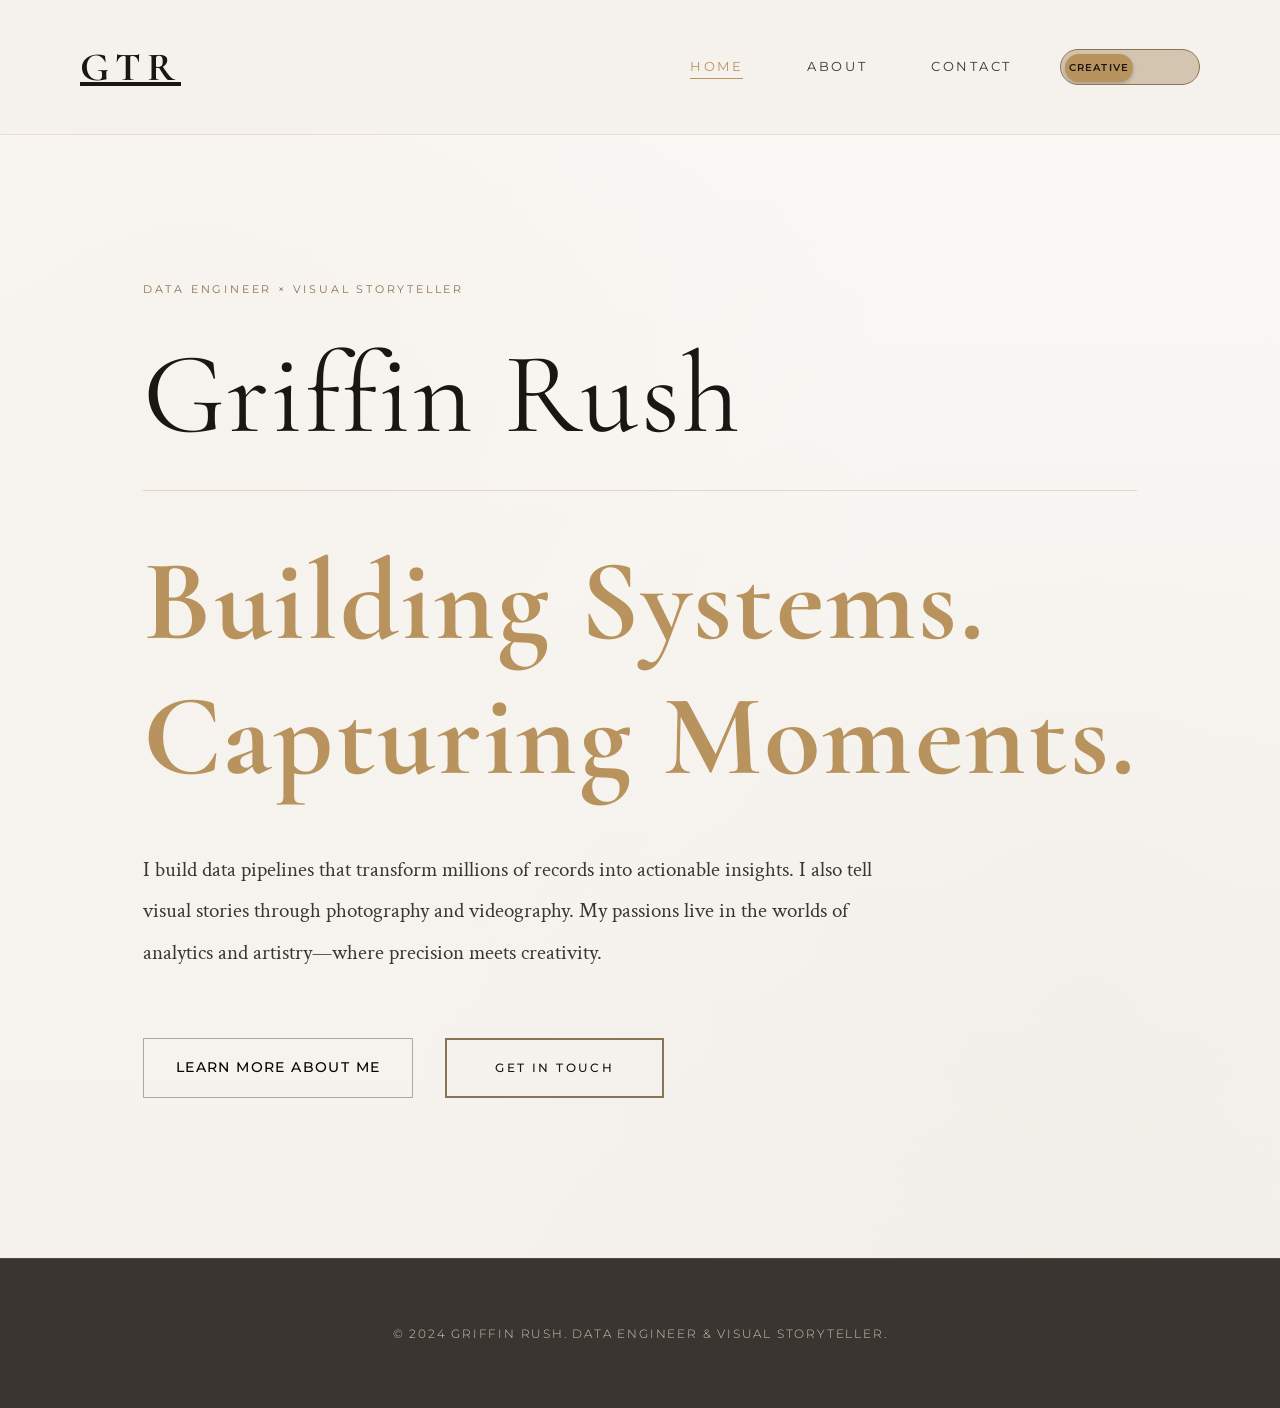
<file: index.html>
<!DOCTYPE html>
<html lang="en">
<head>
    <meta charset="UTF-8">
    <meta name="viewport" content="width=device-width, initial-scale=1.0">
    <title>Griffin Rush - Data Engineer & Visual Storyteller</title>
    <link href="https://fonts.googleapis.com/css2?family=Cormorant+Garamond:wght@300;400;500;600;700&family=Montserrat:wght@300;400;500;600&family=Crimson+Text:wght@400;600&family=JetBrains+Mono:wght@300;400;500;600&display=swap" rel="stylesheet">
    <link rel="stylesheet" href="styles.css">
</head>
<body>
    <!-- Navigation -->
    <nav>
        <div class="container">
            <a href="index.html" class="logo">GTR</a>
            <div class="nav-center">
                <ul class="nav-links">
                    <li><a href="index.html" class="active">Home</a></li>
                    <li><a href="about.html">About</a></li>
                    <li><a href="contact.html">Contact</a></li>
                </ul>
                <div class="theme-toggle">
                    <div class="toggle-switch" id="themeToggle">
                        <div class="toggle-slider">
                            <span class="toggle-text creative">Creative</span>
                            <span class="toggle-text technical">Technical</span>
                        </div>
                    </div>
                </div>
            </div>
        </div>
    </nav>

    <!-- Hero Section -->
    <section class="hero">
        <div class="hero-content">
            <div class="hero-label">Data Engineer × Visual Storyteller</div>
            <h1>
                <span class="name">Griffin Rush</span>
                <span class="highlight">Building Systems.</span>
                <span class="highlight">Capturing Moments.</span>
            </h1>
            <p class="hero-description">
                I build data pipelines that transform millions of records into actionable insights.
                I also tell visual stories through photography and videography.
                My passions live in the worlds of analytics and artistry—where precision meets creativity.
            </p>
            <div class="hero-cta">
                <a href="about.html" class="btn btn-primary">Learn More About Me</a>
                <a href="contact.html" class="btn btn-secondary">Get In Touch</a>
            </div>
        </div>
    </section>

    <!-- Footer -->
    <footer>
        <p>© 2024 Griffin Rush. Data Engineer & Visual Storyteller.</p>
    </footer>

    <script src="script.js"></script>
</body>
</html>
</file>
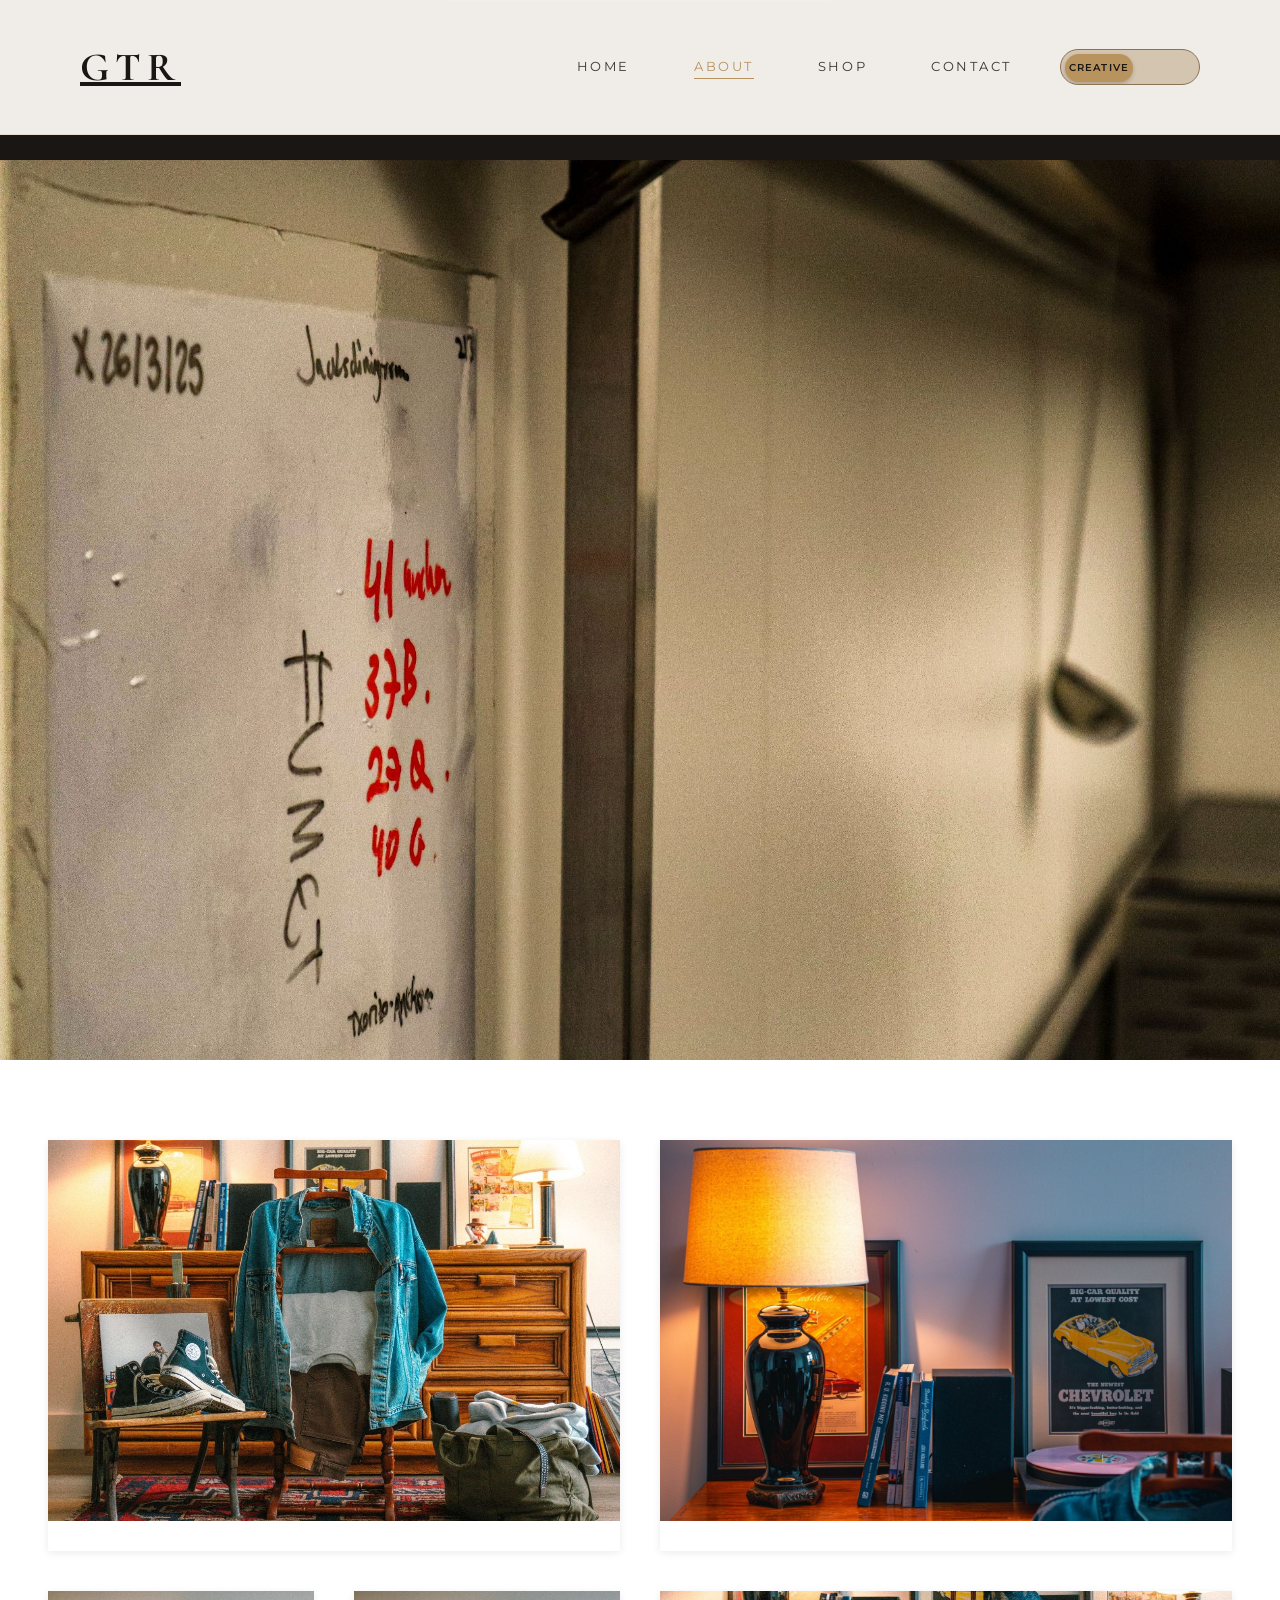
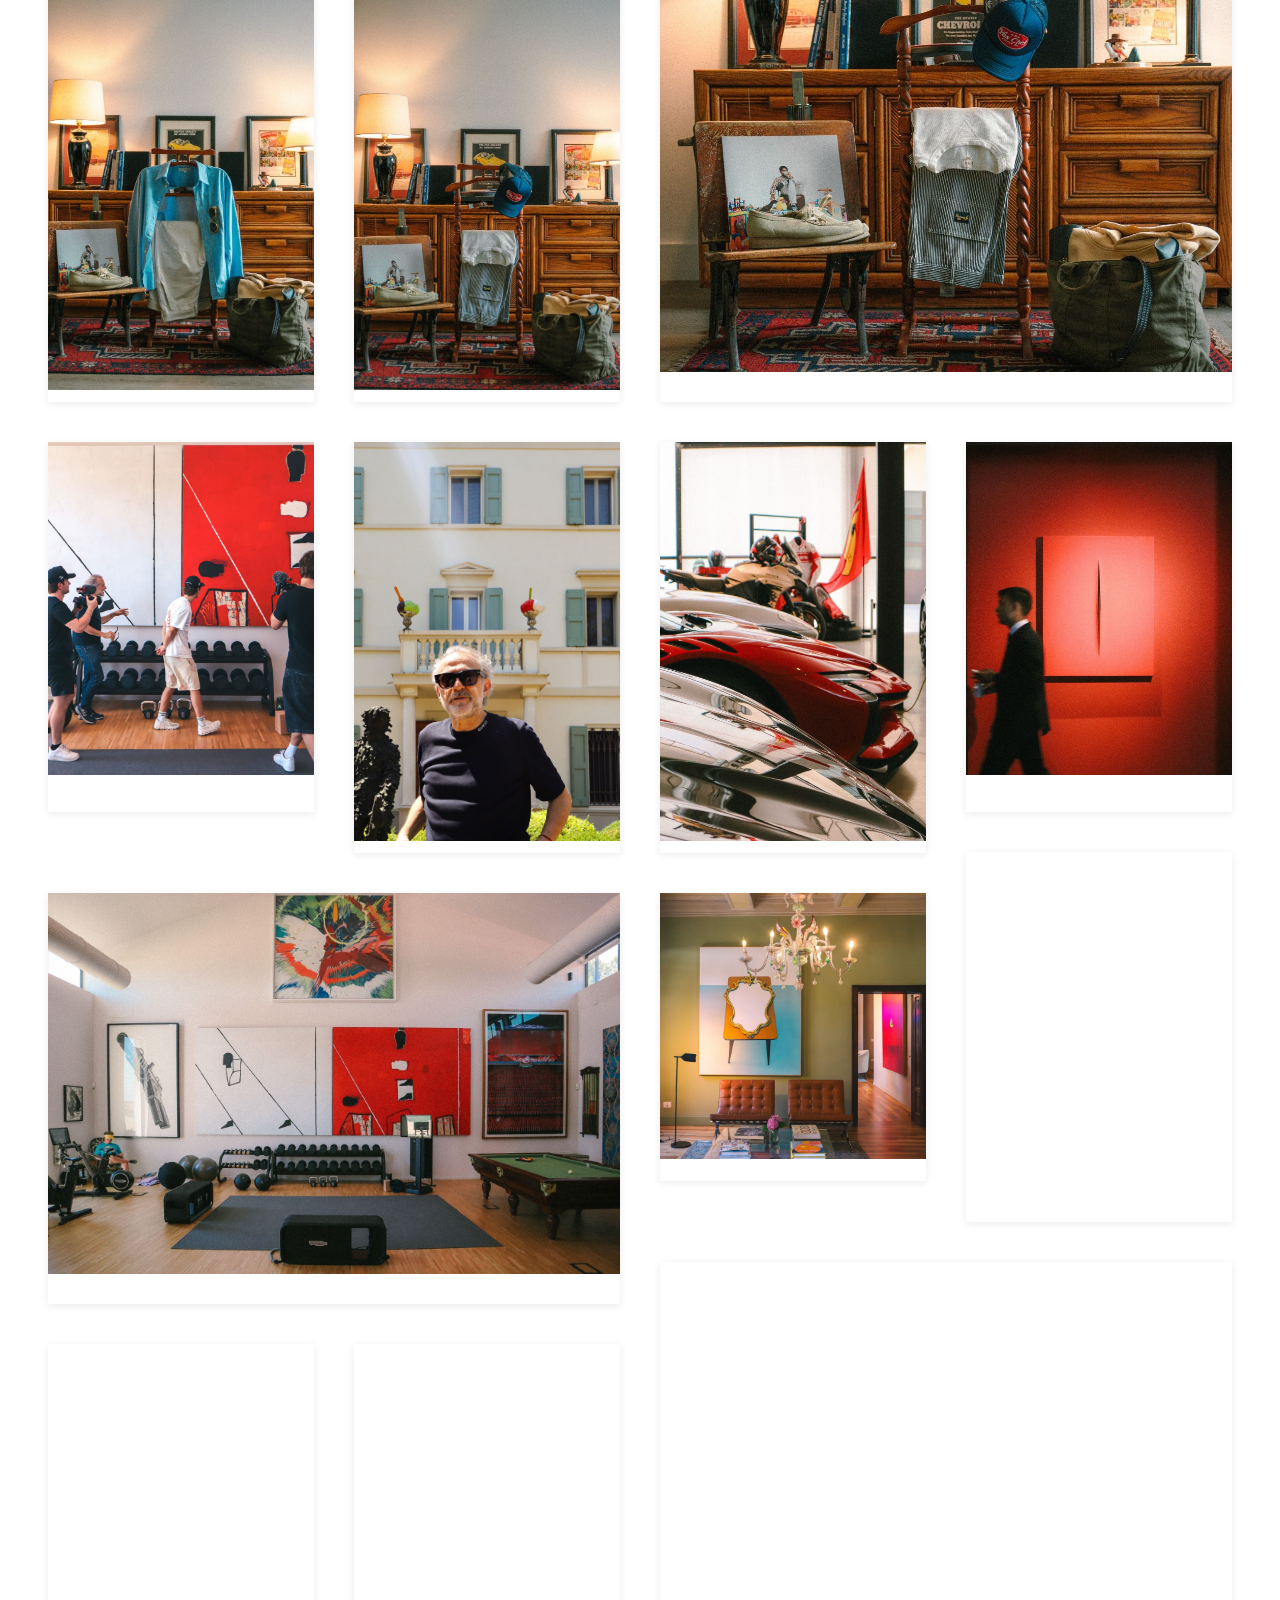
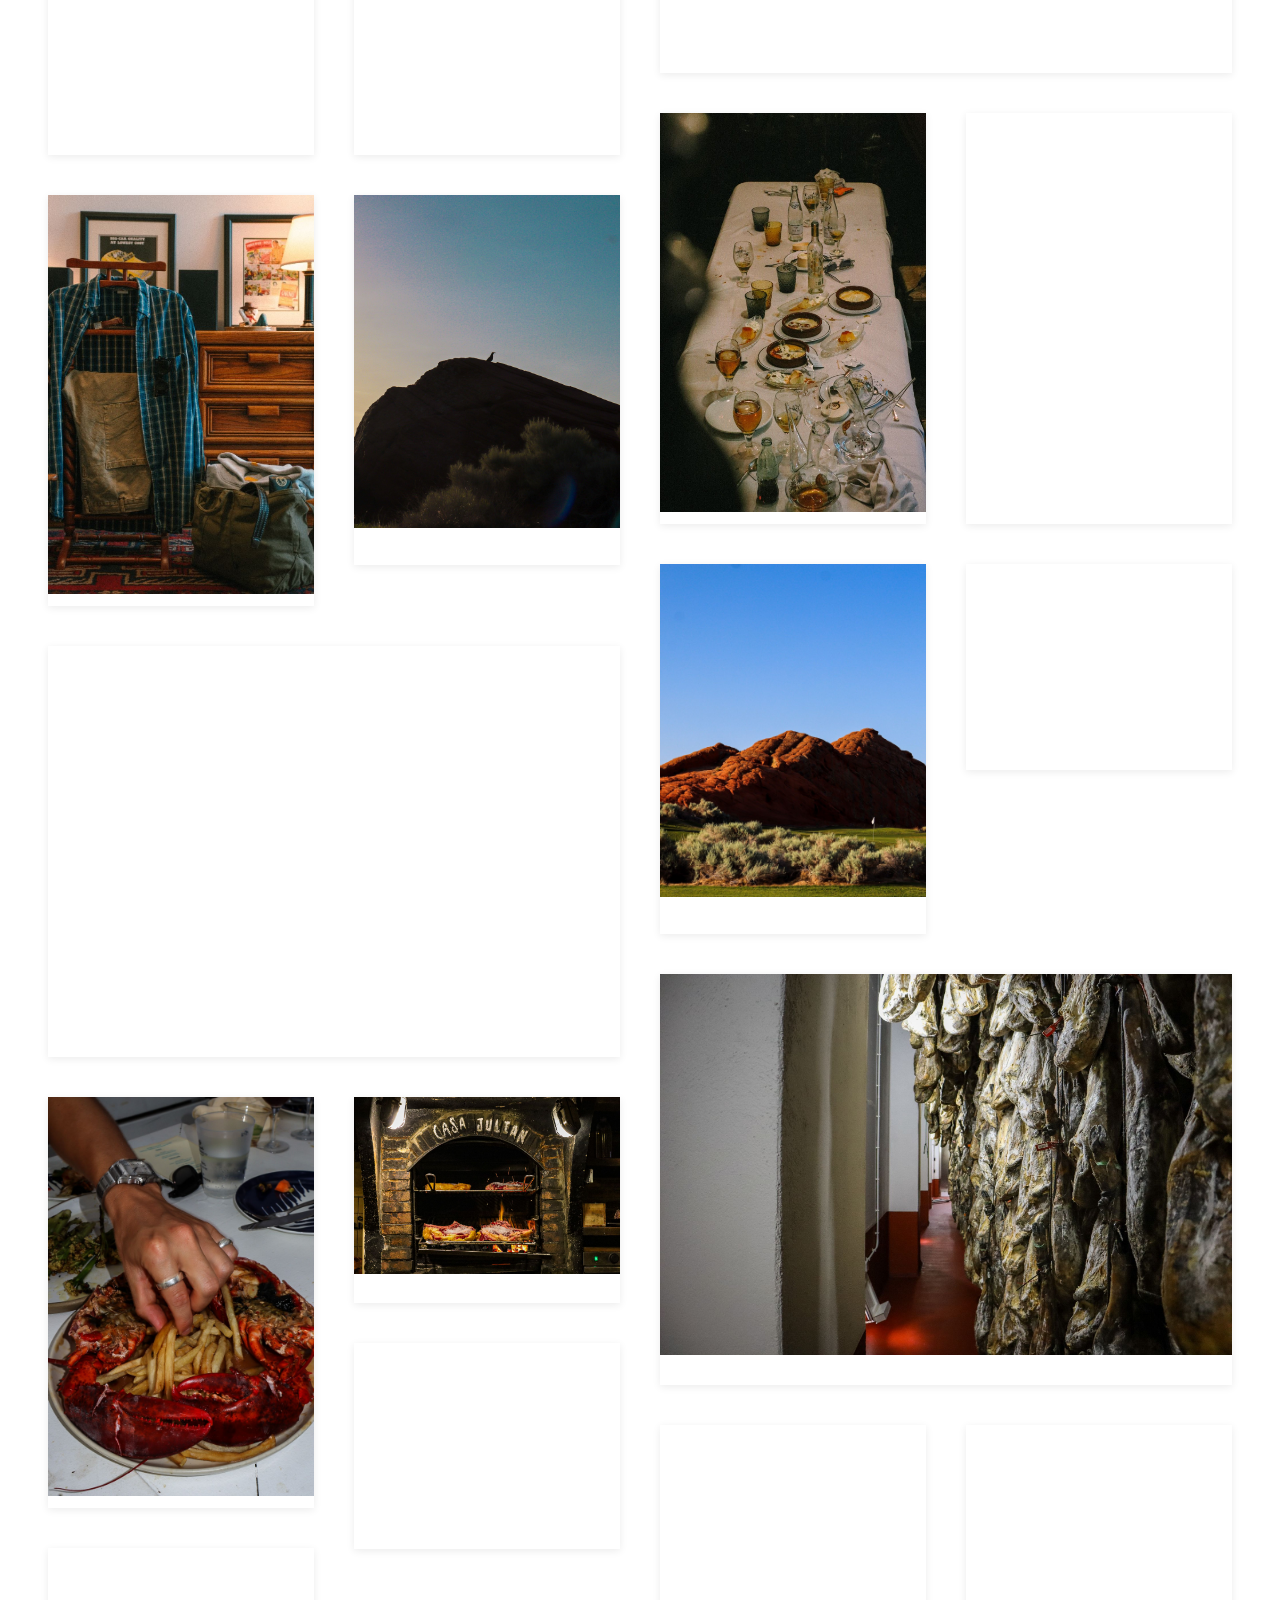
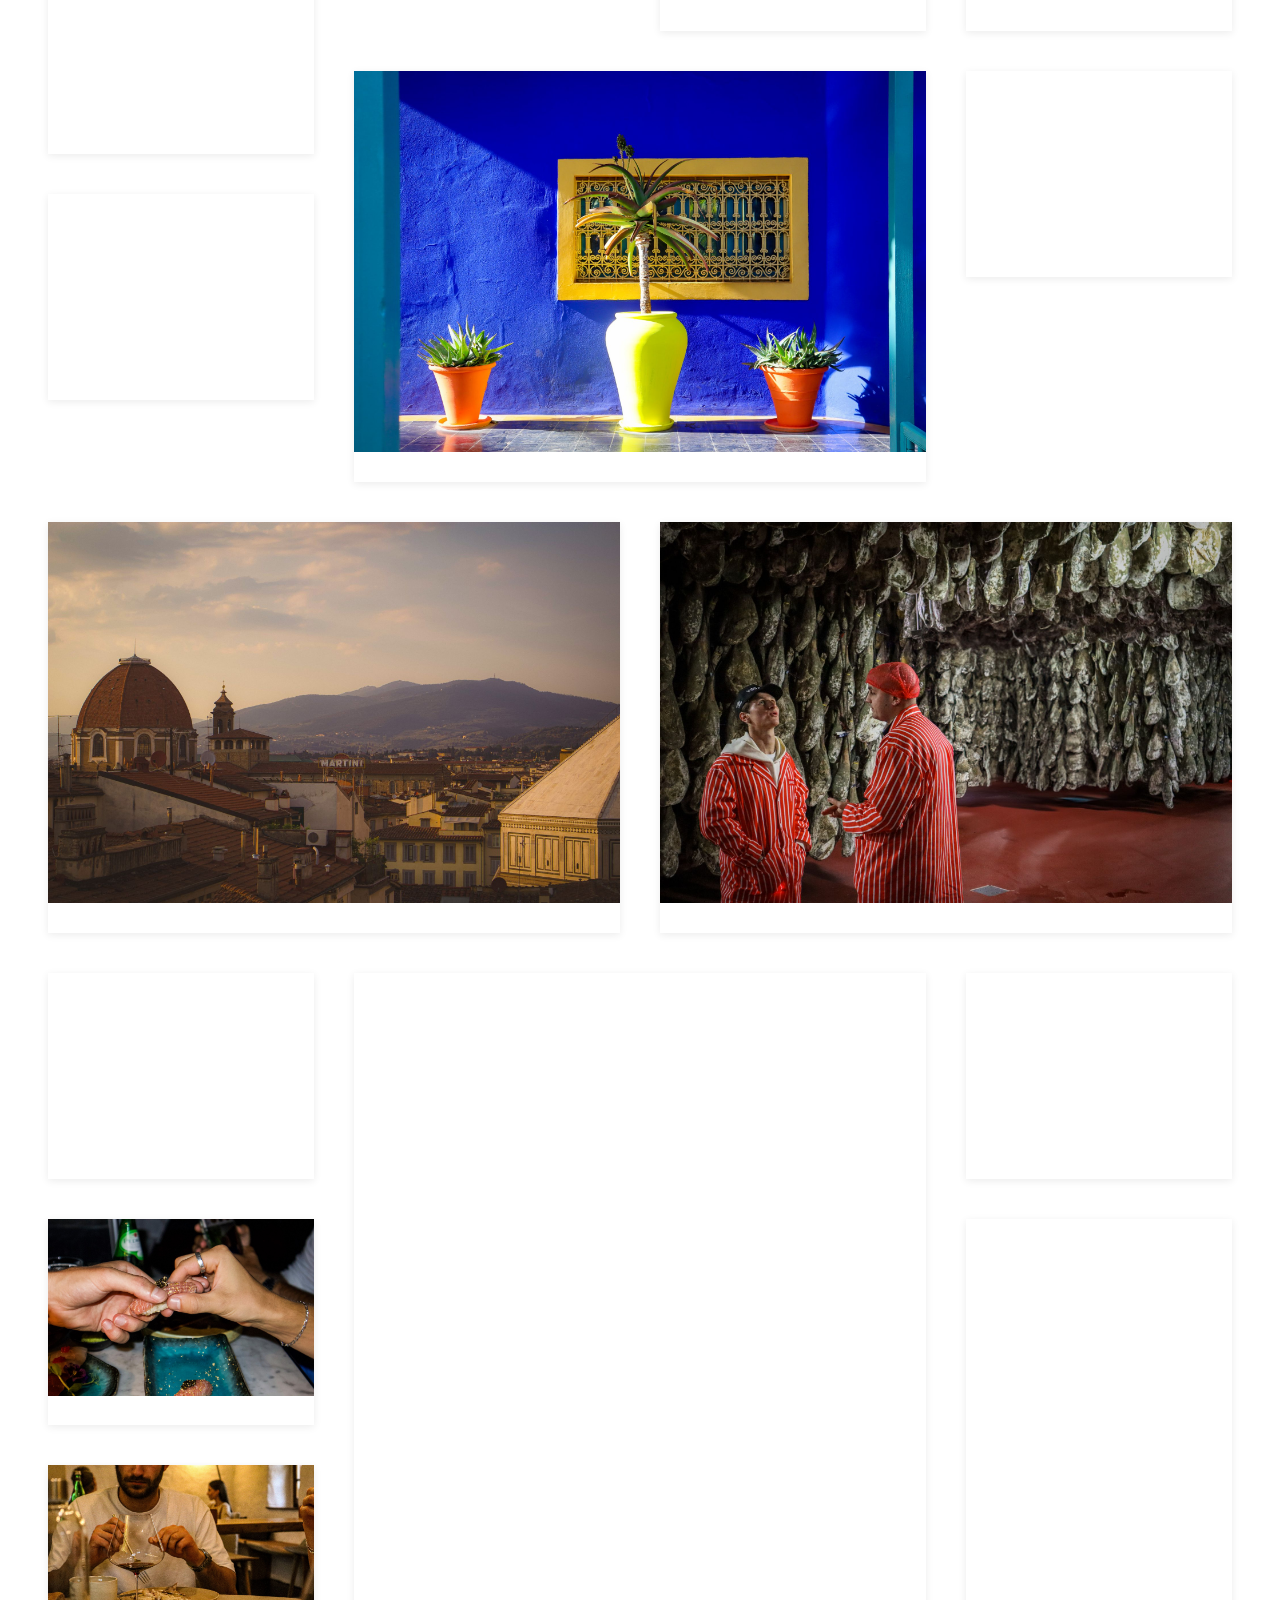
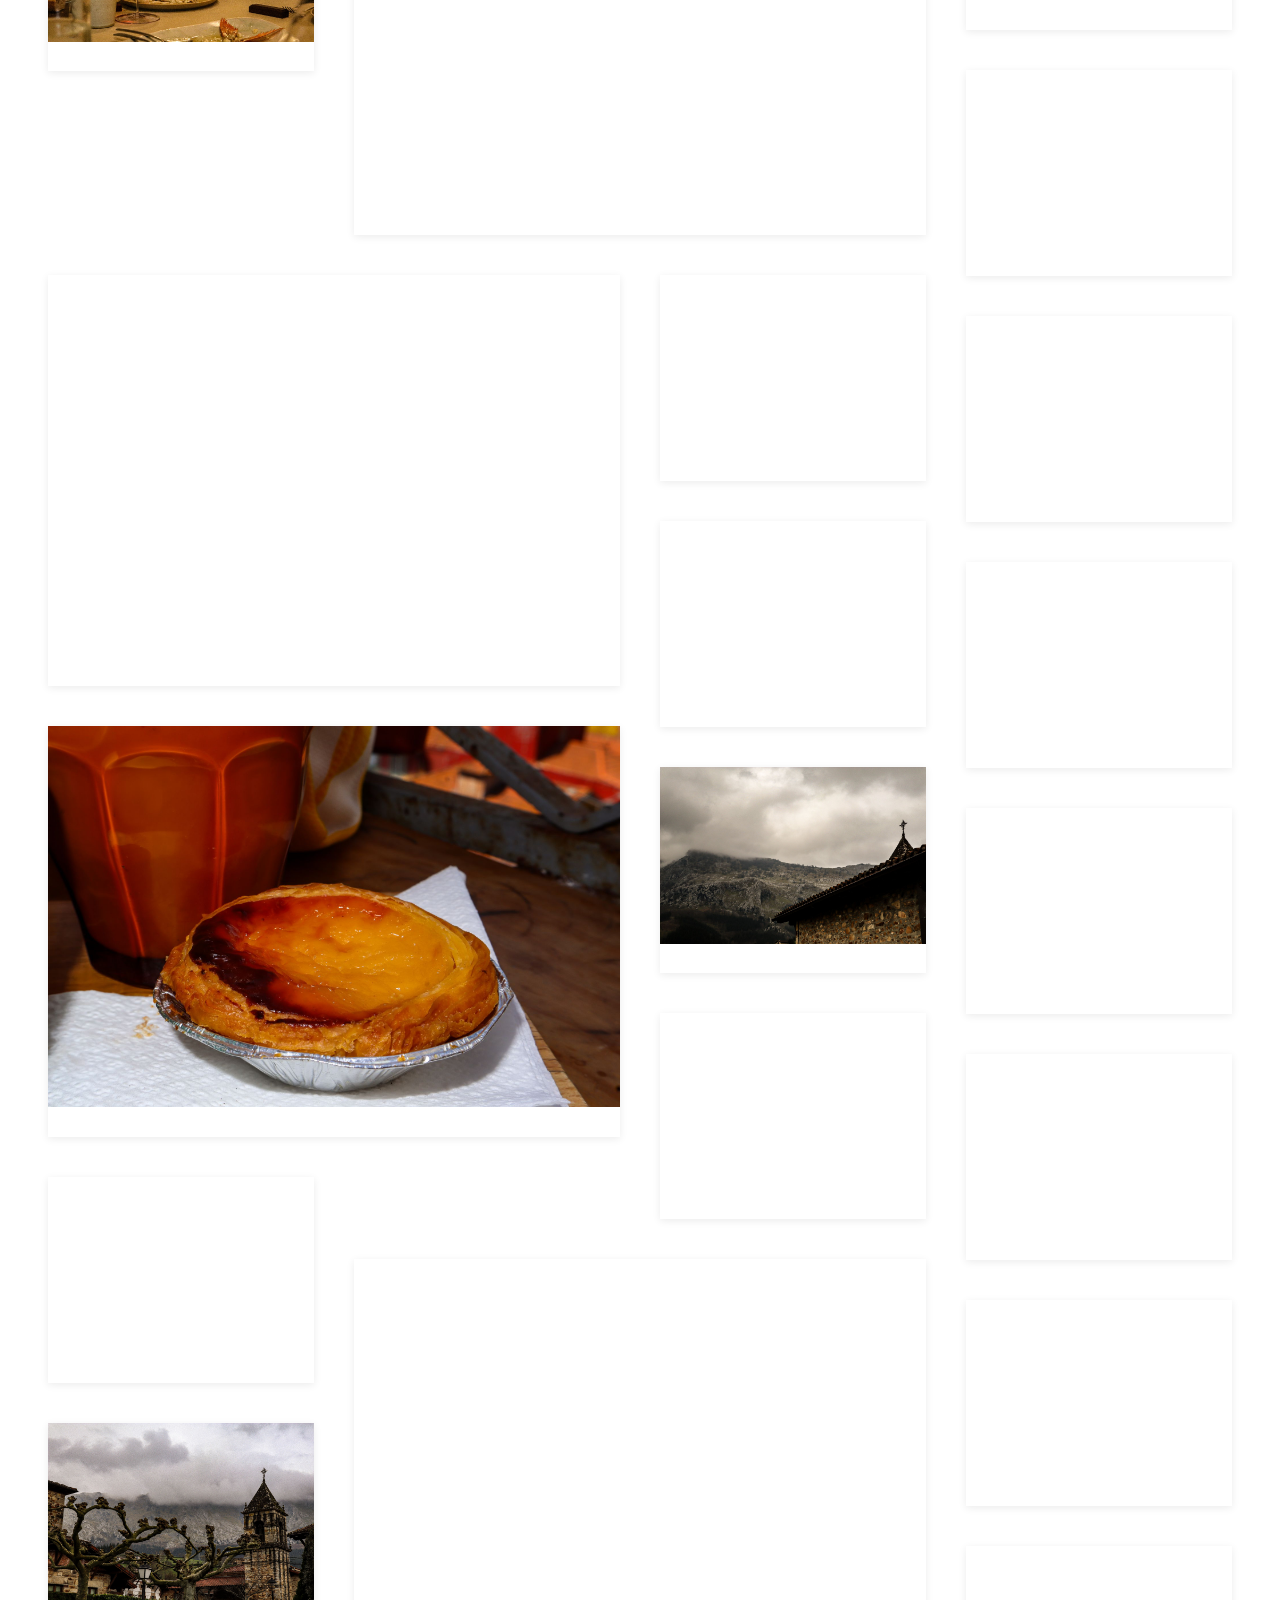
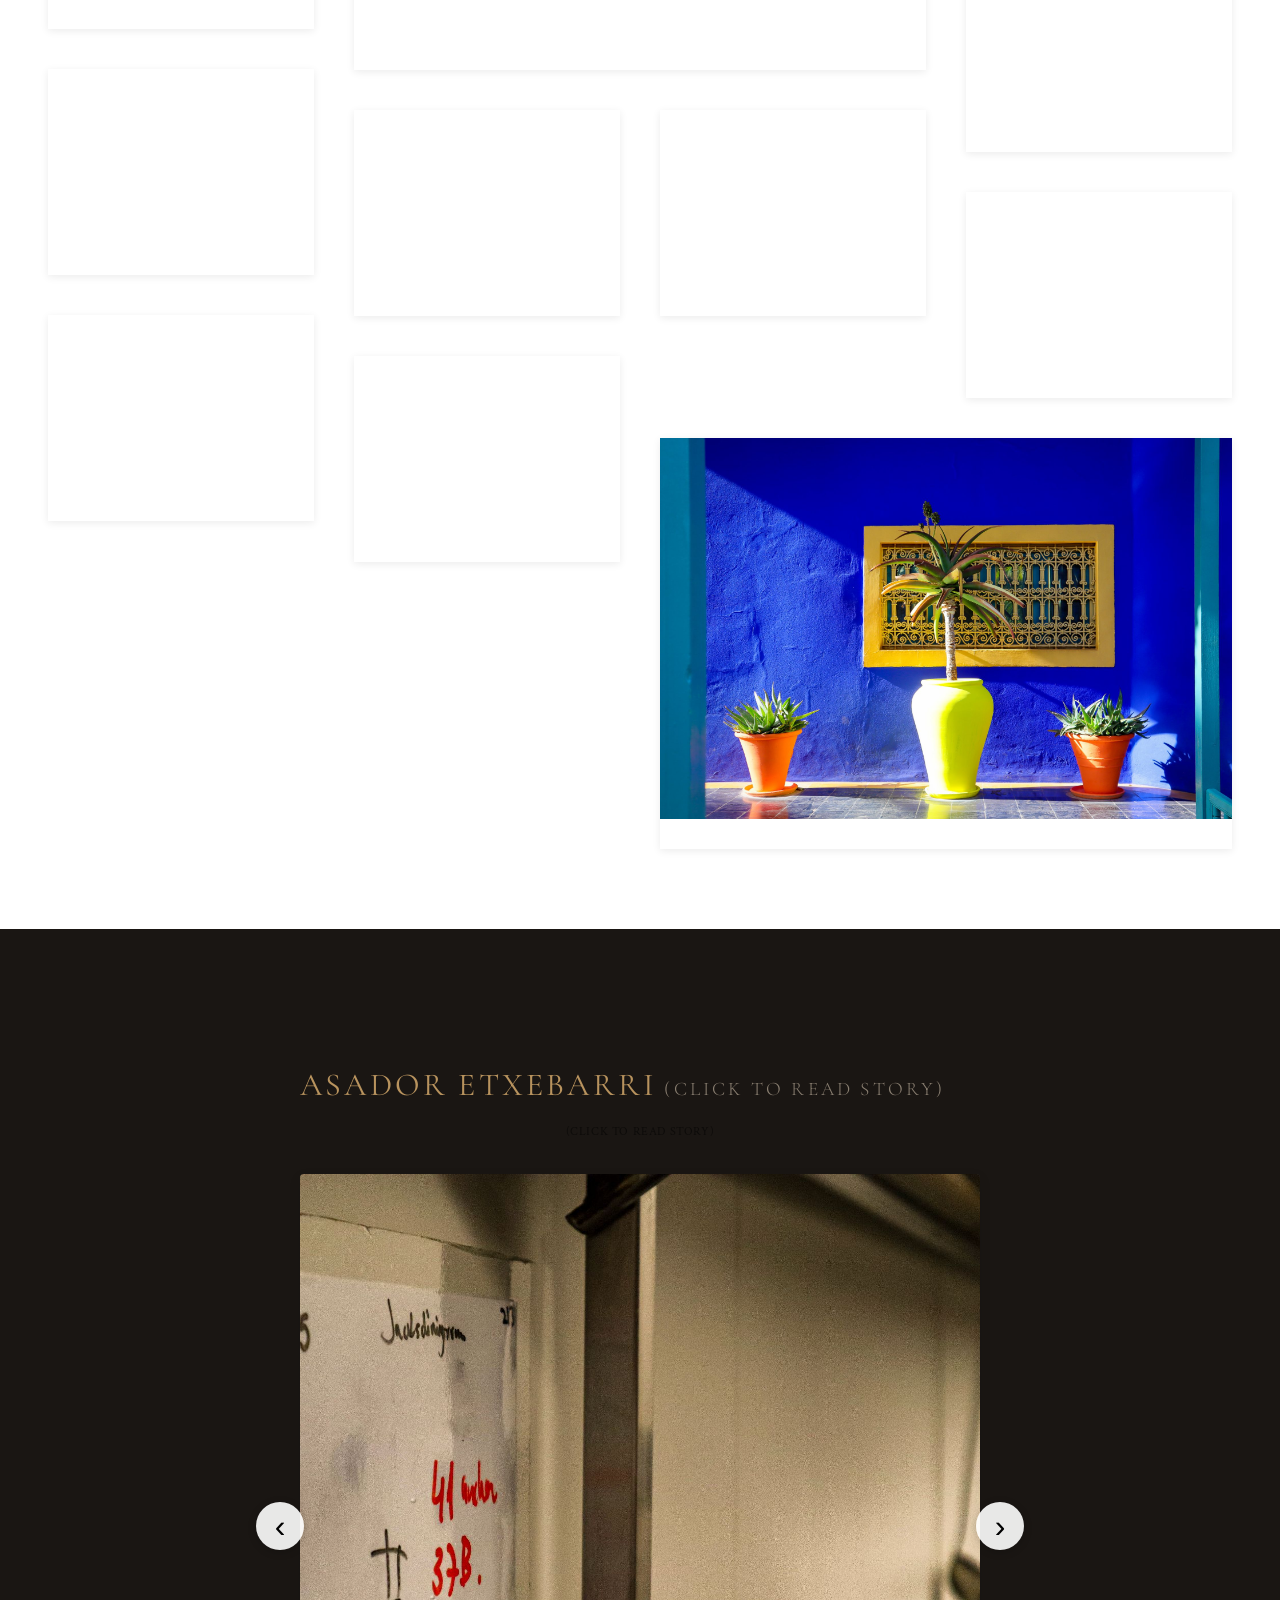
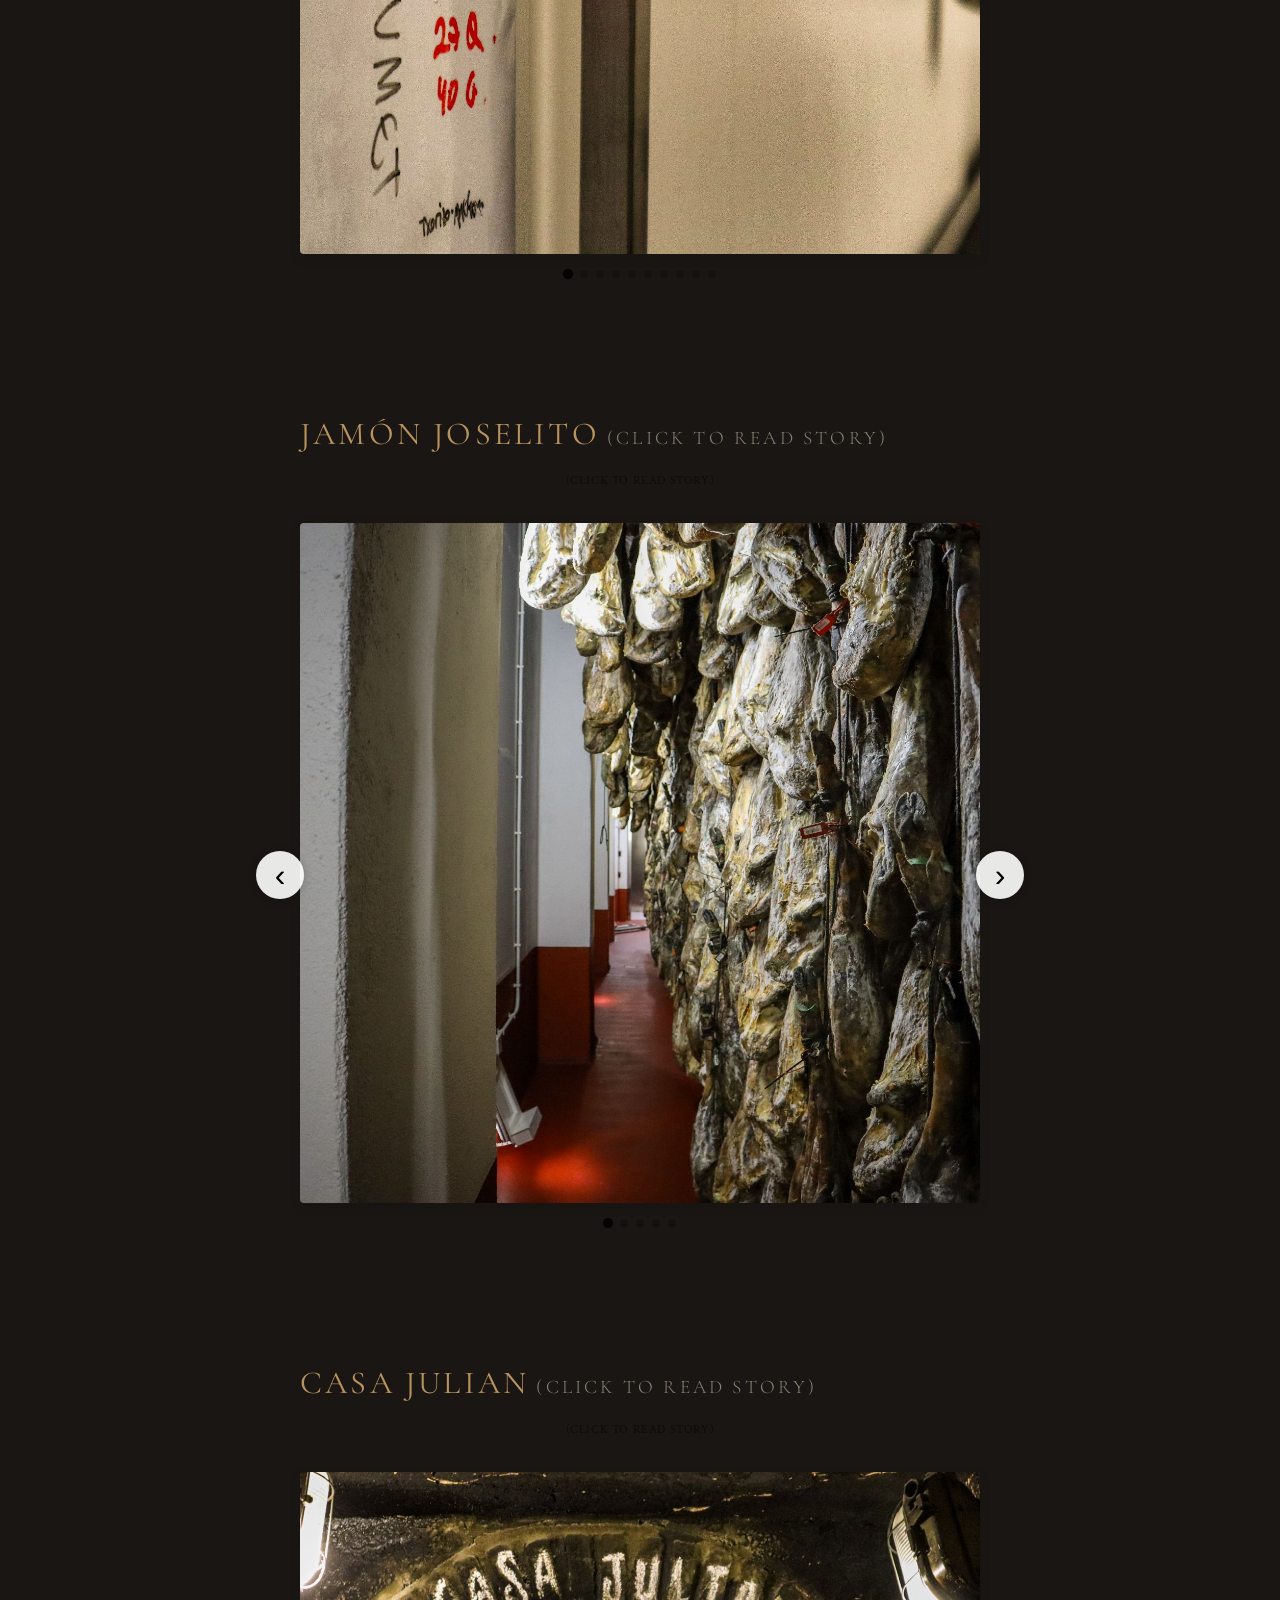
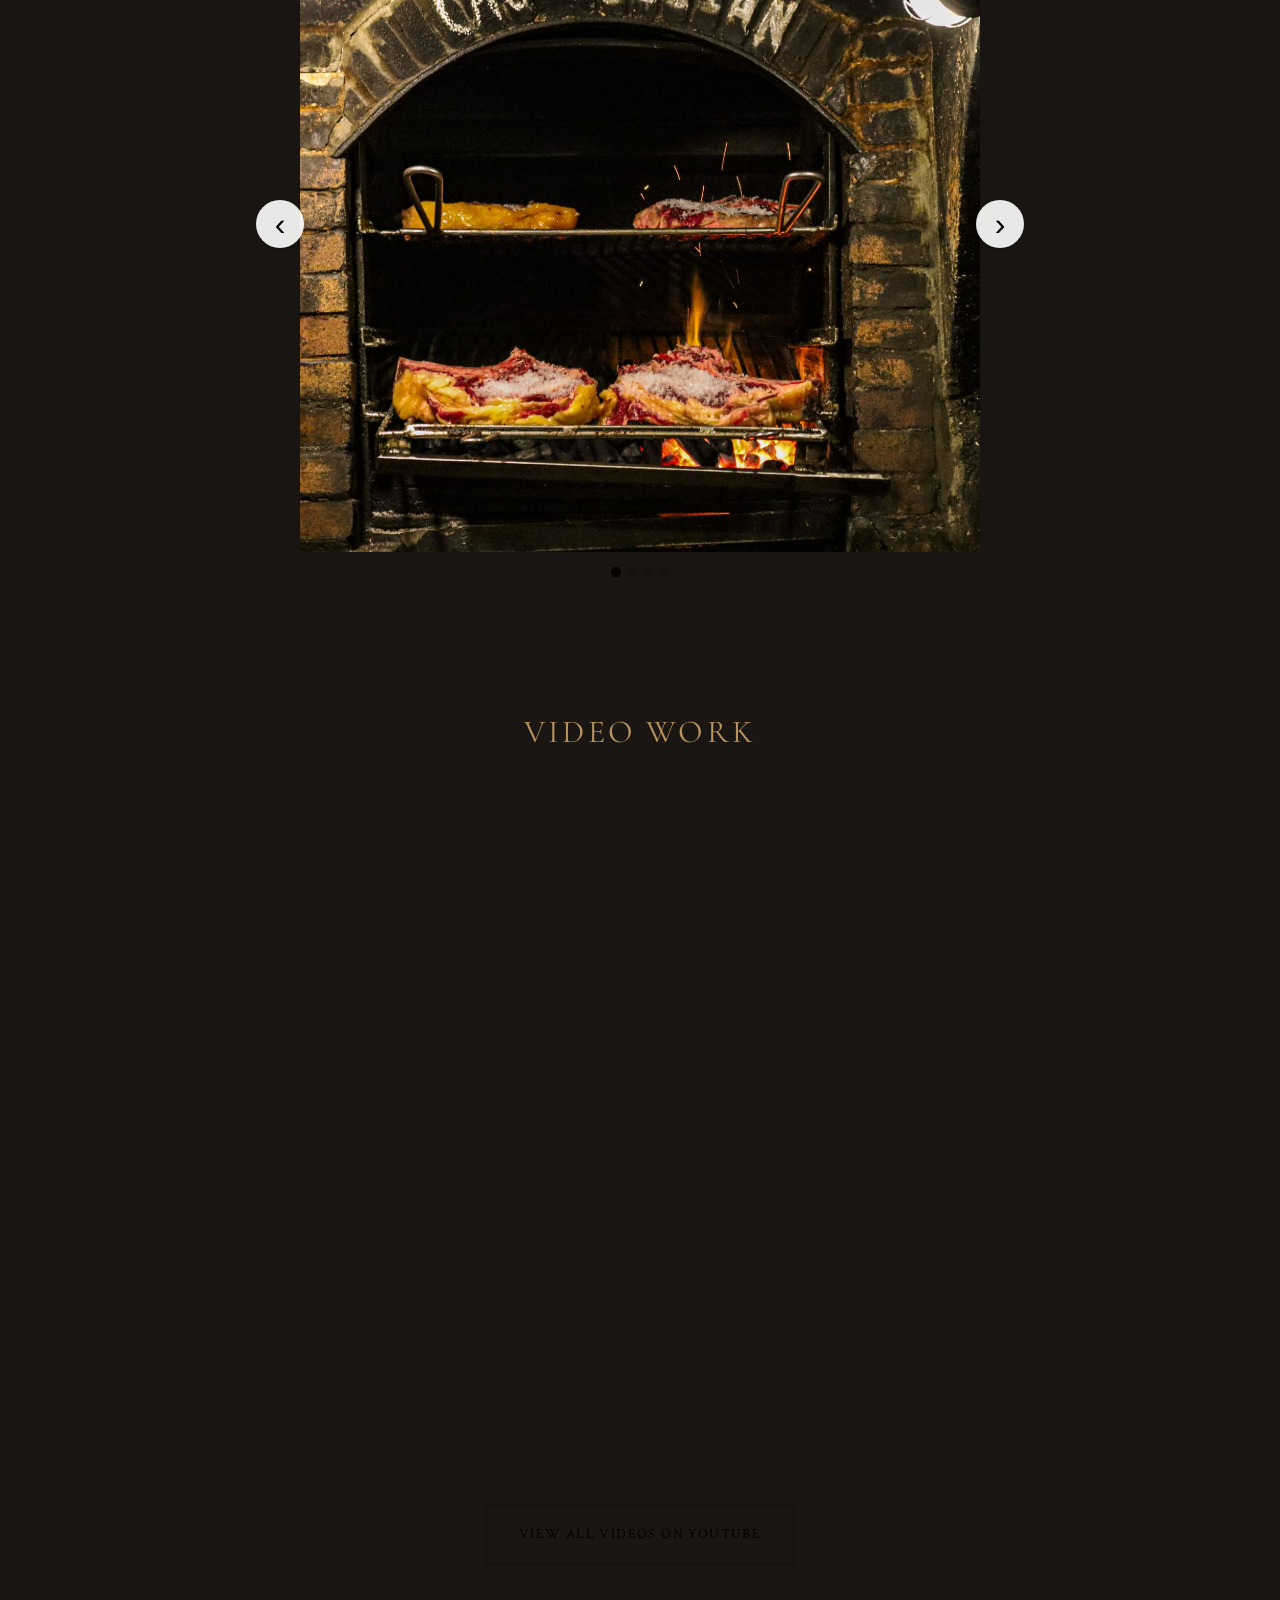
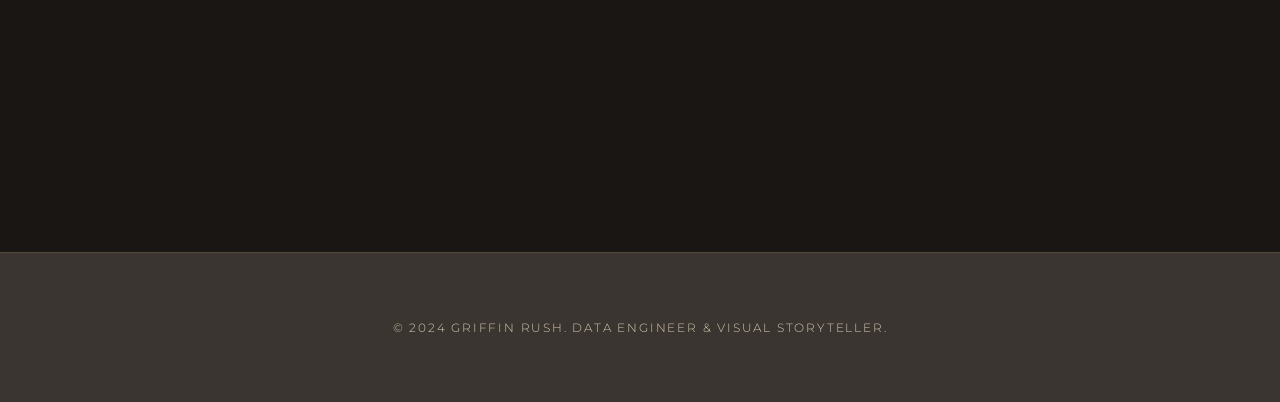
<file: about.html>
<!DOCTYPE html>
<html lang="en">
<head>
    <meta charset="UTF-8">
    <meta name="viewport" content="width=device-width, initial-scale=1.0">
    <title>About - Griffin Rush</title>
    <link href="https://fonts.googleapis.com/css2?family=Cormorant+Garamond:wght@300;400;500;600;700&family=Montserrat:wght@300;400;500;600&family=Crimson+Text:wght@400;600&family=JetBrains+Mono:wght@300;400;500;600&display=swap" rel="stylesheet">
    <link rel="stylesheet" href="styles.css">
</head>
<body>
    <!-- Navigation -->
    <nav>
        <div class="container">
            <a href="index.html" class="logo">GTR</a>
            <div class="nav-center">
                <ul class="nav-links">
                    <li><a href="index.html">Home</a></li>
                    <li><a href="about.html" class="active">About</a></li>
                    <li><a href="shop.html">Shop</a></li>
                    <li><a href="contact.html">Contact</a></li>
                </ul>
                <div class="theme-toggle">
                    <div class="toggle-switch" id="themeToggle">
                        <div class="toggle-slider">
                            <span class="toggle-text creative">Creative</span>
                            <span class="toggle-text technical">Technical</span>
                        </div>
                    </div>
                </div>
            </div>
        </div>
    </nav>

    <!-- Technical Content (Shows when Technical theme is active) -->
    <section class="technical-content theme-switchable">

        <div class="about-section">
            <div class="about-container">
                <div class="about-content">
                    <h2 class="about-title">About Me</h2>
                    <div class="about-text">
                        <p>
                            I'm a Data Engineer specializing in scalable cloud data solutions and AI-powered analytics platforms. My work centers on building production data pipelines, intelligent agents, and automated workflows that turn raw data into decisions.
                        </p>
                        <p>
                            I'm skilled in Python, SQL, PySpark, Azure Databricks, Unity Catalog, MLflow, and LangGraph, with deep expertise in modern data engineering practices — from architecting Delta Lake pipelines to orchestrating multi-agent systems for governed, natural-language analytics.
                        </p>
                    </div>
                    <div class="about-highlights">
                        <div class="highlight-item">
                            <div class="highlight-icon">🎓</div>
                            <div class="highlight-content">
                                <h3>Education</h3>
                                <p>B.S. Informatics, Indiana University - Bloomington</p>
                                <p class="highlight-detail">Minor in Business & Financial Literacy</p>
                            </div>
                        </div>
                        <div class="highlight-item">
                            <div class="highlight-icon">💼</div>
                            <div class="highlight-content">
                                <h3>Current Role</h3>
                                <p>Data Engineer - L6, General Motors</p>
                                <p class="highlight-detail">July 2021 - Present</p>
                            </div>
                        </div>
                        <div class="highlight-item">
                            <div class="highlight-icon">⚙️</div>
                            <div class="highlight-content">
                                <h3>Core Stack</h3>
                                <p>Python, SQL, PySpark, Azure Databricks</p>
                                <p class="highlight-detail">Unity Catalog · MLflow · LangGraph</p>
                            </div>
                        </div>
                    </div>
                </div>
            </div>
        </div>

        <div class="section-header">
            <div class="section-label">Career</div>
            <h2 class="section-title">Professional Experience</h2>
        </div>
        <div class="experience-grid">
            <div class="experience-card">
                <div class="experience-header">
                    <h3 class="experience-title">Data Engineer - L6</h3>
                    <span class="experience-date">July 2021 - Present</span>
                </div>
                <div class="experience-company">General Motors</div>
                <p class="experience-description">
                    Develop and maintain production data pipelines using PySpark, SQL, and Python to aggregate and transform data stored in Databricks Unity Catalog, supporting business intelligence and advanced analytics initiatives across marketing and business units. Architect scalable data solutions on Azure Databricks leveraging Delta Lake, Unity Catalog, and Spark to process and curate large-scale transactional and event data from disparate first- and third-party sources. Collaborate with cross-functional analytics, data science, and business teams in a matrixed environment to translate requirements into robust data products that enable self-service analytics and ML modeling. Champion continuous learning and knowledge sharing within the data engineering team by documenting best practices, conducting technical sessions, and staying current with emerging technologies and industry trends.
                </p>
                <div class="skills-tags">
                    <span class="skill-tag">PySpark</span>
                    <span class="skill-tag">SQL</span>
                    <span class="skill-tag">Python</span>
                    <span class="skill-tag">Azure Databricks</span>
                    <span class="skill-tag">Delta Lake</span>
                    <span class="skill-tag">Unity Catalog</span>
                </div>
            </div>
        </div>

        <div class="projects-section">
            <div class="section-header">
                <div class="section-label">Selected Work</div>
                <h2 class="section-title">Projects</h2>
            </div>

            <div class="project-card">
                <h3 class="project-title">Agentic Analytics Platform</h3>
                <ul class="project-details">
                    <li>Designed and deployed a multi-agent analytics platform integrating Databricks Genie, Unity Catalog, and custom LangGraph agents to enable governed natural-language querying of marketing datasets, campaign performance metrics, and experimentation results</li>
                    <li>Architected a custom LangGraph supervisor agent to orchestrate multiple specialized sub-agents, including vector search for semantic retrieval, externally-served agents (Genie) for structured experiment data, and in-code agents for dynamic code execution and programming assistance</li>
                    <li>Engineered robust prompt orchestration with system prompts and policy guardrails to ensure concise, grounded, and compliant responses while managing tool routing, SQL generation, and policy filters to map business questions to correct Delta tables and metrics</li>
                    <li>Deployed agent as an MLflow ResponsesAgent for seamless integration, version control, and end-to-end tracing of agent interactions and model performance</li>
                </ul>
            </div>

            <div class="project-card">
                <h3 class="project-title">Automated Template Processing & Dynamic Content Generation</h3>
                <ul class="project-details">
                    <li>Automated end-to-end deck generation that reads governed PowerPoint templates from Volumes, populates text and image placeholders from source tables, and writes polished outputs, eliminating manual deck assembly</li>
                    <li>Preserved brand-consistent formatting by copying font attributes during text replacement, ensuring professional visuals without rework</li>
                    <li>Built a reusable parameterized workflow, including widgets for template, table, filters, and output, that lets teams generate tailored presentations without code changes</li>
                    <li>Improved reliability with exception-safe image handling and text/table fallbacks, keeping runs and paragraphs valid and reducing failed outputs</li>
                </ul>
            </div>

            <div class="tech-categories">
                <div>
                    <h4 class="tech-category-title">Data Engineering Tools</h4>
                    <div class="skills-tags">
                        <span class="skill-tag">SQL</span>
                        <span class="skill-tag">Spark</span>
                        <span class="skill-tag">Databricks</span>
                        <span class="skill-tag">Hadoop</span>
                        <span class="skill-tag">Hive</span>
                        <span class="skill-tag">PowerBI</span>
                    </div>
                </div>
                <div>
                    <h4 class="tech-category-title">AI/ML Frameworks</h4>
                    <div class="skills-tags">
                        <span class="skill-tag">MLflow</span>
                        <span class="skill-tag">LangGraph</span>
                        <span class="skill-tag">Vector Search/RAG</span>
                    </div>
                </div>
                <div>
                    <h4 class="tech-category-title">Programming Languages</h4>
                    <div class="skills-tags">
                        <span class="skill-tag">Python</span>
                        <span class="skill-tag">Unix Shell Scripting</span>
                    </div>
                </div>
                <div>
                    <h4 class="tech-category-title">Cloud/Big Data Technologies</h4>
                    <div class="skills-tags">
                        <span class="skill-tag">Azure</span>
                    </div>
                </div>
            </div>
        </div>
    </section>


    <!-- Creative Content (Shows when Creative theme is active) -->
    <section class="creative-content theme-switchable">

        <!-- Hero Image Section -->
        <div class="hero-image-fullscreen">
            <img src="IMG_4841-2.jpg" alt="Etxebarri Landscape">
        </div>

        <!-- Mixed Image Grid -->
        <div class="image-grid-container">
            <div class="image-grid">

                <!-- New Photos -->
                <div class="grid-item grid-wide">
                    <img src="travel-pack-denim.jpg" alt="Denim jacket and packed bag styled on a vintage dresser" loading="lazy" decoding="async">
                </div>
                <div class="grid-item grid-wide">
                    <img src="vintage-lamp-books.jpg" alt="Vintage lamp, books, and framed car ads on a dresser" loading="lazy" decoding="async">
                </div>
                <div class="grid-item">
                    <img src="travel-pack-blue-shirt.jpg" alt="Blue shirt and packed bag styled on a vintage dresser" loading="lazy" decoding="async">
                </div>
                <div class="grid-item">
                    <img src="travel-pack-hat.jpg" alt="Striped pants and trucker hat styled on a vintage dresser" loading="lazy" decoding="async">
                </div>
                <div class="grid-item grid-wide">
                    <img src="travel-pack-wide.jpg" alt="Wide view of clothes and packed bag styled on a vintage dresser" loading="lazy" decoding="async">
                </div>
                <div class="grid-item">
                    <img src="film-shoot-gallery.jpg" alt="Film crew shooting in a home gallery with abstract paintings" loading="lazy" decoding="async">
                </div>
                <div class="grid-item">
                    <img src="villa-portrait.jpg" alt="Portrait in front of an Italian villa with sculptures" loading="lazy" decoding="async">
                </div>
                <div class="grid-item">
                    <img src="car-collection-closeup.jpg" alt="Close-up of a red sports car and motorcycles in a showroom" loading="lazy" decoding="async">
                </div>
                <div class="grid-item grid-wide">
                    <img src="art-gym-room.jpg" alt="Home gym with modern art and a pool table" loading="lazy" decoding="async">
                </div>
                <div class="grid-item">
                    <img src="red-gallery-walk.jpg" alt="Man walking past a red slashed canvas artwork" loading="lazy" decoding="async">
                </div>
                <div class="grid-item">
                    <img src="orange-window-plants.jpg" alt="Barred window with potted plants on an orange building" loading="lazy" decoding="async">
                </div>
                <div class="grid-item">
                    <img src="chandelier-room.jpg" alt="Living room with chandelier and framed art" loading="lazy" decoding="async">
                </div>
                <div class="grid-item grid-wide">
                    <img src="vintage-stereo-room.jpg" alt="Room with vintage stereo speakers and reel-to-reel player" loading="lazy" decoding="async">
                </div>
                <div class="grid-item">
                    <img src="tennis-court-fence.jpg" alt="Tennis court seen through a chain-link fence" loading="lazy" decoding="async">
                </div>
                <div class="grid-item">
                    <img src="car-motorcycle-gallery.jpg" alt="Gallery with vintage Ferrari and Ducati motorcycles" loading="lazy" decoding="async">
                </div>
                <div class="grid-item">
                    <img src="tapas-table.jpg" alt="Tapas table after dinner" loading="lazy" decoding="async">
                </div>
                <div class="grid-item">
                    <img src="kitchen-chefs.jpg" alt="Chefs working the kitchen line" loading="lazy" decoding="async">
                </div>
                <div class="grid-item">
                    <img src="travel-pack.jpg" alt="Travel bag and clothes packed for a trip" loading="lazy" decoding="async">
                </div>
                <div class="grid-item">
                    <img src="desert-boulder-bird.jpg" alt="Bird silhouette on a desert boulder at dusk" loading="lazy" decoding="async">
                </div>
                <div class="grid-item">
                    <img src="red-rock-golf.jpg" alt="Red rock formation behind a golf course green" loading="lazy" decoding="async">
                </div>

                <!-- Row 1 -->
                <div class="grid-item grid-wide">
                    <img src="IMG_6227.jpg" alt="Porto orange building" loading="lazy" decoding="async">
                </div>
                <div class="grid-item">
                    <img src="IMG_1067.jpg" alt="Florence Duomo" loading="lazy" decoding="async">
                </div>
                <div class="grid-item grid-wide">
                    <img src="IMG_4324.jpg" alt="Joselito cellar" loading="lazy" decoding="async">
                </div>
                <div class="grid-item">
                    <img src="IMG_5918.jpg" alt="Lobster feast" loading="lazy" decoding="async">
                </div>

                <!-- Row 2 -->
                <div class="grid-item ">
                    <img src="CJ.jpg" alt="Casa Julian grill" loading="lazy" decoding="async">
                </div>
                <!-- Florence tall continues from row 1 -->
                <div class="grid-item ">
                    <img src="IMG_3367.jpg" alt="Hot air balloon" loading="lazy" decoding="async">
                </div>
                <div class="grid-item">
                    <img src="IMG_4051.jpg" alt="Hawaii palms" loading="lazy" decoding="async">
                </div>

                <!-- Row 3 -->
                <div class="grid-item ">
                    <img src="IMG_6233.jpg" alt="Porto Douro River" loading="lazy" decoding="async">
                </div>
                <div class="grid-item">
                    <img src="IMG_4594.jpg" alt="Casa Julian detail" loading="lazy" decoding="async">
                </div>
                <div class="grid-item grid-wide">
                    <img src="IMG_2944.jpg" alt="Colorful courtyard" loading="lazy" decoding="async">
                </div>

                <!-- Row 4 -->
                <div class="grid-item">
                    <img src="IMG_4748.jpg" alt="Etxebarri seafood" loading="lazy" decoding="async">
                </div>
                <!-- Casa Julian tall continues -->
                <div class="grid-item">
                    <img src="IMG_3866.jpg" alt="Madrid street art" loading="lazy" decoding="async">
                </div>
                <div class="grid-item grid-wide">
                    <img src="IMG_1126.jpg" alt="Florence skyline" loading="lazy" decoding="async">
                </div>

                <!-- Row 5 -->
                <div class="grid-item grid-wide">
                    <img src="IMG_4342.jpg" alt="Joselito artisans" loading="lazy" decoding="async">
                </div>
                <div class="grid-item ">
                    <img src="IMG_4862.jpg" alt="Basque landscape" loading="lazy" decoding="async">
                </div>
                <div class="grid-item grid-wide">
                    <img src="IMG_4706.jpg" alt="Spanish architecture" loading="lazy" decoding="async">
                </div>

                <!-- Row 6 -->
                <div class="grid-item">
                    <img src="IMG_1116.jpg" alt="Florence cathedral detail" loading="lazy" decoding="async">
                </div>
                <div class="grid-item">
                    <img src="IMG_2021.jpg" alt="Gold leaf dining" loading="lazy" decoding="async">
                </div>
                <div class="grid-item grid-wide">
                    <img src="IMG_4822.jpg" alt="Etxebarri village" loading="lazy" decoding="async">
                </div>
                <div class="grid-item">
                    <img src="IMG_5976.jpg" alt="Dom Perignon" loading="lazy" decoding="async">
                </div>

                <!-- Row 7 -->
                <!-- Florence cathedral continues -->
                <div class="grid-item">
                    <img src="IMG_4749.jpg" alt="Etxebarri moment" loading="lazy" decoding="async">
                </div>
                <div class="grid-item ">
                    <img src="IMG_3616.jpg" alt="Luxembourg Gardens" loading="lazy" decoding="async">
                </div>
                <div class="grid-item">
                    <img src="IMG_4604.jpg" alt="Casa Julian atmosphere" loading="lazy" decoding="async">
                </div>

                <!-- Row 8 -->
                <div class="grid-item">
                    <img src="IMG_4376.jpg" alt="Joselito aging" loading="lazy" decoding="async">
                </div>
                <div class="grid-item ">
                    <img src="IMG_4795.jpg" alt="Etxebarri cut" loading="lazy" decoding="async">
                </div>
                <div class="grid-item ">
                    <img src="IMG_1044.jpg" alt="Florence alley" loading="lazy" decoding="async">
                </div>

                <!-- Row 9 -->
                <div class="grid-item grid-wide">
                    <img src="IMG_6237.jpg" alt="Porto pastéis" loading="lazy" decoding="async">
                </div>
                <div class="grid-item">
                    <img src="IMG_4863.jpg" alt="Etxebarri chapel" loading="lazy" decoding="async">
                </div>
                <div class="grid-item">
                    <img src="IMG_4359.jpg" alt="Joselito hanging" loading="lazy" decoding="async">
                </div>
                <div class="grid-item">
                    <img src="IMG_2643.jpg" alt="Atlas mountains" loading="lazy" decoding="async">
                </div>

                <!-- Row 10 -->
                <div class="grid-item">
                    <img src="jim_CG-12.jpg" alt="Joselito collection" loading="lazy" decoding="async">
                </div>
                <!-- Chapel continues -->
                <div class="grid-item">
                    <img src="IMG_4714.jpg" alt="Etxebarri bar" loading="lazy" decoding="async">
                </div>
                <div class="grid-item grid-wide">
                    <img src="IMG_3846.jpg" alt="Wine cellar" loading="lazy" decoding="async">
                </div>

                <!-- Row 11 -->
                <div class="grid-item ">
                    <img src="IMG_4043.jpg" alt="Hawaii caddie" loading="lazy" decoding="async">
                </div>
                <div class="grid-item">
                    <img src="IMG_4711.jpg" alt="Etxebarri bell tower" loading="lazy" decoding="async">
                </div>
                <div class="grid-item">
                    <img src="IMG_6262.jpg" alt="Porto waterfront" loading="lazy" decoding="async">
                </div>

                <!-- Row 12 -->
                <div class="grid-item">
                    <img src="IMG_4812.jpg" alt="Etxebarri behind scenes" loading="lazy" decoding="async">
                </div>
                <div class="grid-item">
                    <img src="CJ-1.jpg" alt="Casa Julian presentation" loading="lazy" decoding="async">
                </div>
                <div class="grid-item">
                    <img src="IMG_4013.jpg" alt="Ocean golf" loading="lazy" decoding="async">
                </div>
                <div class="grid-item">
                    <img src="IMG_3347.jpg" alt="Desert sunset" loading="lazy" decoding="async">
                </div>

                <!-- Row 13 -->
                <div class="grid-item">
                    <img src="IMG_4614.jpg" alt="Casa Julian fire" loading="lazy" decoding="async">
                </div>
                <div class="grid-item">
                    <img src="IMG_1067.jpg" alt="Duomo sunset" loading="lazy" decoding="async">
                </div>
                <!-- Ocean golf continues -->
                <div class="grid-item grid-wide">
                    <img src="IMG_2944.jpg" alt="Blue courtyard" loading="lazy" decoding="async">
                </div>

            </div>
        </div>


        <!-- Project Carousel Sections -->

        <!-- Asador Etxebarri Section -->
        <div class="etxebarri-section carousel-section">
            <a href="etxebarri.html" class="gallery-section-title-link">
                <h3 class="gallery-section-title">Asador Etxebarri</h3>
            </a>
            <div class="carousel-container">
                <button class="carousel-btn carousel-prev" data-carousel="etxebarri" aria-label="Previous">‹</button>
                <div class="carousel-track-container">
                    <div class="carousel-track" data-carousel="etxebarri">
                        <div class="carousel-slide">
                            <img src="IMG_4841-2.jpg" alt="Cellar Chronicles" class="carousel-image" loading="lazy" decoding="async">
                            <div class="carousel-caption">
                                <h3 class="carousel-title">Cellar Chronicles</h3>
                                <p class="carousel-type">Photography</p>
                            </div>
                        </div>
                        <div class="carousel-slide">
                            <img src="IMG_4862.jpg" alt="Basque Landscape" class="carousel-image" loading="lazy" decoding="async">
                            <div class="carousel-caption">
                                <h3 class="carousel-title">Basque Landscape</h3>
                                <p class="carousel-type">Photography</p>
                            </div>
                        </div>
                        <div class="carousel-slide">
                            <img src="IMG_4822.jpg" alt="Master at Work" class="carousel-image" loading="lazy" decoding="async">
                            <div class="carousel-caption">
                                <h3 class="carousel-title">Master at Work</h3>
                                <p class="carousel-type">Photography</p>
                            </div>
                        </div>
                        <div class="carousel-slide">
                            <img src="IMG_4863.jpg" alt="Mountain Chapel" class="carousel-image" loading="lazy" decoding="async">
                            <div class="carousel-caption">
                                <h3 class="carousel-title">Mountain Chapel</h3>
                                <p class="carousel-type">Photography</p>
                            </div>
                        </div>
                        <div class="carousel-slide">
                            <img src="IMG_4795.jpg" alt="The Perfect Cut" class="carousel-image" loading="lazy" decoding="async">
                            <div class="carousel-caption">
                                <h3 class="carousel-title">The Perfect Cut</h3>
                                <p class="carousel-type">Photography</p>
                            </div>
                        </div>
                        <div class="carousel-slide">
                            <img src="IMG_4748.jpg" alt="Seafood Artistry" class="carousel-image" loading="lazy" decoding="async">
                            <div class="carousel-caption">
                                <h3 class="carousel-title">Seafood Artistry</h3>
                                <p class="carousel-type">Photography</p>
                            </div>
                        </div>
                        <div class="carousel-slide">
                            <img src="IMG_4714.jpg" alt="Etxebarri Bar" class="carousel-image" loading="lazy" decoding="async">
                            <div class="carousel-caption">
                                <h3 class="carousel-title">Etxebarri Bar</h3>
                                <p class="carousel-type">Photography</p>
                            </div>
                        </div>
                        <div class="carousel-slide">
                            <img src="IMG_4749.jpg" alt="Savoring the Moment" class="carousel-image" loading="lazy" decoding="async">
                            <div class="carousel-caption">
                                <h3 class="carousel-title">Savoring the Moment</h3>
                                <p class="carousel-type">Photography</p>
                            </div>
                        </div>
                        <div class="carousel-slide">
                            <img src="IMG_4711.jpg" alt="Village Bell Tower" class="carousel-image" loading="lazy" decoding="async">
                            <div class="carousel-caption">
                                <h3 class="carousel-title">Village Bell Tower</h3>
                                <p class="carousel-type">Photography</p>
                            </div>
                        </div>
                        <div class="carousel-slide">
                            <img src="IMG_4812.jpg" alt="Behind the Scenes" class="carousel-image" loading="lazy" decoding="async">
                            <div class="carousel-caption">
                                <h3 class="carousel-title">Behind the Scenes</h3>
                                <p class="carousel-type">Photography</p>
                            </div>
                        </div>
                    </div>
                </div>
                <button class="carousel-btn carousel-next" data-carousel="etxebarri" aria-label="Next">›</button>
                <div class="carousel-indicators" data-carousel="etxebarri"></div>
            </div>
        </div>

        <!-- Jamón Joselito Section -->
        <div class="jamon-section carousel-section">
            <a href="joselito.html" class="gallery-section-title-link">
                <h3 class="gallery-section-title">Jamón Joselito</h3>
            </a>
            <div class="carousel-container">
                <button class="carousel-btn carousel-prev" data-carousel="jamon" aria-label="Previous">‹</button>
                <div class="carousel-track-container">
                    <div class="carousel-track" data-carousel="jamon">
                        <div class="carousel-slide">
                            <img src="IMG_4324.jpg" alt="The Cellar Passage" class="carousel-image" loading="lazy" decoding="async">
                            <div class="carousel-caption">
                                <h3 class="carousel-title">The Cellar Passage</h3>
                                <p class="carousel-type">Photography</p>
                            </div>
                        </div>
                        <div class="carousel-slide">
                            <img src="IMG_4342.jpg" alt="Artisan Craftsmanship" class="carousel-image" loading="lazy" decoding="async">
                            <div class="carousel-caption">
                                <h3 class="carousel-title">Artisan Craftsmanship</h3>
                                <p class="carousel-type">Photography</p>
                            </div>
                        </div>
                        <div class="carousel-slide">
                            <img src="IMG_4359.jpg" alt="Aging Process" class="carousel-image" loading="lazy" decoding="async">
                            <div class="carousel-caption">
                                <h3 class="carousel-title">Aging Process</h3>
                                <p class="carousel-type">Photography</p>
                            </div>
                        </div>
                        <div class="carousel-slide">
                            <img src="IMG_4376.jpg" alt="Campaña 2019" class="carousel-image" loading="lazy" decoding="async">
                            <div class="carousel-caption">
                                <h3 class="carousel-title">Campaña 2019</h3>
                                <p class="carousel-type">Photography</p>
                            </div>
                        </div>
                        <div class="carousel-slide">
                            <img src="jim_CG-12.jpg" alt="The Collection" class="carousel-image" loading="lazy" decoding="async">
                            <div class="carousel-caption">
                                <h3 class="carousel-title">The Collection</h3>
                                <p class="carousel-type">Photography</p>
                            </div>
                        </div>
                    </div>
                </div>
                <button class="carousel-btn carousel-next" data-carousel="jamon" aria-label="Next">›</button>
                <div class="carousel-indicators" data-carousel="jamon"></div>
            </div>
        </div>

        <!-- Casa Julian Section -->
        <div class="casajulian-section carousel-section">
            <a href="casajulian.html" class="gallery-section-title-link">
                <h3 class="gallery-section-title">Casa Julian</h3>
            </a>
            <div class="carousel-container">
                <button class="carousel-btn carousel-prev" data-carousel="casajulian" aria-label="Previous">‹</button>
                <div class="carousel-track-container">
                    <div class="carousel-track" data-carousel="casajulian">
                        <div class="carousel-slide">
                            <img src="CJ.jpg" alt="The Casa Julian Grill" class="carousel-image" loading="lazy" decoding="async">
                            <div class="carousel-caption">
                                <h3 class="carousel-title">The Casa Julian Grill</h3>
                                <p class="carousel-type">Photography</p>
                            </div>
                        </div>
                        <div class="carousel-slide">
                            <img src="CJ-1.jpg" alt="Artisan Presentation" class="carousel-image" loading="lazy" decoding="async">
                            <div class="carousel-caption">
                                <h3 class="carousel-title">Artisan Presentation</h3>
                                <p class="carousel-type">Photography</p>
                            </div>
                        </div>
                        <div class="carousel-slide">
                            <img src="IMG_4614.jpg" alt="Traditional Atmosphere" class="carousel-image" loading="lazy" decoding="async">
                            <div class="carousel-caption">
                                <h3 class="carousel-title">Traditional Atmosphere</h3>
                                <p class="carousel-type">Photography</p>
                            </div>
                        </div>
                        <div class="carousel-slide">
                            <img src="IMG_4604.jpg" alt="Fire & Craft" class="carousel-image" loading="lazy" decoding="async">
                            <div class="carousel-caption">
                                <h3 class="carousel-title">Fire & Craft</h3>
                                <p class="carousel-type">Photography</p>
                            </div>
                        </div>
                    </div>
                </div>
                <button class="carousel-btn carousel-next" data-carousel="casajulian" aria-label="Next">›</button>
                <div class="carousel-indicators" data-carousel="casajulian"></div>
            </div>
        </div>

        <!-- Video Work Section -->
        <div class="video-section">
            <h3 class="gallery-section-title">Video Work</h3>
            <div class="video-grid">
                <div class="video-item">
                    <iframe src="https://www.youtube.com/embed/muQgXhiOGXc" frameborder="0" allow="accelerometer; autoplay; clipboard-write; encrypted-media; gyroscope; picture-in-picture" allowfullscreen></iframe>
                </div>
                <div class="video-item">
                    <iframe src="https://www.youtube.com/embed/0aV67YPoRx0" frameborder="0" allow="accelerometer; autoplay; clipboard-write; encrypted-media; gyroscope; picture-in-picture" allowfullscreen></iframe>
                </div>
                <div class="video-item">
                    <iframe src="https://www.youtube.com/embed/C2Ef_Kgmorw" frameborder="0" allow="accelerometer; autoplay; clipboard-write; encrypted-media; gyroscope; picture-in-picture" allowfullscreen></iframe>
                </div>
                <div class="video-item">
                    <iframe src="https://www.youtube.com/embed/G35yl7J8kdI" frameborder="0" allow="accelerometer; autoplay; clipboard-write; encrypted-media; gyroscope; picture-in-picture" allowfullscreen></iframe>
                </div>
            </div>

            <div class="video-cta">
                <a href="https://youtube.com/@griffin_rush" target="_blank" class="btn-primary">
                    View All Videos on YouTube
                </a>
            </div>
        </div>
    </section>
    <!-- Footer -->
    <footer>
        <p>© 2024 Griffin Rush. Data Engineer & Visual Storyteller.</p>
    </footer>

    <script src="script.js"></script>
</body>
</html>
</file>
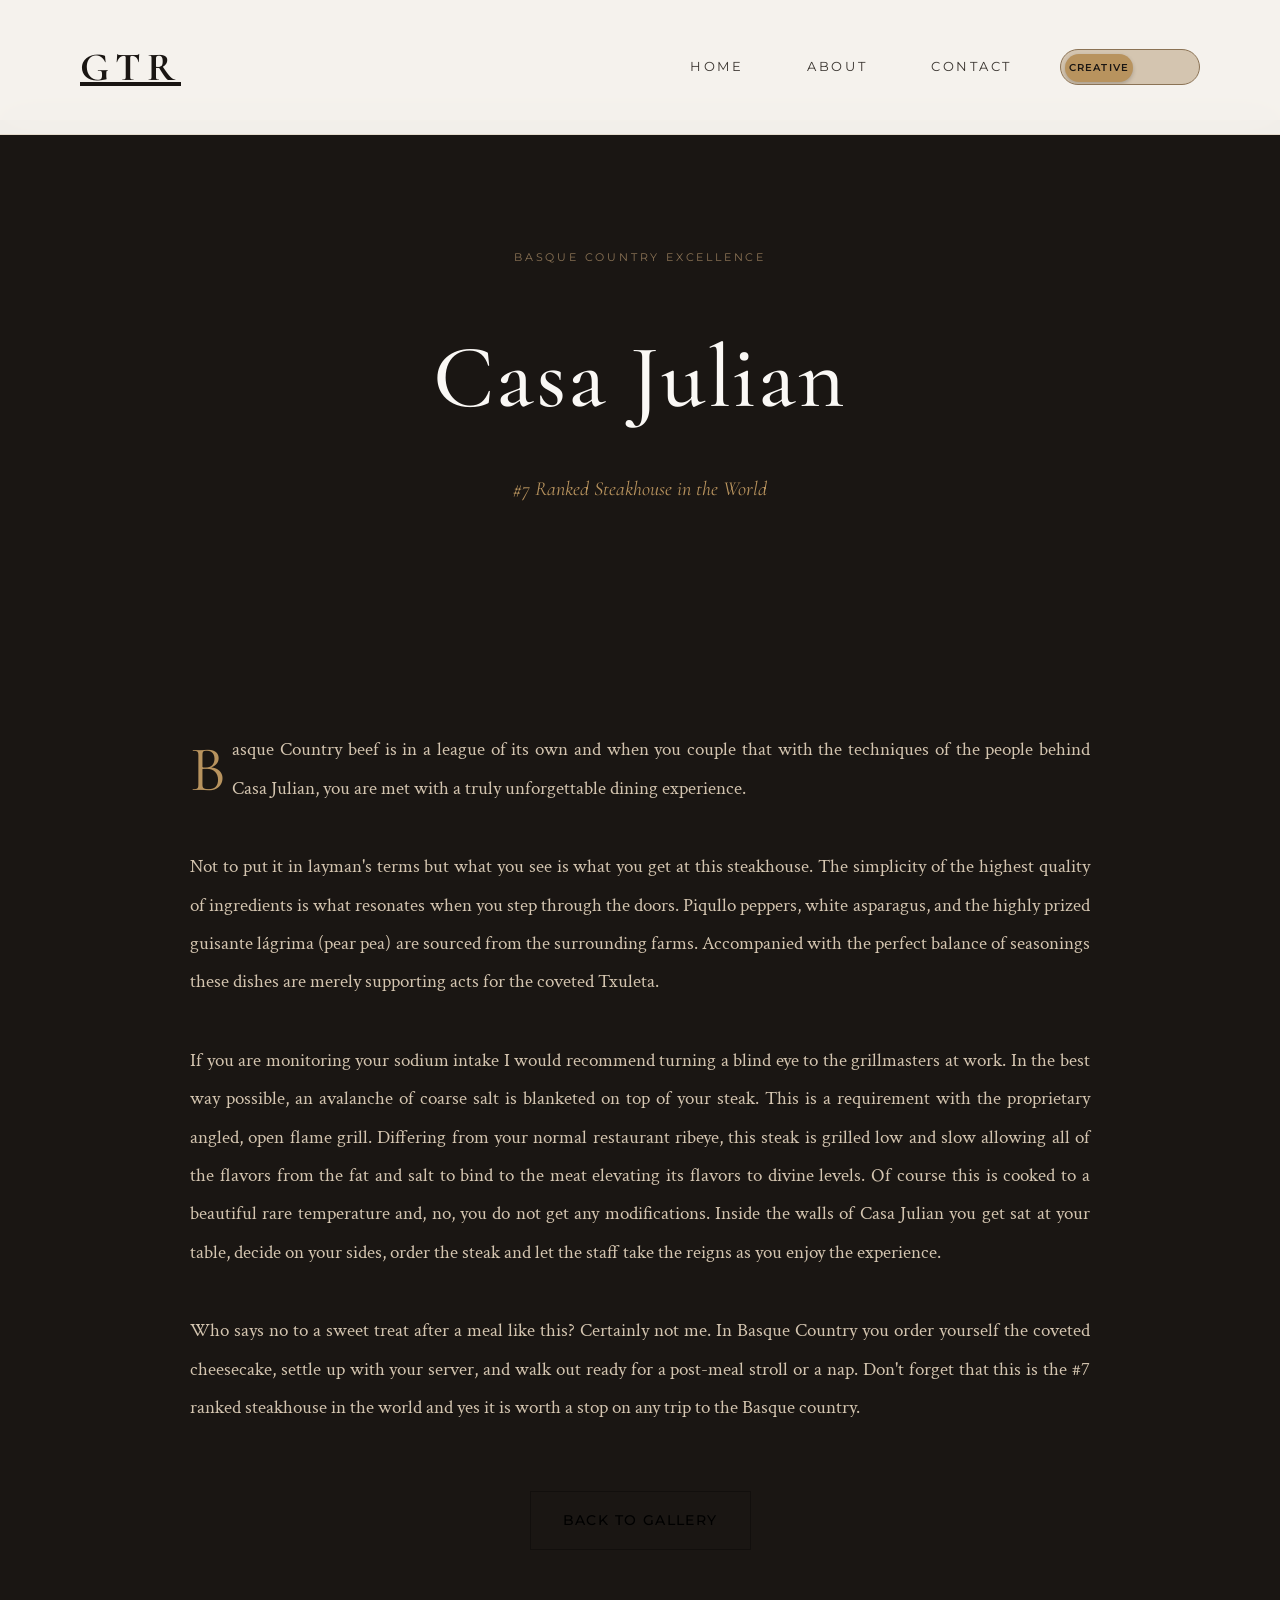
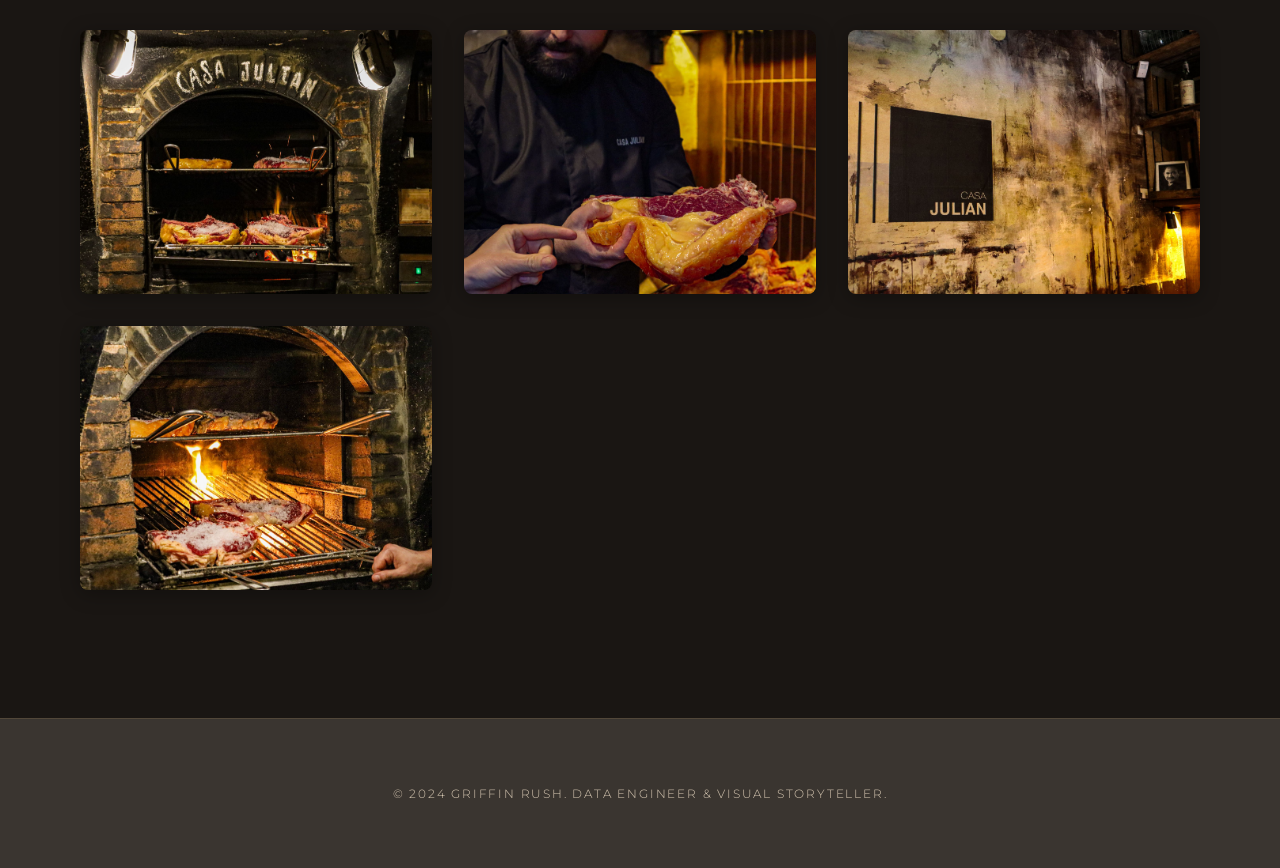
<file: casajulian.html>
<!DOCTYPE html>
<html lang="en">
<head>
    <meta charset="UTF-8">
    <meta name="viewport" content="width=device-width, initial-scale=1.0">
    <title>Casa Julian - The Story - Griffin Rush</title>
    <link href="https://fonts.googleapis.com/css2?family=Cormorant+Garamond:wght@300;400;500;600;700&family=Montserrat:wght@300;400;500;600&family=Crimson+Text:wght@400;600&family=JetBrains+Mono:wght@300;400;500;600&display=swap" rel="stylesheet">
    <link rel="stylesheet" href="styles.css">
</head>
<body>
    <!-- Navigation -->
    <nav>
        <div class="container">
            <a href="index.html" class="logo">GTR</a>
            <div class="nav-center">
                <ul class="nav-links">
                    <li><a href="index.html">Home</a></li>
                    <li><a href="about.html">About</a></li>
                    <li><a href="contact.html">Contact</a></li>
                </ul>
                <div class="theme-toggle">
                    <div class="toggle-switch" id="themeToggle">
                        <div class="toggle-slider">
                            <span class="toggle-text creative">Creative</span>
                            <span class="toggle-text technical">Technical</span>
                        </div>
                    </div>
                </div>
            </div>
        </div>
    </nav>

    <!-- Page Header Dark -->
    <section class="page-header page-header-dark">
        <div class="page-header-content">
            <div class="hero-label">Basque Country Excellence</div>
            <h1 class="page-title">Casa Julian</h1>
            <p style="font-family: var(--serif); font-size: 1.25rem; color: var(--color-gold); margin-top: 1rem; font-style: italic;">
                #7 Ranked Steakhouse in the World
            </p>
        </div>
    </section>

    <!-- Story Content -->
    <section class="story-section">
        <div class="story-container">
            <div class="story-content">
                <p class="story-paragraph">
                    Basque Country beef is in a league of its own and when you couple that with the techniques of the people behind Casa Julian, you are met with a truly unforgettable dining experience.
                </p>

                <p class="story-paragraph">
                    Not to put it in layman's terms but what you see is what you get at this steakhouse. The simplicity of the highest quality of ingredients is what resonates when you step through the doors. Piqullo peppers, white asparagus, and the highly prized guisante lágrima (pear pea) are sourced from the surrounding farms. Accompanied with the perfect balance of seasonings these dishes are merely supporting acts for the coveted Txuleta.
                </p>

                <p class="story-paragraph">
                    If you are monitoring your sodium intake I would recommend turning a blind eye to the grillmasters at work. In the best way possible, an avalanche of coarse salt is blanketed on top of your steak. This is a requirement with the proprietary angled, open flame grill. Differing from your normal restaurant ribeye, this steak is grilled low and slow allowing all of the flavors from the fat and salt to bind to the meat elevating its flavors to divine levels. Of course this is cooked to a beautiful rare temperature and, no, you do not get any modifications. Inside the walls of Casa Julian you get sat at your table, decide on your sides, order the steak and let the staff take the reigns as you enjoy the experience.
                </p>

                <p class="story-paragraph">
                    Who says no to a sweet treat after a meal like this? Certainly not me. In Basque Country you order yourself the coveted cheesecake, settle up with your server, and walk out ready for a post-meal stroll or a nap. Don't forget that this is the #7 ranked steakhouse in the world and yes it is worth a stop on any trip to the Basque country.
                </p>

                <div class="story-cta">
                    <a href="about.html" class="btn btn-primary">Back to Gallery</a>
                </div>
            </div>

            <!-- Photo Grid -->
            <div class="story-gallery">
                <div class="story-image">
                    <img src="CJ.jpg" alt="Casa Julian grill with steaks">
                </div>
                <div class="story-image">
                    <img src="CJ-1.jpg" alt="Chef presenting steak at Casa Julian">
                </div>
                <div class="story-image">
                    <img src="IMG_4614.jpg" alt="Casa Julian interior signage">
                </div>
                <div class="story-image">
                    <img src="IMG_4604.jpg" alt="Grilling steaks over fire">
                </div>
            </div>
        </div>
    </section>

    <!-- Footer -->
    <footer style="background: var(--color-charcoal);">
        <p>© 2024 Griffin Rush. Data Engineer & Visual Storyteller.</p>
    </footer>

    <script src="script.js"></script>
</body>
</html>
</file>
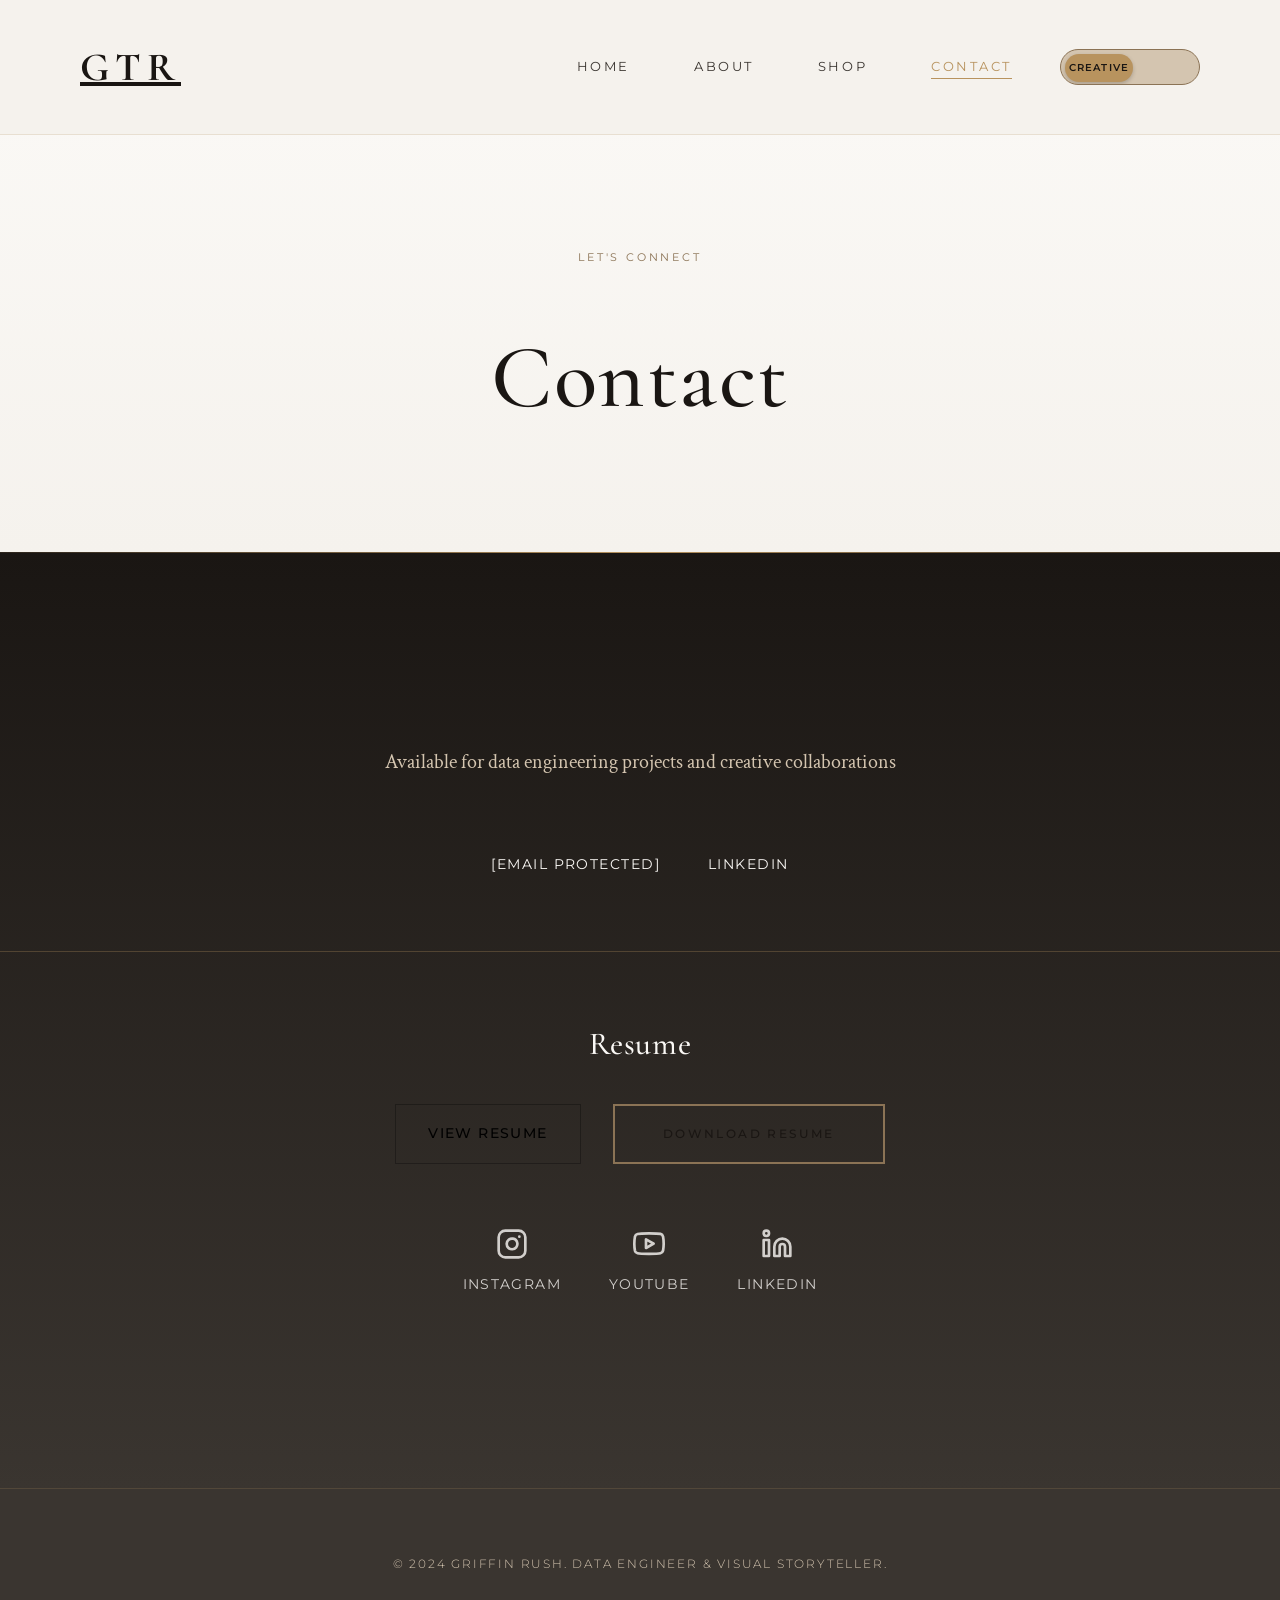
<file: contact.html>
<!DOCTYPE html>
<html lang="en">
<head>
    <meta charset="UTF-8">
    <meta name="viewport" content="width=device-width, initial-scale=1.0">
    <title>Contact - Griffin Rush</title>
    <link href="https://fonts.googleapis.com/css2?family=Cormorant+Garamond:wght@300;400;500;600;700&family=Montserrat:wght@300;400;500;600&family=Crimson+Text:wght@400;600&family=JetBrains+Mono:wght@300;400;500;600&display=swap" rel="stylesheet">
    <link rel="stylesheet" href="styles.css">
</head>
<body>
    <!-- Navigation -->
    <nav>
        <div class="container">
            <a href="index.html" class="logo">GTR</a>
            <div class="nav-center">
                <ul class="nav-links">
                    <li><a href="index.html">Home</a></li>
                    <li><a href="about.html">About</a></li>
                    <li><a href="shop.html">Shop</a></li>
                    <li><a href="contact.html" class="active">Contact</a></li>
                </ul>
                <div class="theme-toggle">
                    <div class="toggle-switch" id="themeToggle">
                        <div class="toggle-slider">
                            <span class="toggle-text creative">Creative</span>
                            <span class="toggle-text technical">Technical</span>
                        </div>
                    </div>
                </div>
            </div>
        </div>
    </nav>

    <!-- Page Header -->
    <section class="page-header">
        <div class="page-header-content">
            <div class="hero-label">Let's Connect</div>
            <h1 class="page-title">Contact</h1>
        </div>
    </section>

    <!-- Contact Section -->
    <section class="contact-section">
        <p class="contact-subtitle">Available for data engineering projects and creative collaborations</p>
        <div class="contact-links">
            <a href="/cdn-cgi/l/email-protection#1d6f686e75337a6f747b5d7a707c7471337e7270" class="contact-link"><span class="__cf_email__" data-cfemail="3c4e494f54125b4e555a7c5b515d5550125f5351">[email&#160;protected]</span></a>
            <a href="https://linkedin.com/in/griffin-rush" class="contact-link" target="_blank">LinkedIn</a>
        </div>

        <!-- Resume Section -->
        <div class="resume-section">
            <h3 class="resume-title">Resume</h3>
            <div class="resume-actions">
                <a href="Griffin_Rush_Resume.pdf" target="_blank" class="btn btn-primary">View Resume</a>
                <a href="Griffin_Rush_Resume.pdf" download class="btn btn-secondary">Download Resume</a>
            </div>
        </div>

        <!-- Social Media Icons -->
        <div class="social-icons">
            <a href="https://www.instagram.com/g.rush.jpg" target="_blank" rel="noopener noreferrer" class="social-icon" aria-label="Instagram">
                <svg xmlns="http://www.w3.org/2000/svg" width="32" height="32" viewBox="0 0 24 24" fill="none" stroke="currentColor" stroke-width="2" stroke-linecap="round" stroke-linejoin="round">
                    <rect x="2" y="2" width="20" height="20" rx="5" ry="5"></rect>
                    <path d="M16 11.37A4 4 0 1 1 12.63 8 4 4 0 0 1 16 11.37z"></path>
                    <line x1="17.5" y1="6.5" x2="17.51" y2="6.5"></line>
                </svg>
                <span>Instagram</span>
            </a>
            <a href="https://youtube.com/@griffin_rush" target="_blank" rel="noopener noreferrer" class="social-icon" aria-label="YouTube">
                <svg xmlns="http://www.w3.org/2000/svg" width="32" height="32" viewBox="0 0 24 24" fill="none" stroke="currentColor" stroke-width="2" stroke-linecap="round" stroke-linejoin="round">
                    <path d="M22.54 6.42a2.78 2.78 0 0 0-1.94-2C18.88 4 12 4 12 4s-6.88 0-8.6.46a2.78 2.78 0 0 0-1.94 2A29 29 0 0 0 1 11.75a29 29 0 0 0 .46 5.33A2.78 2.78 0 0 0 3.4 19c1.72.46 8.6.46 8.6.46s6.88 0 8.6-.46a2.78 2.78 0 0 0 1.94-2 29 29 0 0 0 .46-5.25 29 29 0 0 0-.46-5.33z"></path>
                    <polygon points="9.75 15.02 15.5 11.75 9.75 8.48 9.75 15.02"></polygon>
                </svg>
                <span>YouTube</span>
            </a>
            <a href="https://linkedin.com/in/griffin-rush" target="_blank" rel="noopener noreferrer" class="social-icon" aria-label="LinkedIn">
                <svg xmlns="http://www.w3.org/2000/svg" width="32" height="32" viewBox="0 0 24 24" fill="none" stroke="currentColor" stroke-width="2" stroke-linecap="round" stroke-linejoin="round">
                    <path d="M16 8a6 6 0 0 1 6 6v7h-4v-7a2 2 0 0 0-2-2 2 2 0 0 0-2 2v7h-4v-7a6 6 0 0 1 6-6z"></path>
                    <rect x="2" y="9" width="4" height="12"></rect>
                    <circle cx="4" cy="4" r="2"></circle>
                </svg>
                <span>LinkedIn</span>
            </a>
        </div>
    </section>

    <!-- Footer -->
    <footer>
        <p>© 2024 Griffin Rush. Data Engineer & Visual Storyteller.</p>
    </footer>

    <script src="script.js"></script>
</body>
</html>
</file>
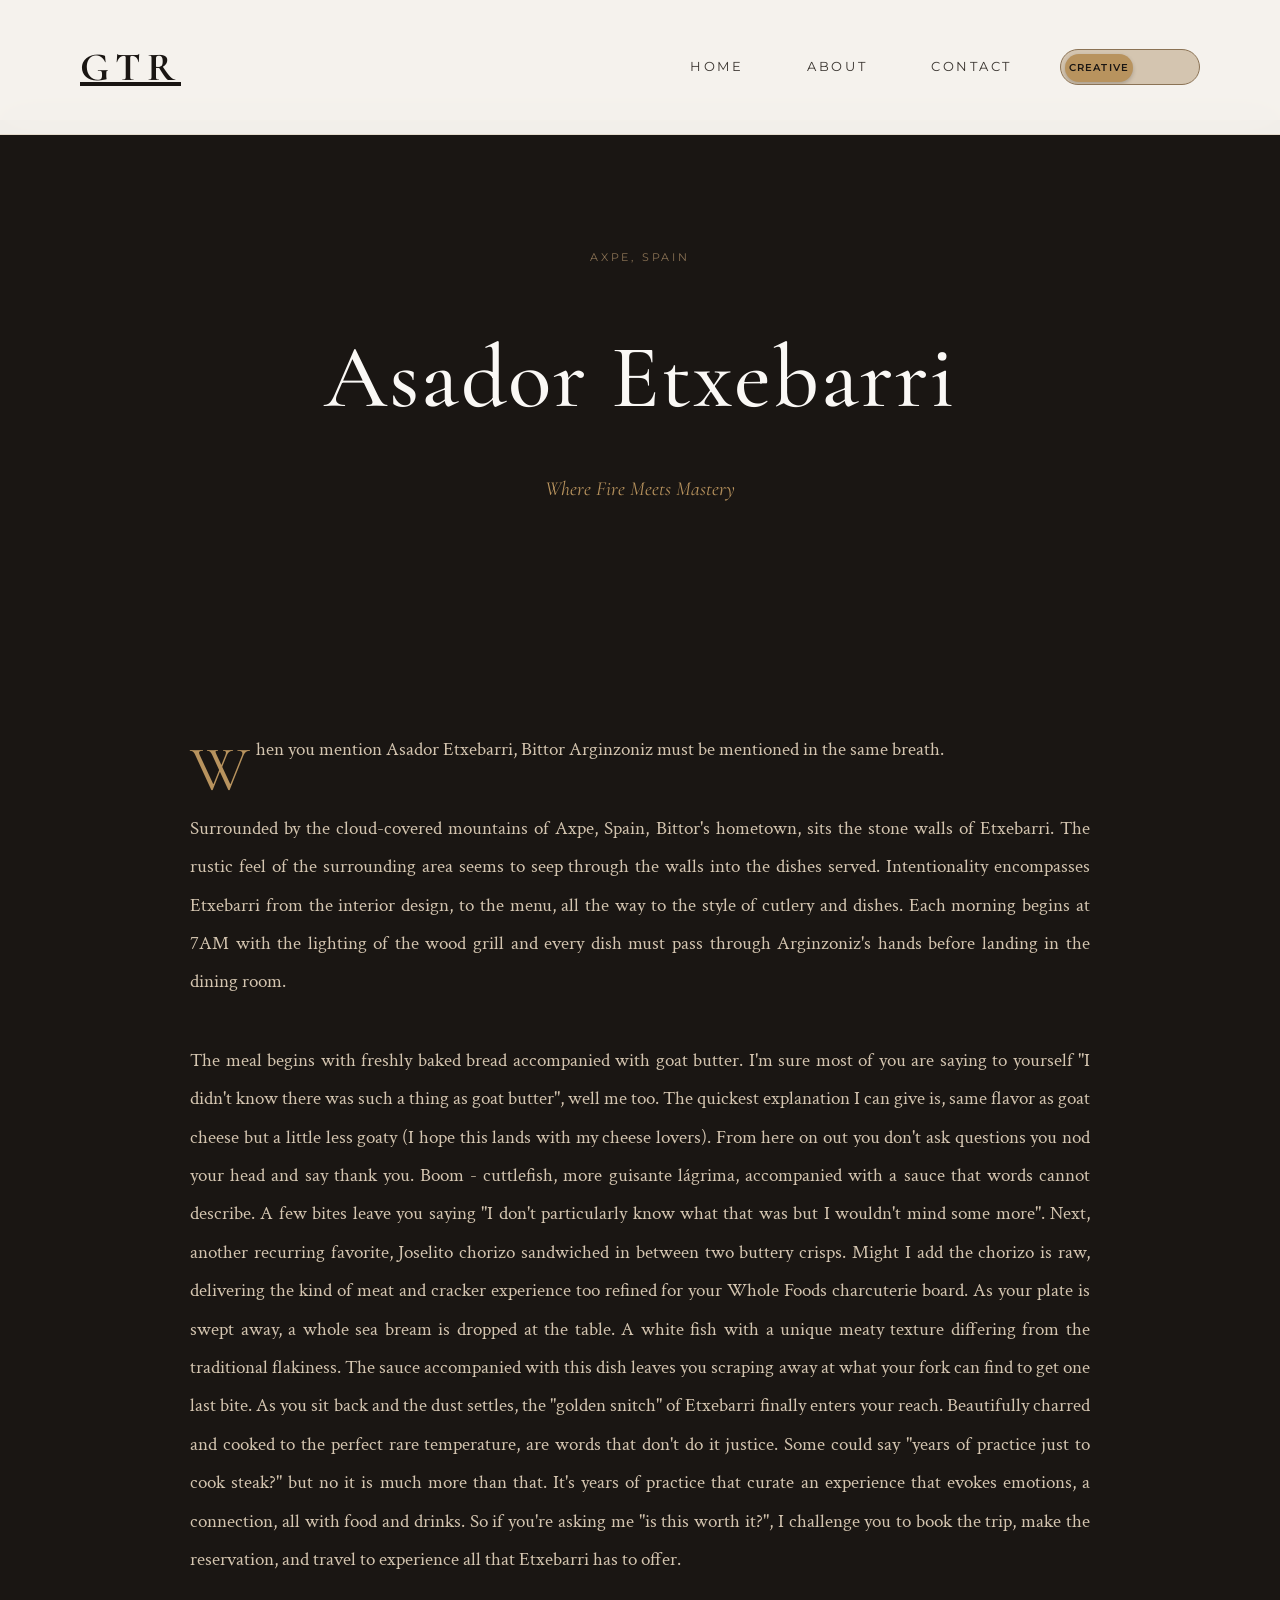
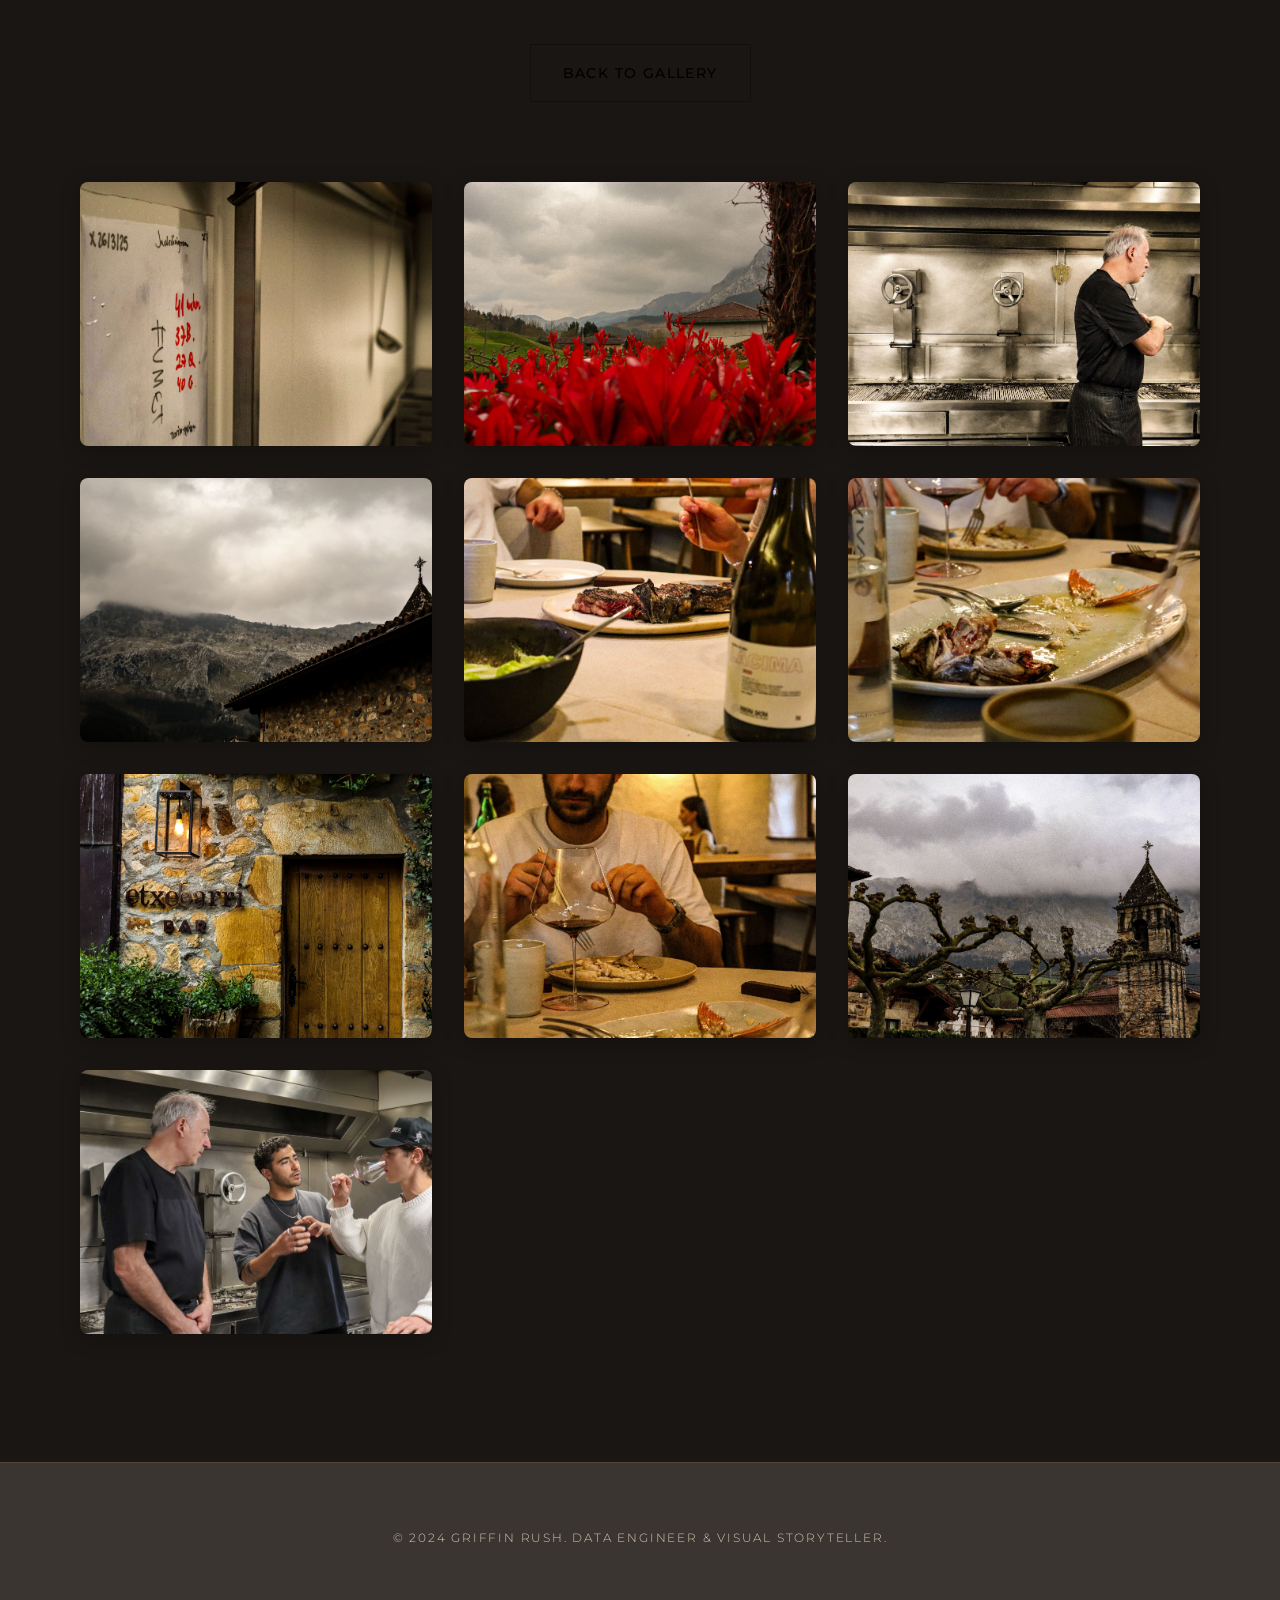
<file: etxebarri.html>
<!DOCTYPE html>
<html lang="en">
<head>
    <meta charset="UTF-8">
    <meta name="viewport" content="width=device-width, initial-scale=1.0">
    <title>Asador Etxebarri - The Story - Griffin Rush</title>
    <link href="https://fonts.googleapis.com/css2?family=Cormorant+Garamond:wght@300;400;500;600;700&family=Montserrat:wght@300;400;500;600&family=Crimson+Text:wght@400;600&family=JetBrains+Mono:wght@300;400;500;600&display=swap" rel="stylesheet">
    <link rel="stylesheet" href="styles.css">
</head>
<body>
    <!-- Navigation -->
    <nav>
        <div class="container">
            <a href="index.html" class="logo">GTR</a>
            <div class="nav-center">
                <ul class="nav-links">
                    <li><a href="index.html">Home</a></li>
                    <li><a href="about.html">About</a></li>
                    <li><a href="contact.html">Contact</a></li>
                </ul>
                <div class="theme-toggle">
                    <div class="toggle-switch" id="themeToggle">
                        <div class="toggle-slider">
                            <span class="toggle-text creative">Creative</span>
                            <span class="toggle-text technical">Technical</span>
                        </div>
                    </div>
                </div>
            </div>
        </div>
    </nav>

    <!-- Page Header Dark -->
    <section class="page-header page-header-dark">
        <div class="page-header-content">
            <div class="hero-label">Axpe, Spain</div>
            <h1 class="page-title">Asador Etxebarri</h1>
            <p style="font-family: var(--serif); font-size: 1.25rem; color: var(--color-gold); margin-top: 1rem; font-style: italic;">
                Where Fire Meets Mastery
            </p>
        </div>
    </section>

    <!-- Story Content -->
    <section class="story-section">
        <div class="story-container">
            <div class="story-content">
                <p class="story-paragraph">
                    When you mention Asador Etxebarri, Bittor Arginzoniz must be mentioned in the same breath.
                </p>

                <p class="story-paragraph">
                    Surrounded by the cloud-covered mountains of Axpe, Spain, Bittor's hometown, sits the stone walls of Etxebarri. The rustic feel of the surrounding area seems to seep through the walls into the dishes served. Intentionality encompasses Etxebarri from the interior design, to the menu, all the way to the style of cutlery and dishes. Each morning begins at 7AM with the lighting of the wood grill and every dish must pass through Arginzoniz's hands before landing in the dining room.
                </p>

                <p class="story-paragraph">
                    The meal begins with freshly baked bread accompanied with goat butter. I'm sure most of you are saying to yourself "I didn't know there was such a thing as goat butter", well me too. The quickest explanation I can give is, same flavor as goat cheese but a little less goaty (I hope this lands with my cheese lovers). From here on out you don't ask questions you nod your head and say thank you. Boom - cuttlefish, more guisante lágrima, accompanied with a sauce that words cannot describe. A few bites leave you saying "I don't particularly know what that was but I wouldn't mind some more". Next, another recurring favorite, Joselito chorizo sandwiched in between two buttery crisps. Might I add the chorizo is raw, delivering the kind of meat and cracker experience too refined for your Whole Foods charcuterie board. As your plate is swept away, a whole sea bream is dropped at the table. A white fish with a unique meaty texture differing from the traditional flakiness. The sauce accompanied with this dish leaves you scraping away at what your fork can find to get one last bite. As you sit back and the dust settles, the "golden snitch" of Etxebarri finally enters your reach. Beautifully charred and cooked to the perfect rare temperature, are words that don't do it justice. Some could say "years of practice just to cook steak?" but no it is much more than that. It's years of practice that curate an experience that evokes emotions, a connection, all with food and drinks. So if you're asking me "is this worth it?", I challenge you to book the trip, make the reservation, and travel to experience all that Etxebarri has to offer.
                </p>

                <div class="story-cta">
                    <a href="about.html" class="btn btn-primary">Back to Gallery</a>
                </div>
            </div>

            <!-- Photo Grid -->
            <div class="story-gallery">
                <div class="story-image">
                    <img src="IMG_4841-2.jpg" alt="Etxebarri cellar markings">
                </div>
                <div class="story-image">
                    <img src="IMG_4862.jpg" alt="Basque countryside with red flowers">
                </div>
                <div class="story-image">
                    <img src="IMG_4822.jpg" alt="Chef at Etxebarri grill">
                </div>
                <div class="story-image">
                    <img src="IMG_4863.jpg" alt="Mountain church with dramatic sky">
                </div>
                <div class="story-image">
                    <img src="IMG_4795.jpg" alt="Txuleta steak plated">
                </div>
                <div class="story-image">
                    <img src="IMG_4748.jpg" alt="Finished seafood plate">
                </div>
                <div class="story-image">
                    <img src="IMG_4714.jpg" alt="Etxebarri Bar entrance">
                </div>
                <div class="story-image">
                    <img src="IMG_4749.jpg" alt="Guest enjoying wine">
                </div>
                <div class="story-image">
                    <img src="IMG_4711.jpg" alt="Church tower in mountains">
                </div>
                <div class="story-image">
                    <img src="IMG_4812.jpg" alt="Tasting with chef">
                </div>
            </div>
        </div>
    </section>

    <!-- Footer -->
    <footer style="background: var(--color-charcoal);">
        <p>© 2024 Griffin Rush. Data Engineer & Visual Storyteller.</p>
    </footer>

    <script src="script.js"></script>
</body>
</html>
</file>
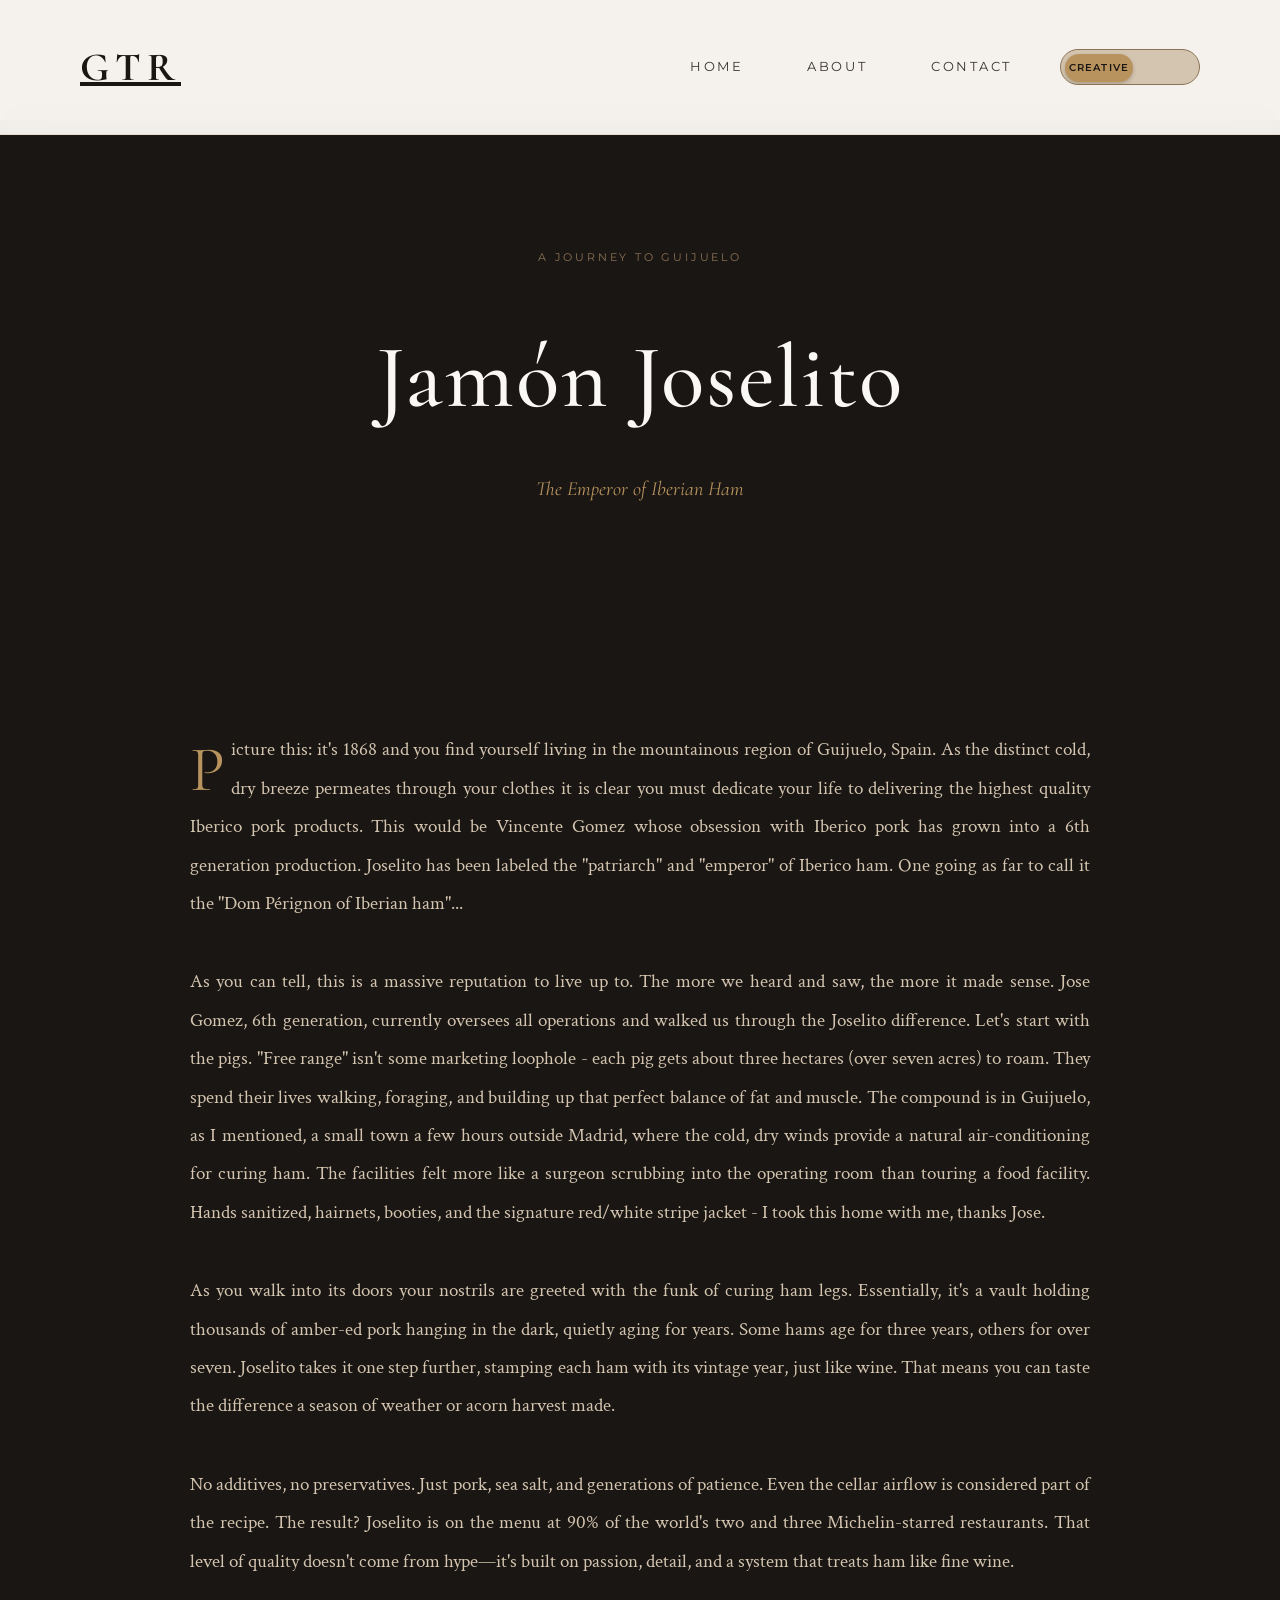
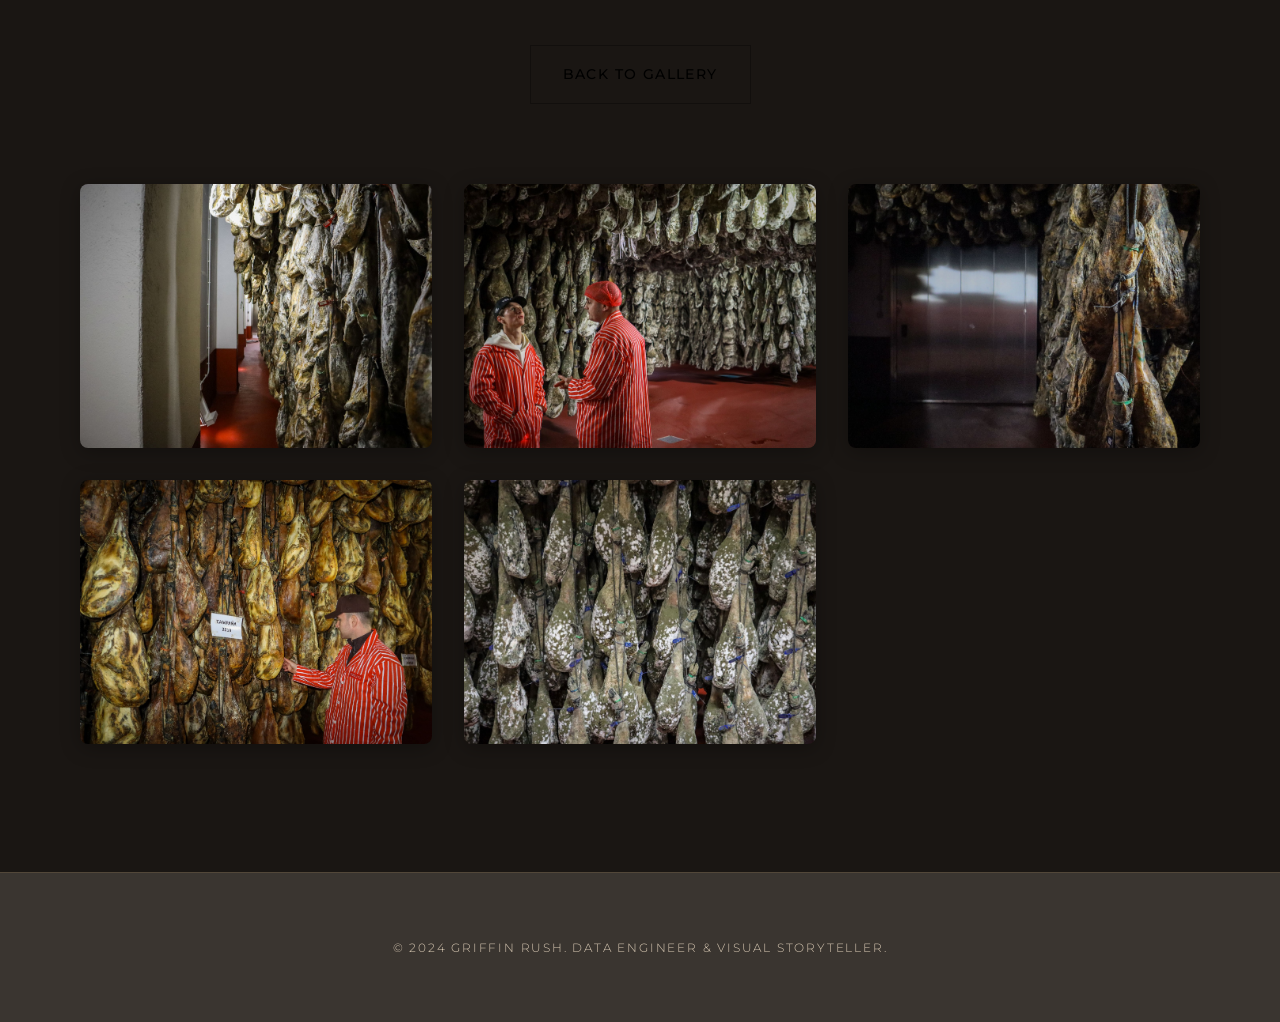
<file: joselito.html>
<!DOCTYPE html>
<html lang="en">
<head>
    <meta charset="UTF-8">
    <meta name="viewport" content="width=device-width, initial-scale=1.0">
    <title>Jamón Joselito - The Story - Griffin Rush</title>
    <link href="https://fonts.googleapis.com/css2?family=Cormorant+Garamond:wght@300;400;500;600;700&family=Montserrat:wght@300;400;500;600&family=Crimson+Text:wght@400;600&family=JetBrains+Mono:wght@300;400;500;600&display=swap" rel="stylesheet">
    <link rel="stylesheet" href="styles.css">
</head>
<body>
    <!-- Navigation -->
    <nav>
        <div class="container">
            <a href="index.html" class="logo">GTR</a>
            <div class="nav-center">
                <ul class="nav-links">
                    <li><a href="index.html">Home</a></li>
                    <li><a href="about.html">About</a></li>
                    <li><a href="contact.html">Contact</a></li>
                </ul>
                <div class="theme-toggle">
                    <div class="toggle-switch" id="themeToggle">
                        <div class="toggle-slider">
                            <span class="toggle-text creative">Creative</span>
                            <span class="toggle-text technical">Technical</span>
                        </div>
                    </div>
                </div>
            </div>
        </div>
    </nav>

    <!-- Page Header Dark -->
    <section class="page-header page-header-dark">
        <div class="page-header-content">
            <div class="hero-label">A Journey to Guijuelo</div>
            <h1 class="page-title">Jamón Joselito</h1>
            <p style="font-family: var(--serif); font-size: 1.25rem; color: var(--color-gold); margin-top: 1rem; font-style: italic;">
                The Emperor of Iberian Ham
            </p>
        </div>
    </section>

    <!-- Story Content -->
    <section class="story-section">
        <div class="story-container">
            <div class="story-content">
                <p class="story-paragraph">
                    Picture this: it's 1868 and you find yourself living in the mountainous region of Guijuelo, Spain. As the distinct cold, dry breeze permeates through your clothes it is clear you must dedicate your life to delivering the highest quality Iberico pork products. This would be Vincente Gomez whose obsession with Iberico pork has grown into a 6th generation production. Joselito has been labeled the "patriarch" and "emperor" of Iberico ham. One going as far to call it the "Dom Pérignon of Iberian ham"...
                </p>

                <p class="story-paragraph">
                    As you can tell, this is a massive reputation to live up to. The more we heard and saw, the more it made sense. Jose Gomez, 6th generation, currently oversees all operations and walked us through the Joselito difference. Let's start with the pigs. "Free range" isn't some marketing loophole - each pig gets about three hectares (over seven acres) to roam. They spend their lives walking, foraging, and building up that perfect balance of fat and muscle. The compound is in Guijuelo, as I mentioned, a small town a few hours outside Madrid, where the cold, dry winds provide a natural air-conditioning for curing ham. The facilities felt more like a surgeon scrubbing into the operating room than touring a food facility. Hands sanitized, hairnets, booties, and the signature red/white stripe jacket - I took this home with me, thanks Jose.
                </p>

                <p class="story-paragraph">
                    As you walk into its doors your nostrils are greeted with the funk of curing ham legs. Essentially, it's a vault holding thousands of amber-ed pork hanging in the dark, quietly aging for years. Some hams age for three years, others for over seven. Joselito takes it one step further, stamping each ham with its vintage year, just like wine. That means you can taste the difference a season of weather or acorn harvest made.
                </p>

                <p class="story-paragraph">
                    No additives, no preservatives. Just pork, sea salt, and generations of patience. Even the cellar airflow is considered part of the recipe. The result? Joselito is on the menu at 90% of the world's two and three Michelin-starred restaurants. That level of quality doesn't come from hype—it's built on passion, detail, and a system that treats ham like fine wine.
                </p>

                <div class="story-cta">
                    <a href="about.html" class="btn btn-primary">Back to Gallery</a>
                </div>
            </div>

            <!-- Photo Grid -->
            <div class="story-gallery">
                <div class="story-image">
                    <img src="IMG_4324.jpg" alt="Jamón cellar hallway">
                </div>
                <div class="story-image">
                    <img src="IMG_4342.jpg" alt="Workers in traditional striped uniforms">
                </div>
                <div class="story-image">
                    <img src="IMG_4359.jpg" alt="Hanging jamón detail">
                </div>
                <div class="story-image">
                    <img src="IMG_4376.jpg" alt="Wall of aging jamón">
                </div>
                <div class="story-image">
                    <img src="jim_CG-12.jpg" alt="Jamón aging room">
                </div>
            </div>
        </div>
    </section>

    <!-- Footer -->
    <footer style="background: var(--color-charcoal);">
        <p>© 2024 Griffin Rush. Data Engineer & Visual Storyteller.</p>
    </footer>

    <script src="script.js"></script>
</body>
</html>
</file>
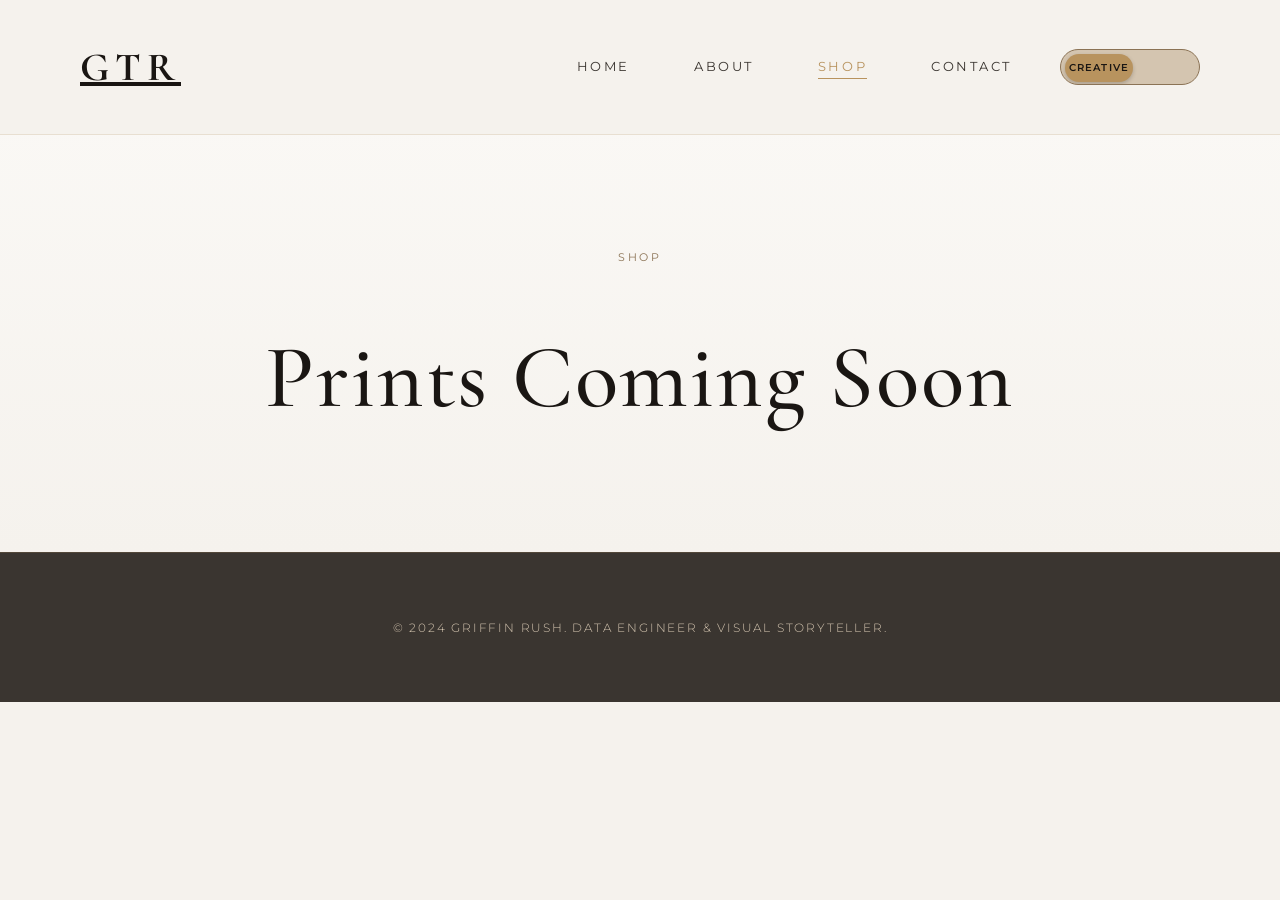
<file: shop.html>
<!DOCTYPE html>
<html lang="en">
<head>
    <meta charset="UTF-8">
    <meta name="viewport" content="width=device-width, initial-scale=1.0">
    <title>Shop - Griffin Rush</title>
    <link href="https://fonts.googleapis.com/css2?family=Cormorant+Garamond:wght@300;400;500;600;700&family=Montserrat:wght@300;400;500;600&family=Crimson+Text:wght@400;600&family=JetBrains+Mono:wght@300;400;500;600&display=swap" rel="stylesheet">
    <link rel="stylesheet" href="styles.css">
</head>
<body>
    <!-- Navigation -->
    <nav>
        <div class="container">
            <a href="index.html" class="logo">GTR</a>
            <div class="nav-center">
                <ul class="nav-links">
                    <li><a href="index.html">Home</a></li>
                    <li><a href="about.html">About</a></li>
                    <li><a href="shop.html" class="active">Shop</a></li>
                    <li><a href="contact.html">Contact</a></li>
                </ul>
                <div class="theme-toggle">
                    <div class="toggle-switch" id="themeToggle">
                        <div class="toggle-slider">
                            <span class="toggle-text creative">Creative</span>
                            <span class="toggle-text technical">Technical</span>
                        </div>
                    </div>
                </div>
            </div>
        </div>
    </nav>

    <!-- Page Header -->
    <section class="page-header">
        <div class="page-header-content">
            <div class="hero-label">Shop</div>
            <!-- Placeholder copy - update when the shop is ready -->
            <h1 class="page-title">Prints Coming Soon</h1>
        </div>
    </section>

    <!-- Footer -->
    <footer>
        <p>© 2024 Griffin Rush. Data Engineer & Visual Storyteller.</p>
    </footer>

    <script src="script.js"></script>
</body>
</html>
</file>
<file: styles.css>
:root {
    --color-dark: #1a1613;
    --color-cream: #f5f2ed;
    --color-tan: #d4c5b0;
    --color-brown: #8b7355;
    --color-navy: #2c3e50;
    --color-gold: #b8935e;
    --color-charcoal: #3a3530;
    --color-warm-white: #faf8f5;
    --serif: 'Cormorant Garamond', serif;
    --sans: 'Montserrat', sans-serif;
    --body: 'Crimson Text', serif;
    --mono: 'JetBrains Mono', monospace;
}

/* Technical Theme Variables */
body.technical-theme {
    --color-dark: #0d1117;
    --color-cream: #010409;
    --color-tan: #30363d;
    --color-brown: #58a6ff;
    --color-navy: #0d1117;
    --color-gold: #00ff41;
    --color-charcoal: #161b22;
    --color-warm-white: #c9d1d9;
    --serif: var(--mono);
    --sans: var(--mono);
    --body: var(--mono);
}

body.technical-theme {
    background: #010409;
    color: #c9d1d9;
}

body.technical-theme::before {
    content: '';
    position: fixed;
    top: 0;
    left: 0;
    right: 0;
    bottom: 0;
    background: 
        repeating-linear-gradient(
            0deg,
            rgba(0, 255, 65, 0.03) 0px,
            transparent 1px,
            transparent 2px,
            rgba(0, 255, 65, 0.03) 3px
        );
    pointer-events: none;
    z-index: 9999;
    animation: scanline 8s linear infinite;
}

@keyframes scanline {
    0% {
        transform: translateY(0);
    }
    100% {
        transform: translateY(100%);
    }
}

* {
    margin: 0;
    padding: 0;
    box-sizing: border-box;
}

body {
    font-family: var(--body);
    background: var(--color-cream);
    color: var(--color-dark);
    line-height: 1.75;
    overflow-x: hidden;
    font-weight: 400;
}

/* Navigation */
nav {
    position: fixed;
    top: 0;
    left: 0;
    right: 0;
    z-index: 1000;
    background: rgba(245, 242, 237, 0.98);
    backdrop-filter: blur(20px);
    border-bottom: 1px solid rgba(180, 147, 94, 0.2);
    padding: 2rem 5rem;
    animation: slideDown 0.8s ease-out;
}

@keyframes slideDown {
    from {
        transform: translateY(-100%);
        opacity: 0;
    }
    to {
        transform: translateY(0);
        opacity: 1;
    }
}

nav .container {
    display: flex;
    justify-content: space-between;
    align-items: center;
    max-width: 1600px;
    margin: 0 auto;
}

.nav-center {
    display: flex;
    align-items: center;
    gap: 3rem;
}

/* Theme Toggle Switch */
.theme-toggle {
    display: flex;
    align-items: center;
    gap: 1rem;
}

.toggle-switch {
    position: relative;
    width: 140px;
    height: 36px;
    background: var(--color-tan);
    border-radius: 18px;
    cursor: pointer;
    transition: all 0.4s ease;
    border: 1px solid var(--color-brown);
    overflow: hidden;
    z-index: 10;
    user-select: none;
}

body.technical-theme .toggle-switch {
    background: var(--color-charcoal);
    border-color: var(--color-gold);
}

.toggle-slider {
    position: absolute;
    top: 4px;
    left: 4px;
    width: 68px;
    height: 28px;
    background: var(--color-gold);
    border-radius: 14px;
    transition: all 0.4s ease;
    box-shadow: 0 2px 4px rgba(0,0,0,0.2);
    display: flex;
    align-items: center;
    justify-content: center;
}

body.technical-theme .toggle-slider {
    left: calc(100% - 72px);
    box-shadow: 0 0 10px var(--color-gold);
}

.toggle-switch:hover .toggle-slider {
    box-shadow: 0 0 15px var(--color-gold);
}

.toggle-text {
    font-family: var(--sans);
    font-size: 0.65rem;
    text-transform: uppercase;
    letter-spacing: 0.1em;
    font-weight: 600;
    color: var(--color-dark);
    z-index: 2;
    pointer-events: none;
    transition: opacity 0.4s ease;
}

.toggle-text.creative {
    opacity: 1;
}

.toggle-text.technical {
    opacity: 0;
    position: absolute;
}

body.technical-theme .toggle-text.creative {
    opacity: 0;
}

body.technical-theme .toggle-text.technical {
    opacity: 1;
}

body.technical-theme nav {
    background: rgba(1, 4, 9, 0.98);
    border-bottom-color: rgba(0, 255, 65, 0.3);
}

body.technical-theme .logo {
    color: var(--color-gold);
    font-family: var(--mono);
    text-shadow: 0 0 10px var(--color-gold);
}

body.technical-theme .nav-links a {
    color: var(--color-gold);
}

body.technical-theme .nav-links a::after {
    background: var(--color-gold);
}

body.technical-theme .hero {
    background: linear-gradient(to bottom, #0d1117 0%, #010409 100%);
}

body.technical-theme .hero::before {
    background: 
        radial-gradient(circle at 15% 20%, rgba(0, 255, 65, 0.05) 0%, transparent 50%),
        radial-gradient(circle at 85% 80%, rgba(88, 166, 255, 0.05) 0%, transparent 50%);
}

body.technical-theme .hero-label {
    color: var(--color-brown);
}

body.technical-theme .hero h1 {
    color: var(--color-warm-white);
    font-family: var(--mono);
    letter-spacing: 0;
}

body.technical-theme .hero h1 .name {
    border-bottom-color: rgba(0, 255, 65, 0.3);
}

body.technical-theme .hero h1 .highlight {
    color: var(--color-gold);
    text-shadow: 0 0 20px rgba(0, 255, 65, 0.5);
}

body.technical-theme .hero-description {
    color: var(--color-warm-white);
    font-family: var(--mono);
}

body.technical-theme .btn-primary {
    background: transparent;
    color: var(--color-gold);
    border-color: var(--color-gold);
    box-shadow: 0 0 20px rgba(0, 255, 65, 0.3);
}

body.technical-theme .btn-primary:hover {
    background: var(--color-gold);
    color: #000;
    box-shadow: 0 0 30px var(--color-gold);
}

body.technical-theme .btn-secondary {
    background: transparent;
    color: var(--color-brown);
    border-color: var(--color-brown);
}

body.technical-theme .btn-secondary:hover {
    background: var(--color-brown);
    color: #000;
}

body.technical-theme .section-header {
    border-bottom-color: rgba(0, 255, 65, 0.2);
}

body.technical-theme .section-label {
    color: var(--color-gold);
}

body.technical-theme .section-title {
    color: var(--color-warm-white);
    font-family: var(--mono);
}

body.technical-theme .stat-item {
    background: #0d1117;
    border-color: var(--color-tan);
}

body.technical-theme .stat-item:hover {
    border-color: var(--color-gold);
    box-shadow: 0 0 30px rgba(0, 255, 65, 0.2);
}

body.technical-theme .stat-number {
    color: var(--color-gold);
    font-family: var(--mono);
    text-shadow: 0 0 20px rgba(0, 255, 65, 0.5);
}

body.technical-theme .stat-label {
    color: var(--color-brown);
    font-family: var(--mono);
}

body.technical-theme .experience-card {
    border-top-color: var(--color-tan);
}

body.technical-theme .experience-title {
    color: var(--color-warm-white);
    font-family: var(--mono);
}

body.technical-theme .experience-date {
    color: var(--color-brown);
    font-family: var(--mono);
}

body.technical-theme .experience-company {
    color: var(--color-gold);
    font-family: var(--mono);
}

body.technical-theme .experience-description {
    color: var(--color-warm-white);
    font-family: var(--mono);
}

body.technical-theme .skill-tag {
    background: transparent;
    border-color: var(--color-gold);
    color: var(--color-gold);
}

body.technical-theme .skill-tag:hover {
    background: var(--color-gold);
    color: #000;
    box-shadow: 0 0 15px var(--color-gold);
}

body.technical-theme .creative-section {
    background: #0d1117;
}

body.technical-theme .creative-section::before {
    background: linear-gradient(to right, transparent, var(--color-gold), transparent);
}

body.technical-theme .gallery-item {
    border-color: var(--color-tan);
}

body.technical-theme .gallery-item:hover {
    border-color: var(--color-gold);
    box-shadow: 0 0 30px rgba(0, 255, 65, 0.3);
}

body.technical-theme .gallery-placeholder {
    background: linear-gradient(135deg, #161b22 0%, #0d1117 100%);
}

body.technical-theme .gallery-overlay {
    background: linear-gradient(to top, rgba(1, 4, 9, 0.95), transparent);
}

body.technical-theme .contact-section {
    background: linear-gradient(to bottom, #0d1117 0%, #010409 100%);
}

body.technical-theme .contact-section::before {
    background: linear-gradient(to right, transparent, var(--color-gold), transparent);
}

body.technical-theme .contact-title {
    font-family: var(--mono);
}

body.technical-theme .contact-subtitle {
    font-family: var(--mono);
}

body.technical-theme .contact-link:hover {
    border-bottom-color: var(--color-gold);
    color: var(--color-gold);
    text-shadow: 0 0 10px var(--color-gold);
}

body.technical-theme footer {
    background: #0d1117;
    border-top-color: rgba(0, 255, 65, 0.2);
}

body.technical-theme footer p {
    color: var(--color-brown);
    font-family: var(--mono);
}

/* Smooth theme transition */
body {
    transition: background-color 0.5s ease, color 0.5s ease;
}

nav, section, .hero, .btn, .stat-item, .experience-card, .skill-tag, .gallery-item {
    transition: all 0.5s ease;
}

.logo {
    font-family: var(--serif);
    font-size: 2.5rem;
    font-weight: 700;
    letter-spacing: 0.15em;
    color: var(--color-dark);
}

.nav-links {
    display: flex;
    gap: 4rem;
    list-style: none;
}

.nav-links a {
    font-family: var(--sans);
    font-size: 0.8rem;
    text-decoration: none;
    color: var(--color-charcoal);
    text-transform: uppercase;
    letter-spacing: 0.2em;
    transition: color 0.4s ease;
    font-weight: 400;
    position: relative;
}

.nav-links a::after {
    content: '';
    position: absolute;
    bottom: -5px;
    left: 0;
    width: 0;
    height: 1px;
    background: var(--color-gold);
    transition: width 0.4s ease;
}

.nav-links a:hover {
    color: var(--color-gold);
}

.nav-links a:hover::after {
    width: 100%;
}

.nav-links a.active {
    color: var(--color-gold);
}

.nav-links a.active::after {
    width: 100%;
}

body.technical-theme .nav-links a.active {
    color: var(--color-gold);
}

/* Hero Section */
.hero {
    margin-top: 120px;
    padding: 10rem 5rem;
    min-height: 85vh;
    display: flex;
    align-items: center;
    position: relative;
    overflow: hidden;
    background: linear-gradient(to bottom, var(--color-warm-white) 0%, var(--color-cream) 100%);
}

/* Page Header for Internal Pages */
.page-header {
    margin-top: 120px;
    padding: 8rem 5rem 6rem;
    background: linear-gradient(to bottom, var(--color-warm-white) 0%, var(--color-cream) 100%);
    text-align: center;
    position: relative;
}

.page-header-dark {
    background: var(--color-dark);
}

body.technical-theme .page-header {
    background: linear-gradient(to bottom, #0d1117 0%, #010409 100%);
}

.page-header-content {
    max-width: 1200px;
    margin: 0 auto;
    animation: fadeInUp 1s ease-out both;
}

.page-title {
    font-family: var(--serif);
    font-size: clamp(3rem, 7vw, 6rem);
    font-weight: 500;
    color: var(--color-dark);
    margin-top: 1rem;
    letter-spacing: 0.02em;
}

.page-header-dark .page-title {
    color: var(--color-warm-white);
}

body.technical-theme .page-title {
    font-family: var(--mono);
    color: var(--color-warm-white);
}

.hero::before {
    content: '';
    position: absolute;
    top: 0;
    left: 0;
    right: 0;
    bottom: 0;
    background: 
        radial-gradient(circle at 15% 20%, rgba(180, 147, 94, 0.04) 0%, transparent 50%),
        radial-gradient(circle at 85% 80%, rgba(139, 115, 85, 0.03) 0%, transparent 50%);
    z-index: 0;
}

.hero-content {
    max-width: 1600px;
    margin: 0 auto;
    position: relative;
    z-index: 1;
    animation: fadeInUp 1.2s ease-out 0.3s both;
}

@keyframes fadeInUp {
    from {
        opacity: 0;
        transform: translateY(40px);
    }
    to {
        opacity: 1;
        transform: translateY(0);
    }
}

.hero-label {
    font-family: var(--sans);
    font-size: 0.7rem;
    text-transform: uppercase;
    letter-spacing: 0.25em;
    color: var(--color-brown);
    margin-bottom: 2rem;
    font-weight: 400;
}

.hero h1 {
    font-family: var(--serif);
    font-size: clamp(3.5rem, 9vw, 8rem);
    font-weight: 400;
    line-height: 1.1;
    margin-bottom: 3rem;
    letter-spacing: 0.02em;
    color: var(--color-dark);
}

.hero h1 .name {
    display: block;
    margin-bottom: 3rem;
    padding-bottom: 2rem;
    border-bottom: 1px solid rgba(180, 147, 94, 0.3);
}

.hero h1 .highlight {
    display: block;
    color: var(--color-gold);
    font-weight: 700;
    margin-top: 0.5rem;
}

.hero-description {
    font-family: var(--body);
    font-size: 1.3rem;
    line-height: 2;
    max-width: 750px;
    color: var(--color-charcoal);
    margin-bottom: 4rem;
    font-weight: 400;
}

.hero-cta {
    display: flex;
    gap: 2rem;
}

.btn {
    padding: 1.1rem 3rem;
    font-family: var(--sans);
    font-size: 0.75rem;
    text-transform: uppercase;
    letter-spacing: 0.2em;
    text-decoration: none;
    border-radius: 0;
    transition: all 0.4s ease;
    font-weight: 500;
    cursor: pointer;
    border: 2px solid transparent;
    display: inline-block;
}

.btn-primary {
    background: var(--color-dark);
    color: var(--color-warm-white);
    border-color: var(--color-dark);
}

.btn-primary:hover {
    background: var(--color-gold);
    border-color: var(--color-gold);
    color: var(--color-dark);
    transform: translateY(-3px);
    box-shadow: 0 10px 30px rgba(180, 147, 94, 0.2);
}

.btn-secondary {
    background: transparent;
    color: var(--color-dark);
    border-color: var(--color-brown);
}

.btn-secondary:hover {
    background: var(--color-dark);
    color: var(--color-warm-white);
    border-color: var(--color-dark);
}

/* About Section */
.about-section {
    padding: 10rem 5rem;
    max-width: 1400px;
    margin: 0 auto;
    background: var(--color-warm-white);
}

body.technical-theme .about-section {
    background: #0d1117;
}

.about-container {
    display: grid;
    gap: 4rem;
}

.about-content {
    animation: fadeInUp 0.8s ease-out both;
}

.about-title {
    font-family: var(--serif);
    font-size: clamp(2rem, 4vw, 3.5rem);
    font-weight: 500;
    line-height: 1.3;
    color: var(--color-dark);
    margin-bottom: 3rem;
    letter-spacing: 0.01em;
}

body.technical-theme .about-title {
    color: var(--color-warm-white);
    font-family: var(--mono);
}

.about-text {
    margin-bottom: 4rem;
}

.about-text p {
    font-family: var(--body);
    font-size: 1.15rem;
    line-height: 2;
    color: var(--color-charcoal);
    margin-bottom: 1.5rem;
}

body.technical-theme .about-text p {
    color: var(--color-warm-white);
    font-family: var(--mono);
    font-size: 1rem;
}

.about-highlights {
    display: grid;
    grid-template-columns: repeat(auto-fit, minmax(250px, 1fr));
    gap: 3rem;
    margin-top: 4rem;
    padding-top: 4rem;
    border-top: 1px solid rgba(180, 147, 94, 0.3);
}

body.technical-theme .about-highlights {
    border-top-color: rgba(0, 255, 65, 0.3);
}

.highlight-item {
    display: flex;
    gap: 1.5rem;
    align-items: flex-start;
    animation: fadeInUp 0.8s ease-out both;
}

.highlight-item:nth-child(1) {
    animation-delay: 0.1s;
}

.highlight-item:nth-child(2) {
    animation-delay: 0.2s;
}

.highlight-item:nth-child(3) {
    animation-delay: 0.3s;
}

.highlight-icon {
    font-size: 2.5rem;
    line-height: 1;
    filter: grayscale(30%);
}

body.technical-theme .highlight-icon {
    filter: brightness(0.8);
}

.highlight-content h3 {
    font-family: var(--serif);
    font-size: 1.3rem;
    font-weight: 600;
    color: var(--color-gold);
    margin-bottom: 0.5rem;
}

body.technical-theme .highlight-content h3 {
    font-family: var(--mono);
    color: var(--color-gold);
    text-shadow: 0 0 10px rgba(0, 255, 65, 0.3);
}

.highlight-content p {
    font-family: var(--body);
    font-size: 1rem;
    color: var(--color-dark);
    line-height: 1.6;
    margin-bottom: 0.25rem;
}

body.technical-theme .highlight-content p {
    color: var(--color-warm-white);
    font-family: var(--mono);
    font-size: 0.9rem;
}

.highlight-detail {
    font-size: 0.9rem;
    color: var(--color-brown);
    font-style: italic;
}

body.technical-theme .highlight-detail {
    color: var(--color-brown);
    font-style: normal;
}

/* Section Styles */
section {
    padding: 10rem 5rem;
    max-width: 1600px;
    margin: 0 auto;
    position: relative;
}

.section-header {
    margin-bottom: 6rem;
    animation: fadeInUp 0.8s ease-out both;
    border-bottom: 1px solid rgba(180, 147, 94, 0.2);
    padding-bottom: 3rem;
}

.section-label {
    font-family: var(--sans);
    font-size: 0.7rem;
    text-transform: uppercase;
    letter-spacing: 0.25em;
    color: var(--color-gold);
    margin-bottom: 1.5rem;
    font-weight: 500;
}

.section-title {
    font-family: var(--serif);
    font-size: clamp(2.5rem, 5vw, 4.5rem);
    font-weight: 400;
    line-height: 1.2;
    letter-spacing: 0.02em;
    color: var(--color-dark);
}

/* Technical Experience */
.experience-grid {
    display: grid;
    gap: 5rem;
}

.experience-card {
    border-top: 2px solid var(--color-tan);
    padding-top: 3rem;
    animation: fadeInUp 0.8s ease-out both;
    transition: all 0.4s ease;
}

.experience-card:hover {
    transform: translateX(10px);
}

.experience-card:nth-child(2) {
    animation-delay: 0.15s;
}

.experience-card:nth-child(3) {
    animation-delay: 0.3s;
}

.experience-header {
    display: flex;
    justify-content: space-between;
    align-items: flex-start;
    margin-bottom: 2rem;
    flex-wrap: wrap;
    gap: 1.5rem;
}

.experience-title {
    font-family: var(--serif);
    font-size: 2.2rem;
    font-weight: 500;
    line-height: 1.3;
    color: var(--color-dark);
}

.experience-date {
    font-family: var(--sans);
    font-size: 0.75rem;
    color: var(--color-brown);
    text-transform: uppercase;
    letter-spacing: 0.15em;
    font-weight: 400;
}

.experience-company {
    font-family: var(--body);
    font-size: 1.15rem;
    color: var(--color-gold);
    margin-bottom: 1.5rem;
    font-weight: 600;
}

.experience-description {
    color: var(--color-charcoal);
    margin-bottom: 2rem;
    line-height: 2;
    font-size: 1.05rem;
}

.skills-tags {
    display: flex;
    flex-wrap: wrap;
    gap: 1rem;
}

.skill-tag {
    font-family: var(--sans);
    font-size: 0.7rem;
    padding: 0.6rem 1.4rem;
    background: transparent;
    color: var(--color-brown);
    border: 1px solid var(--color-tan);
    text-transform: uppercase;
    letter-spacing: 0.12em;
    font-weight: 400;
    transition: all 0.3s ease;
}

.skill-tag:hover {
    background: var(--color-gold);
    color: var(--color-warm-white);
    border-color: var(--color-gold);
}

/* Projects Section */
.projects-section {
    margin-top: 6rem;
    padding-top: 6rem;
    border-top: 1px solid rgba(180, 147, 94, 0.2);
}

body.technical-theme .projects-section {
    border-top-color: rgba(0, 255, 65, 0.2);
}

.project-card {
    margin-bottom: 4rem;
    padding: 3rem;
    background: var(--color-warm-white);
    border: 1px solid var(--color-tan);
    transition: all 0.4s ease;
}

body.technical-theme .project-card {
    background: #0d1117;
    border-color: var(--color-tan);
}

.project-card:hover {
    transform: translateY(-5px);
    box-shadow: 0 15px 40px rgba(180, 147, 94, 0.15);
    border-color: var(--color-gold);
}

body.technical-theme .project-card:hover {
    box-shadow: 0 0 30px rgba(0, 255, 65, 0.2);
}

.project-title {
    font-family: var(--serif);
    font-size: 1.8rem;
    font-weight: 600;
    color: var(--color-gold);
    margin-bottom: 1.5rem;
    line-height: 1.3;
}

body.technical-theme .project-title {
    font-family: var(--mono);
    color: var(--color-gold);
    text-shadow: 0 0 10px rgba(0, 255, 65, 0.3);
}

.project-details {
    list-style: none;
    padding: 0;
    margin-bottom: 2rem;
}

.project-details li {
    font-family: var(--body);
    font-size: 1rem;
    line-height: 1.8;
    color: var(--color-charcoal);
    margin-bottom: 1rem;
    padding-left: 1.5rem;
    position: relative;
}

body.technical-theme .project-details li {
    color: var(--color-warm-white);
    font-family: var(--mono);
    font-size: 0.9rem;
    line-height: 1.7;
}

.project-details li::before {
    content: '▸';
    position: absolute;
    left: 0;
    color: var(--color-gold);
    font-weight: bold;
}

body.technical-theme .project-details li::before {
    content: '>';
    color: var(--color-gold);
}

/* Tech Categories */
.tech-categories {
    display: grid;
    gap: 2.5rem;
    margin-top: 2rem;
}

.tech-category-title {
    font-family: var(--serif);
    font-size: 1.1rem;
    font-weight: 600;
    color: var(--color-charcoal);
    margin-bottom: 1rem;
    letter-spacing: 0.01em;
}

body.technical-theme .tech-category-title {
    font-family: var(--mono);
    color: var(--color-gold);
    font-size: 1rem;
}

/* Creative Work */
.creative-section {
    background: var(--color-dark);
    color: var(--color-warm-white);
    margin: 0 -5rem;
    padding: 10rem 5rem;
    position: relative;
}

.creative-section::before {
    content: '';
    position: absolute;
    top: 0;
    left: 0;
    right: 0;
    height: 1px;
    background: linear-gradient(to right, transparent, var(--color-gold), transparent);
}

.creative-section .section-header {
    border-bottom-color: rgba(180, 147, 94, 0.3);
}

.creative-section .section-label {
    color: var(--color-gold);
}

.creative-section .section-title {
    color: var(--color-warm-white);
}

/* Creative About */
.creative-about {
    max-width: 900px;
    margin: 0 auto 5rem;
    padding: 3rem 0;
    text-align: center;
    animation: fadeInUp 0.8s ease-out both;
}

.creative-about-text {
    font-family: var(--body);
    font-size: 1.25rem;
    line-height: 2;
    color: var(--color-tan);
    font-weight: 400;
    font-style: italic;
}

body.technical-theme .creative-about-text {
    font-family: var(--mono);
    font-size: 1rem;
    color: var(--color-warm-white);
    font-style: normal;
    opacity: 0.9;
}

/* Gallery Section Titles */
.gallery-section-title {
    font-family: var(--serif);
    font-size: 2.5rem;
    font-weight: 500;
    color: var(--color-gold);
    text-align: center;
    margin-bottom: 3rem;
    letter-spacing: 0.02em;
}

body.technical-theme .gallery-section-title {
    font-family: var(--mono);
    text-shadow: 0 0 20px rgba(0, 255, 65, 0.5);
}

.porto-section {
    margin-bottom: 4rem;
}

.gallery-grid {
    display: grid;
    grid-template-columns: repeat(auto-fit, minmax(450px, 1fr));
    gap: 3rem;
    margin-top: 5rem;
}

.gallery-item {
    position: relative;
    aspect-ratio: 4/3;
    overflow: hidden;
    cursor: pointer;
    animation: fadeInUp 0.8s ease-out both;
    border: 1px solid rgba(180, 147, 94, 0.2);
    transition: all 0.5s ease;
}

.gallery-item:hover {
    border-color: var(--color-gold);
    box-shadow: 0 20px 60px rgba(0, 0, 0, 0.5);
}

.gallery-item:nth-child(1) {
    animation-delay: 0s;
}

.gallery-item:nth-child(2) {
    animation-delay: 0.15s;
}

.gallery-item:nth-child(3) {
    animation-delay: 0.3s;
}

.gallery-item:nth-child(4) {
    animation-delay: 0.45s;
}

.gallery-placeholder {
    width: 100%;
    height: 100%;
    background: linear-gradient(135deg, #2a2520 0%, #1a1613 100%);
    display: flex;
    align-items: center;
    justify-content: center;
    transition: transform 0.6s ease;
}

.gallery-item:hover .gallery-placeholder {
    transform: scale(1.03);
}

.gallery-image {
    width: 100%;
    height: 100%;
    object-fit: cover;
    transition: transform 0.6s ease;
}

.gallery-item:hover .gallery-image {
    transform: scale(1.03);
}

.gallery-overlay {
    position: absolute;
    bottom: 0;
    left: 0;
    right: 0;
    background: linear-gradient(to top, rgba(26, 22, 19, 0.95), transparent);
    padding: 2.5rem;
    transform: translateY(15px);
    opacity: 0;
    transition: all 0.5s ease;
}

.gallery-item:hover .gallery-overlay {
    transform: translateY(0);
    opacity: 1;
}

.gallery-title {
    font-family: var(--serif);
    font-size: 1.8rem;
    font-weight: 500;
    margin-bottom: 0.5rem;
    color: var(--color-warm-white);
}

.gallery-type {
    font-family: var(--sans);
    font-size: 0.7rem;
    text-transform: uppercase;
    letter-spacing: 0.2em;
    color: var(--color-gold);
    font-weight: 400;
}

.placeholder-icon {
    font-size: 4rem;
    opacity: 0.15;
}

/* Stats Section */
.stats-grid {
    display: grid;
    grid-template-columns: repeat(auto-fit, minmax(280px, 1fr));
    gap: 4rem;
    margin-top: 5rem;
}

.stat-item {
    text-align: center;
    padding: 3rem 2rem;
    border: 1px solid var(--color-tan);
    animation: fadeInUp 0.8s ease-out both;
    transition: all 0.4s ease;
    background: var(--color-warm-white);
}

.stat-item:hover {
    transform: translateY(-5px);
    border-color: var(--color-gold);
    box-shadow: 0 15px 40px rgba(180, 147, 94, 0.15);
}

.stat-item:nth-child(1) {
    animation-delay: 0s;
}

.stat-item:nth-child(2) {
    animation-delay: 0.15s;
}

.stat-item:nth-child(3) {
    animation-delay: 0.3s;
}

.stat-item:nth-child(4) {
    animation-delay: 0.45s;
}

.stat-number {
    font-family: var(--serif);
    font-size: 4rem;
    font-weight: 400;
    line-height: 1;
    color: var(--color-gold);
    margin-bottom: 1.5rem;
    letter-spacing: 0.02em;
}

.stat-label {
    font-family: var(--sans);
    font-size: 0.75rem;
    text-transform: uppercase;
    letter-spacing: 0.2em;
    color: var(--color-brown);
    font-weight: 400;
    line-height: 1.6;
}

/* Contact Section */
.contact-section {
    text-align: center;
    padding: 12rem 5rem;
    background: linear-gradient(to bottom, var(--color-dark) 0%, var(--color-charcoal) 100%);
    color: var(--color-warm-white);
    margin: 0 -5rem;
    position: relative;
}

.contact-section::before {
    content: '';
    position: absolute;
    top: 0;
    left: 0;
    right: 0;
    height: 1px;
    background: linear-gradient(to right, transparent, var(--color-gold), transparent);
}

.contact-title {
    font-family: var(--serif);
    font-size: clamp(3rem, 7vw, 6rem);
    font-weight: 400;
    margin-bottom: 2rem;
    line-height: 1.2;
    letter-spacing: 0.02em;
}

.contact-subtitle {
    font-family: var(--body);
    font-size: 1.25rem;
    color: var(--color-tan);
    margin-bottom: 4rem;
    font-weight: 400;
    line-height: 1.8;
}

.contact-links {
    display: flex;
    justify-content: center;
    gap: 3rem;
    flex-wrap: wrap;
}

.contact-link {
    font-family: var(--sans);
    font-size: 0.9rem;
    color: var(--color-warm-white);
    text-decoration: none;
    padding: 0.5rem 0;
    border-bottom: 1px solid transparent;
    transition: all 0.4s ease;
    letter-spacing: 0.1em;
    text-transform: uppercase;
    font-weight: 400;
}

.contact-link:hover {
    border-bottom-color: var(--color-gold);
    color: var(--color-gold);
}

/* Social Media Icons */
.social-icons {
    display: flex;
    justify-content: center;
    gap: 3rem;
    margin-top: 4rem;
    flex-wrap: wrap;
}

/* Resume Section */
.resume-section {
    margin-top: 4rem;
    padding-top: 4rem;
    border-top: 1px solid rgba(180, 147, 94, 0.3);
}

body.technical-theme .resume-section {
    border-top-color: rgba(0, 255, 65, 0.3);
}

.resume-title {
    font-family: var(--serif);
    font-size: 2rem;
    font-weight: 500;
    color: var(--color-warm-white);
    margin-bottom: 2rem;
    text-align: center;
    letter-spacing: 0.02em;
}

body.technical-theme .resume-title {
    font-family: var(--mono);
    color: var(--color-gold);
    text-shadow: 0 0 15px rgba(0, 255, 65, 0.4);
}

.resume-actions {
    display: flex;
    justify-content: center;
    gap: 2rem;
    flex-wrap: wrap;
}

.social-icon {
    display: flex;
    flex-direction: column;
    align-items: center;
    gap: 0.8rem;
    text-decoration: none;
    color: var(--color-warm-white);
    transition: all 0.4s ease;
    opacity: 0.8;
}

.social-icon:hover {
    opacity: 1;
    transform: translateY(-5px);
}

.social-icon svg {
    stroke: var(--color-warm-white);
    transition: all 0.4s ease;
}

.social-icon:hover svg {
    stroke: var(--color-gold);
    filter: drop-shadow(0 0 10px var(--color-gold));
}

.social-icon span {
    font-family: var(--sans);
    font-size: 0.85rem;
    text-transform: uppercase;
    letter-spacing: 0.1em;
    font-weight: 400;
}

body.technical-theme .social-icon:hover svg {
    stroke: var(--color-gold);
    filter: drop-shadow(0 0 15px var(--color-gold));
}

/* Footer */
footer {
    background: var(--color-charcoal);
    color: var(--color-tan);
    text-align: center;
    padding: 4rem 5rem;
    border-top: 1px solid rgba(180, 147, 94, 0.2);
}

footer p {
    font-family: var(--sans);
    font-size: 0.75rem;
    letter-spacing: 0.15em;
    text-transform: uppercase;
    font-weight: 300;
}

/* Responsive */
@media (max-width: 768px) {
    nav {
        padding: 1.5rem 2rem;
    }

    nav .container {
        flex-direction: column;
        gap: 1.5rem;
    }

    .nav-center {
        flex-direction: column;
        gap: 1.5rem;
        width: 100%;
    }

    .logo {
        font-size: 2rem;
    }

    .nav-links {
        gap: 2rem;
        flex-wrap: wrap;
        justify-content: center;
    }

    .nav-links a {
        font-size: 0.7rem;
    }

    .theme-toggle {
        justify-content: center;
    }

    .hero {
        padding: 6rem 2rem;
    }

    section {
        padding: 6rem 2rem;
    }

    .creative-section {
        margin: 0 -2rem;
        padding: 6rem 2rem;
    }

    .contact-section {
        margin: 0 -2rem;
        padding: 8rem 2rem;
    }

    .gallery-grid {
        grid-template-columns: 1fr;
    }

    .stats-grid {
        grid-template-columns: 1fr;
        gap: 2rem;
    }

    .hero-cta {
        flex-direction: column;
    }

    .btn {
        text-align: center;
    }

    .experience-header {
        flex-direction: column;
    }

    .section-header {
        margin-bottom: 4rem;
    }
}

/* Smooth scroll */
html {
    scroll-behavior: smooth;
}

/* Theme-Switchable Content */
.theme-switchable {
    display: none;
}

/* Show technical content in technical theme */
body.technical-theme .technical-content {
    display: block;
}

/* Show creative content in creative theme (default) */
body:not(.technical-theme) .creative-content {
    display: block;
}

/* Creative section background when visible */
.creative-content {
    background: var(--color-dark);
    color: var(--color-warm-white);
    margin: 0 -5rem;
    padding: 10rem 5rem;
    position: relative;
}

.creative-content::before {
    content: '';
    position: absolute;
    top: 0;
    left: 0;
    right: 0;
    height: 1px;
    background: linear-gradient(to right, transparent, var(--color-gold), transparent);
}

.creative-content .section-header {
    border-bottom-color: rgba(180, 147, 94, 0.3);
}

.creative-content .section-label {
    color: var(--color-gold);
}

.creative-content .section-title {
    color: var(--color-warm-white);
}

/* Technical content stays light */
.technical-content {
    padding: 10rem 5rem;
}

/* Instagram-Style Carousel */
.carousel-section {
    margin-bottom: 6rem;
}

.carousel-container {
    position: relative;
    max-width: 800px;
    margin: 0 auto;
    padding: 0 60px;
}

.carousel-track-container {
    overflow: hidden;
    border-radius: 8px;
    background: var(--color-charcoal);
    position: relative;
    aspect-ratio: 1 / 1;
}

.carousel-track {
    display: flex;
    transition: transform 0.5s ease-in-out;
    height: 100%;
}

.carousel-slide {
    min-width: 100%;
    position: relative;
    display: flex;
    align-items: center;
    justify-content: center;
}

.carousel-image {
    width: 100%;
    height: 100%;
    object-fit: cover;
}

.carousel-caption {
    position: absolute;
    bottom: 0;
    left: 0;
    right: 0;
    background: linear-gradient(to top, rgba(0,0,0,0.8) 0%, transparent 100%);
    padding: 3rem 2rem 2rem;
    color: white;
    opacity: 0;
    transition: opacity 0.3s ease;
}

.carousel-slide:hover .carousel-caption {
    opacity: 1;
}

.carousel-title {
    font-family: var(--serif);
    font-size: 1.5rem;
    font-weight: 500;
    margin-bottom: 0.5rem;
    color: white;
}

.carousel-type {
    font-family: var(--sans);
    font-size: 0.85rem;
    text-transform: uppercase;
    letter-spacing: 0.1em;
    color: var(--color-gold);
}

/* Carousel Navigation Buttons */
.carousel-btn {
    position: absolute;
    top: 50%;
    transform: translateY(-50%);
    background: rgba(255, 255, 255, 0.9);
    border: none;
    width: 40px;
    height: 40px;
    border-radius: 50%;
    font-size: 24px;
    cursor: pointer;
    z-index: 10;
    display: flex;
    align-items: center;
    justify-content: center;
    transition: all 0.3s ease;
    color: var(--color-dark);
    box-shadow: 0 2px 8px rgba(0,0,0,0.2);
}

.carousel-btn:hover {
    background: white;
    transform: translateY(-50%) scale(1.1);
}

.carousel-prev {
    left: 10px;
}

.carousel-next {
    right: 10px;
}

body.technical-theme .carousel-btn {
    background: rgba(0, 255, 65, 0.9);
    color: var(--color-dark);
}

body.technical-theme .carousel-btn:hover {
    background: var(--color-gold);
    box-shadow: 0 0 20px rgba(0, 255, 65, 0.5);
}

/* Carousel Dots */
.carousel-dots {
    display: flex;
    justify-content: center;
    gap: 8px;
    margin-top: 1.5rem;
}

.carousel-dot {
    width: 8px;
    height: 8px;
    border-radius: 50%;
    background: rgba(255, 255, 255, 0.4);
    cursor: pointer;
    transition: all 0.3s ease;
}

.carousel-dot.active {
    background: var(--color-gold);
    width: 24px;
    border-radius: 4px;
}

.carousel-dot:hover {
    background: rgba(255, 255, 255, 0.7);
}

body.technical-theme .carousel-dot {
    background: rgba(0, 255, 65, 0.3);
}

body.technical-theme .carousel-dot.active {
    background: var(--color-gold);
}

/* Responsive Carousel */
@media (max-width: 768px) {
    .carousel-container {
        padding: 0 50px;
    }
    
    .carousel-btn {
        width: 32px;
        height: 32px;
        font-size: 20px;
    }
    
    .carousel-prev {
        left: 5px;
    }
    
    .carousel-next {
        right: 5px;
    }
}

/* Video Grid */
.video-grid {
    display: grid;
    grid-template-columns: repeat(2, 1fr);
    gap: 2rem;
    max-width: 1200px;
    margin: 0 auto;
    padding: 0 2rem;
}

.video-item {
    position: relative;
    animation: fadeInUp 0.8s ease-out both;
}

.video-item:nth-child(1) {
    animation-delay: 0.1s;
}

.video-item:nth-child(2) {
    animation-delay: 0.2s;
}

.video-item:nth-child(3) {
    animation-delay: 0.3s;
}

.video-item:nth-child(4) {
    animation-delay: 0.4s;
}

.video-wrapper {
    position: relative;
    padding-bottom: 56.25%; /* 16:9 aspect ratio */
    height: 0;
    overflow: hidden;
    border-radius: 8px;
    background: var(--color-charcoal);
    box-shadow: 0 4px 20px rgba(0, 0, 0, 0.3);
    transition: transform 0.3s ease, box-shadow 0.3s ease;
}

.video-wrapper:hover {
    transform: translateY(-5px);
    box-shadow: 0 8px 30px rgba(184, 147, 94, 0.3);
}

body.technical-theme .video-wrapper:hover {
    box-shadow: 0 8px 30px rgba(0, 255, 65, 0.3);
}

.video-wrapper iframe {
    position: absolute;
    top: 0;
    left: 0;
    width: 100%;
    height: 100%;
    border: none;
}

/* Responsive Video Grid */
@media (max-width: 768px) {
    .video-grid {
        grid-template-columns: 1fr;
        gap: 1.5rem;
        padding: 0 1rem;
    }
}

/* Creative Section Header Padding */
.creative-content .section-header {
    padding-left: 5rem;
    padding-right: 5rem;
}

/* Improved Mobile Responsiveness */
@media (max-width: 768px) {
    /* Navigation */
    nav {
        padding: 1rem 1.5rem;
    }
    
    nav .container {
        gap: 1rem;
    }
    
    .nav-links {
        gap: 1.5rem;
    }
    
    .nav-links a {
        font-size: 0.7rem;
    }
    
    /* Hero Section */
    .hero {
        padding: 6rem 2rem;
        min-height: auto;
    }
    
    .hero h1 {
        font-size: clamp(2rem, 8vw, 4rem);
    }
    
    .hero-description {
        font-size: 1rem;
        padding: 0 1rem;
    }
    
    .hero-cta {
        flex-direction: column;
        gap: 1rem;
        padding: 0 1rem;
    }
    
    .btn {
        width: 100%;
        text-align: center;
    }
    
    /* Page Header */
    .page-header {
        padding: 5rem 2rem 4rem;
    }
    
    .page-title {
        font-size: clamp(2.5rem, 10vw, 4rem);
    }
    
    /* Sections */
    section {
        padding: 5rem 2rem;
    }
    
    .about-section {
        padding: 5rem 2rem;
    }
    
    .section-header {
        padding-left: 0 !important;
        padding-right: 0 !important;
        margin-bottom: 3rem;
    }
    
    .section-title {
        font-size: clamp(2rem, 8vw, 3.5rem);
    }
    
    /* About Content */
    .about-text {
        font-size: 1rem;
    }
    
    .about-highlights {
        grid-template-columns: 1fr;
        gap: 2rem;
    }
    
    /* Experience Cards */
    .experience-card {
        padding: 1.5rem 0;
    }
    
    .experience-header {
        flex-direction: column;
        align-items: flex-start;
        gap: 0.5rem;
    }
    
    .experience-title {
        font-size: 1.5rem;
    }
    
    .experience-description {
        font-size: 0.95rem;
        line-height: 1.6;
    }
    
    /* Skills Tags */
    .skills-tags {
        gap: 0.5rem;
    }
    
    .skill-tag {
        font-size: 0.75rem;
        padding: 0.4rem 0.8rem;
    }
    
    /* Projects */
    .project-card {
        padding: 2rem 1.5rem;
    }
    
    .project-title {
        font-size: 1.5rem;
    }
    
    .project-details li {
        font-size: 0.9rem;
    }
    
    /* Creative Content */
    .creative-content {
        margin: 0 -2rem;
        padding: 5rem 2rem;
    }
    
    .creative-content .section-header {
        padding-left: 0 !important;
        padding-right: 0 !important;
    }
    
    .creative-about {
        padding: 2rem 0;
    }
    
    .creative-about-text {
        font-size: 1rem;
    }
    
    /* Gallery Section Titles */
    .gallery-section-title {
        font-size: 2rem;
        margin-bottom: 2rem;
    }
    
    /* Contact Section */
    .contact-section {
        padding: 5rem 2rem;
    }
    
    .contact-title {
        font-size: 2.5rem;
    }
    
    .contact-subtitle {
        font-size: 1rem;
    }
    
    .contact-links {
        flex-direction: column;
        gap: 1.5rem;
    }
    
    .contact-link {
        font-size: 1rem;
    }
    
    /* Resume Section */
    .resume-section {
        margin-top: 3rem;
        padding-top: 3rem;
    }
    
    .resume-title {
        font-size: 1.5rem;
    }
    
    .resume-actions {
        flex-direction: column;
        gap: 1rem;
    }
    
    .resume-actions .btn {
        width: 100%;
    }
    
    /* Social Icons */
    .social-icons {
        gap: 2rem;
        margin-top: 3rem;
    }
    
    .social-icon {
        gap: 0.5rem;
    }
    
    .social-icon svg {
        width: 28px;
        height: 28px;
    }
    
    .social-icon span {
        font-size: 0.75rem;
    }
    
    /* Footer */
    footer {
        padding: 3rem 2rem;
        font-size: 0.85rem;
    }
}

/* Extra small devices */
@media (max-width: 480px) {
    .logo {
        font-size: 1.5rem;
    }
    
    .nav-links a {
        font-size: 0.65rem;
    }
    
    .hero h1 {
        font-size: clamp(1.75rem, 10vw, 3rem);
    }
    
    .section-title {
        font-size: clamp(1.75rem, 9vw, 3rem);
    }
    
    .gallery-section-title {
        font-size: 1.5rem;
    }
}

/* Story Page Styles */
.page-header-dark {
    background: var(--color-dark);
}

.page-header-dark .page-title {
    color: var(--color-warm-white);
}

.story-section {
    background: var(--color-dark);
    color: var(--color-warm-white);
    padding: 8rem 5rem;
    min-height: 100vh;
}

.story-container {
    max-width: 1400px;
    margin: 0 auto;
}

.story-content {
    max-width: 900px;
    margin: 0 auto 5rem;
}

.story-paragraph {
    font-family: var(--body);
    font-size: 1.2rem;
    line-height: 2;
    color: var(--color-tan);
    margin-bottom: 2.5rem;
    text-align: justify;
}

.story-paragraph:first-of-type::first-letter {
    font-family: var(--serif);
    font-size: 4rem;
    line-height: 1;
    float: left;
    margin: 0.1em 0.1em 0 0;
    color: var(--color-gold);
}

body.technical-theme .story-paragraph {
    font-family: var(--mono);
    font-size: 1rem;
    text-align: left;
}

.story-cta {
    text-align: center;
    margin-top: 4rem;
}

.story-gallery {
    display: grid;
    grid-template-columns: repeat(auto-fit, minmax(300px, 1fr));
    gap: 2rem;
    margin-top: 3rem;
}

.story-image {
    position: relative;
    overflow: hidden;
    border-radius: 8px;
    aspect-ratio: 4 / 3;
    box-shadow: 0 4px 20px rgba(0, 0, 0, 0.3);
    transition: transform 0.3s ease;
}

.story-image:hover {
    transform: scale(1.02);
}

.story-image img {
    width: 100%;
    height: 100%;
    object-fit: cover;
}

@media (max-width: 768px) {
    .story-section {
        padding: 4rem 2rem;
    }
    
    .story-paragraph {
        font-size: 1rem;
        line-height: 1.8;
        text-align: left;
    }
    
    .story-gallery {
        grid-template-columns: 1fr;
        gap: 1.5rem;
    }
}

/* Gallery Section Title Link */
.gallery-section-title-link {
    text-decoration: none;
    display: block;
    transition: transform 0.3s ease;
    position: relative;
}

.gallery-section-title-link::before {
    content: '→';
    position: absolute;
    right: 0;
    top: 50%;
    transform: translateY(-50%);
    opacity: 0.5;
    font-size: 2rem;
    transition: all 0.3s ease;
    color: var(--color-gold);
}

body.technical-theme .gallery-section-title-link::before {
    color: var(--color-matrix-green);
}

.gallery-section-title-link:hover {
    transform: translateX(10px);
}

.gallery-section-title-link:hover::before {
    opacity: 1;
    right: -20px;
}

.gallery-section-title-link .gallery-section-title {
    position: relative;
    cursor: pointer;
    display: inline-block;
}

.gallery-section-title-link .gallery-section-title::after {
    content: ' (click to read story)';
    opacity: 0.6;
    font-size: 0.6em;
    font-weight: 300;
    transition: opacity 0.3s ease;
    color: var(--color-tan);
}

body.technical-theme .gallery-section-title-link .gallery-section-title::after {
    color: var(--color-matrix-green);
}

.gallery-section-title-link:hover .gallery-section-title::after {
    opacity: 1;
}

body.technical-theme .gallery-section-title-link:hover .gallery-section-title {
    text-shadow: 0 0 25px rgba(0, 255, 65, 0.6);
}

/* Align Gallery Titles with Carousel Images */
.carousel-section .gallery-section-title,
.carousel-section .gallery-section-title-link {
    max-width: 800px;
    margin: 0 auto 2rem;
    padding: 0 60px;
    text-align: left;
    display: block;
}

.carousel-section .gallery-section-title-link .gallery-section-title {
    text-align: left;
    padding: 0;
    margin: 0;
}

@media (max-width: 768px) {
    .carousel-section .gallery-section-title,
    .carousel-section .gallery-section-title-link {
        padding: 0 50px;
    }
}

/* Better Mobile Formatting for Technical Section */
@media (max-width: 768px) {
    .technical-content {
        padding: 5rem 1rem;
        margin: 0;
    }
    
    .technical-content .section-header {
        padding-left: 0 !important;
        padding-right: 0 !important;
        margin-bottom: 3rem;
    }
    
    .technical-content .experience-grid {
        gap: 4rem;
        padding: 0;
    }
    
    .technical-content .experience-card {
        padding: 0;
        border: 1px solid var(--color-tan);
        border-radius: 8px;
        padding: 1.5rem;
        background: rgba(0, 0, 0, 0.2);
        margin: 0;
        width: 100%;
    }
    
    .technical-content .experience-header {
        margin-bottom: 1.5rem;
    }
    
    .technical-content .experience-title {
        font-size: 1.35rem;
        line-height: 1.4;
        margin-bottom: 0.75rem;
    }
    
    .technical-content .experience-company {
        font-size: 1rem;
        margin-bottom: 0.5rem;
    }
    
    .technical-content .experience-date {
        font-size: 0.9rem;
        margin-top: 0.75rem;
    }
    
    .technical-content .experience-description {
        font-size: 1rem;
        line-height: 1.8;
        margin: 1.5rem 0;
        text-align: left;
    }
    
    .technical-content .skills-tags {
        gap: 0.75rem;
        margin-top: 1.5rem;
    }
    
    .technical-content .skill-tag {
        font-size: 0.8rem;
        padding: 0.5rem 1rem;
    }
    
    .technical-content .projects-section {
        margin-top: 5rem;
        padding: 0;
    }
    
    .technical-content .section-label {
        font-size: 0.75rem;
        margin-bottom: 2rem;
    }
    
    .technical-content .project-card {
        padding: 1.5rem;
        margin-bottom: 3rem;
        border: 1px solid var(--color-tan);
        border-radius: 8px;
        background: rgba(0, 0, 0, 0.2);
        width: 100%;
    }
    
    .technical-content .project-title {
        font-size: 1.35rem;
        line-height: 1.4;
        margin-bottom: 1.5rem;
    }
    
    .technical-content .project-details {
        padding-left: 1.25rem;
        margin: 1.5rem 0;
    }
    
    .technical-content .project-details li {
        font-size: 1rem;
        line-height: 1.8;
        margin-bottom: 1.25rem;
        padding-left: 0.5rem;
    }
    
    .technical-content .tech-categories {
        margin-top: 2rem;
        display: flex;
        flex-direction: column;
        gap: 2rem;
    }
    
    .technical-content .tech-category {
        margin-bottom: 0;
    }
    
    .technical-content .tech-category-title {
        font-size: 1.1rem;
        margin-bottom: 1rem;
        font-weight: 500;
    }
}

/* Extra small mobile devices */
@media (max-width: 480px) {
    .technical-content {
        padding: 4rem 0.75rem;
    }
    
    .technical-content .experience-card,
    .technical-content .project-card {
        padding: 1.25rem;
    }
    
    .technical-content .experience-title,
    .technical-content .project-title {
        font-size: 1.2rem;
    }
    
    .technical-content .experience-description,
    .technical-content .project-details li {
        font-size: 0.95rem;
        line-height: 1.75;
    }
}

/* Widen section headers on mobile */
@media (max-width: 768px) {
    .technical-content .section-title {
        font-size: 2rem;
        line-height: 1.3;
        padding: 0;
        margin: 0 0 2rem 0;
        max-width: 100%;
    }
    
    .technical-content .section-label {
        padding: 0;
        margin: 0 0 1rem 0;
    }
}

/* Make clickable titles more obvious on mobile */
@media (max-width: 768px) {
    .gallery-section-title-link::before {
        opacity: 0.7;
        font-size: 1.5rem;
        right: 10px;
    }
    
    .gallery-section-title-link .gallery-section-title::after {
        display: block;
        font-size: 0.5em;
        margin-top: 0.5rem;
        opacity: 0.8;
    }
}

/* Photo Collage Grid */
.photo-collage {
    display: grid;
    grid-template-columns: repeat(auto-fill, minmax(280px, 1fr));
    gap: 0.75rem;
    margin-top: 3rem;
    padding: 0 2rem;
    grid-auto-flow: dense;
}

.collage-item {
    position: relative;
    overflow: hidden;
    border-radius: 4px;
    box-shadow: 0 2px 8px rgba(0, 0, 0, 0.2);
    transition: transform 0.3s ease, box-shadow 0.3s ease;
    background: var(--color-dark);
}

.collage-item:hover {
    transform: scale(1.02);
    box-shadow: 0 4px 16px rgba(212, 175, 55, 0.4);
    z-index: 10;
}

body.technical-theme .collage-item:hover {
    box-shadow: 0 4px 16px rgba(0, 255, 65, 0.4);
}

.collage-item img {
    width: 100%;
    height: 100%;
    display: block;
    object-fit: cover;
    object-position: center;
}

/* Vary some item sizes for visual interest */
.collage-item:nth-child(3n) {
    grid-column: span 2;
}

.collage-item:nth-child(5n) {
    grid-column: span 2;
}

.collage-item:nth-child(7n) {
    grid-row: span 2;
}

/* Set minimum heights for different sized items */
.collage-item {
    min-height: 200px;
}

.collage-item:nth-child(7n) {
    min-height: 400px;
}

/* Responsive collage */
@media (max-width: 1200px) {
    .photo-collage {
        grid-template-columns: repeat(auto-fill, minmax(220px, 1fr));
        gap: 0.5rem;
    }
    
    .collage-item:nth-child(3n),
    .collage-item:nth-child(5n) {
        grid-column: span 1;
    }
    
    .collage-item {
        min-height: 180px;
    }
    
    .collage-item:nth-child(7n) {
        min-height: 180px;
        grid-row: span 1;
    }
}

@media (max-width: 768px) {
    .photo-collage {
        grid-template-columns: repeat(auto-fill, minmax(180px, 1fr));
        gap: 0.5rem;
        padding: 0 1rem;
    }
    
    .collage-item {
        border-radius: 2px;
        grid-column: span 1 !important;
        grid-row: span 1 !important;
        min-height: 180px;
    }
}

@media (max-width: 480px) {
    .photo-collage {
        grid-template-columns: repeat(2, 1fr);
        gap: 0.25rem;
        padding: 0 0.5rem;
    }
    
    .collage-item {
        min-height: 150px;
    }
}

/* ========================================
   WILL GRAHAM STYLE - CREATIVE THEME
   ======================================== */

/* Hero Image Fullscreen */
.hero-image-fullscreen {
    width: 100%;
    height: 100vh;
    overflow: hidden;
    background: #000;
    position: relative;
}

.hero-image-fullscreen img {
    width: 100%;
    height: 100%;
    object-fit: cover;
    object-position: center;
    display: block;
}

/* Image Grid Container - White Background */
.image-grid-container {
    background: #fff;
    padding: 6rem 4rem;
}

/* Will Graham Style Grid - Tighter Packing with Varied Widths */
.image-grid {
    display: grid;
    grid-template-columns: repeat(4, 1fr);
    grid-auto-rows: 1px;
    gap: 3rem;
    max-width: 1600px;
    margin: 0 auto;
    grid-auto-flow: dense;
}

/* Grid Item Base - 1 Column Default */
.grid-item {
    position: relative;
    overflow: hidden;
    background: #fff;
    cursor: pointer;
    transition: all 0.3s ease;
    grid-column: span 1;
    box-shadow: 0 2px 8px rgba(0, 0, 0, 0.08);
    display: block;
    line-height: 0;
    padding: 0;
    margin: 0;
}

/* Wide Images - 2 Columns */
.grid-item.grid-wide {
    grid-column: span 2;
}

.grid-item:hover {
    box-shadow: 0 4px 16px rgba(0, 0, 0, 0.12);
    transform: translateY(-2px);
}

.grid-item img {
    width: 100%;
    height: auto;
    display: block;
    margin: 0;
    padding: 0;
    vertical-align: top;
}

/* Project Details Container - White Background */
.project-details-container {
    background: #fff;
    padding: 6rem 0;
}

/* Individual Project Sections */
.project-detail {
    max-width: 1200px;
    margin: 0 auto 8rem;
    padding: 0 2rem;
}

.project-detail:last-child {
    margin-bottom: 0;
}

/* Project Header */
.project-header {
    text-align: center;
    margin-bottom: 4rem;
}

.project-title {
    font-size: 2.5rem;
    font-weight: 400;
    letter-spacing: 0.15em;
    text-transform: uppercase;
    color: #000;
    margin-bottom: 1rem;
    font-family: -apple-system, BlinkMacSystemFont, "Helvetica Neue", Arial, sans-serif;
}

.project-subtitle {
    font-size: 1rem;
    letter-spacing: 0.1em;
    text-transform: uppercase;
    color: rgba(0, 0, 0, 0.6);
    font-weight: 300;
}

/* Project Story */
.project-story {
    max-width: 800px;
    margin: 0 auto 4rem;
    color: rgba(0, 0, 0, 0.85);
    line-height: 1.8;
}

.project-story p {
    margin-bottom: 1.5rem;
    font-size: 1.05rem;
}

/* Project Gallery (Static Grid) */
.project-gallery {
    display: grid;
    grid-template-columns: repeat(auto-fit, minmax(350px, 1fr));
    gap: 1.5rem;
    margin: 4rem 0;
}

.project-gallery img {
    width: 100%;
    height: auto;
    display: block;
    transition: all 0.3s ease;
    box-shadow: 0 2px 8px rgba(0, 0, 0, 0.08);
}

.project-gallery img:hover {
    box-shadow: 0 4px 16px rgba(0, 0, 0, 0.12);
    transform: translateY(-2px);
}

/* Moments Gallery (Similar to collage) */
.moments-gallery {
    display: grid;
    grid-template-columns: repeat(auto-fill, minmax(280px, 1fr));
    gap: 0.75rem;
    margin: 4rem 0;
}

.moments-gallery img {
    width: 100%;
    height: 100%;
    min-height: 200px;
    object-fit: cover;
    display: block;
    transition: all 0.3s ease;
    box-shadow: 0 2px 8px rgba(0, 0, 0, 0.08);
}

.moments-gallery img:hover {
    box-shadow: 0 4px 16px rgba(0, 0, 0, 0.12);
    transform: translateY(-2px);
}

/* Project Navigation */
.project-nav {
    text-align: center;
    margin-top: 4rem;
}

.btn-back {
    display: inline-block;
    padding: 1rem 2rem;
    font-size: 0.875rem;
    letter-spacing: 0.1em;
    text-transform: uppercase;
    color: #000;
    border: 1px solid rgba(0, 0, 0, 0.3);
    text-decoration: none;
    transition: all 0.3s ease;
}

.btn-back:hover {
    background: rgba(0, 0, 0, 0.05);
    border-color: #000;
}

/* Button Styling for YouTube link */
.btn-primary {
    display: inline-block;
    padding: 1rem 2rem;
    font-size: 0.875rem;
    letter-spacing: 0.1em;
    text-transform: uppercase;
    color: #000;
    background: transparent;
    border: 1px solid rgba(0, 0, 0, 0.3);
    text-decoration: none;
    transition: all 0.3s ease;
}

.btn-primary:hover {
    background: rgba(0, 0, 0, 0.05);
    border-color: #000;
}

/* Video Grid */
.video-grid {
    display: grid;
    grid-template-columns: repeat(2, 1fr);
    gap: 2rem;
    margin: 4rem 0;
}

.video-item {
    position: relative;
    padding-bottom: 56.25%;
    height: 0;
    overflow: hidden;
}

.video-item iframe {
    position: absolute;
    top: 0;
    left: 0;
    width: 100%;
    height: 100%;
    border: none;
}

/* ========================================
   RESPONSIVE BREAKPOINTS
   ======================================== */

/* Large Desktop */
@media (max-width: 1400px) {
    .image-grid-container {
        padding: 5rem 3rem;
    }
    
    .image-grid {
        gap: 2.5rem;
    }
}

/* Desktop */
@media (max-width: 1200px) {
    .image-grid {
        grid-template-columns: repeat(3, 1fr);
        gap: 2rem;
    }
    
    .image-grid-container {
        padding: 4rem 2.5rem;
    }
    
    /* Wide images still span 2 in 3-column layout */
    .grid-item.grid-wide {
        grid-column: span 2;
    }
    
    .project-gallery {
        grid-template-columns: repeat(auto-fit, minmax(300px, 1fr));
    }
}

/* Tablet */
@media (max-width: 900px) {
    .image-grid {
        grid-template-columns: repeat(2, 1fr);
        gap: 1.5rem;
    }
    
    .image-grid-container {
        padding: 3rem 2rem;
    }
    
    /* Wide images span full width in 2-column layout */
    .grid-item.grid-wide {
        grid-column: span 2;
    }
    
    .project-title {
        font-size: 2rem;
    }
    
    .video-grid {
        grid-template-columns: 1fr;
    }
}

/* Mobile */
@media (max-width: 768px) {
    .hero-image-fullscreen {
        height: 60vh;
    }
    
    .image-grid-container {
        padding: 3rem 2rem;
    }
    
    .project-details-container {
        padding: 4rem 0;
    }
    
    .project-detail {
        margin-bottom: 6rem;
        padding: 0 1.5rem;
    }
    
    .project-header {
        margin-bottom: 3rem;
    }
    
    .project-title {
        font-size: 1.75rem;
        letter-spacing: 0.1em;
    }
    
    .project-subtitle {
        font-size: 0.875rem;
    }
    
    .project-story {
        margin-bottom: 3rem;
    }
    
    .project-gallery {
        grid-template-columns: 1fr;
        gap: 1rem;
    }
    
    .moments-gallery {
        grid-template-columns: repeat(2, 1fr);
        gap: 0.5rem;
    }
}

/* Small Mobile - Single Column */
@media (max-width: 480px) {
    .hero-image-fullscreen {
        height: 50vh;
    }
    
    .image-grid {
        grid-template-columns: 1fr;
        gap: 1.5rem;
    }
    
    .image-grid-container {
        padding: 2rem 1rem;
    }
    
    /* All images single column on mobile */
    .grid-item.grid-wide {
        grid-column: span 1;
    }
    
    .project-title {
        font-size: 1.5rem;
    }
    
    .project-story p {
        font-size: 1rem;
    }
}

/* Creative Theme Specific Overrides - White Background */
body.creative-theme .creative-content {
    background: #fff;
    color: #000;
}

body.creative-theme .image-grid-container {
    background: #fff;
}

body.creative-theme .project-details-container {
    background: #fff;
}

body.creative-theme .grid-item img,
body.creative-theme .project-gallery img,
body.creative-theme .moments-gallery img {
    transition: transform 0.3s ease, box-shadow 0.3s ease;
}

body.creative-theme .grid-item:hover img,
body.creative-theme .project-gallery img:hover,
body.creative-theme .moments-gallery img:hover {
    transform: translateY(-2px);
}

/* ========================================
   CAROUSEL SECTIONS (White Background)
   ======================================== */

/* Carousel Section Container */
.carousel-section {
    margin: 8rem 0;
    max-width: 1200px;
    margin-left: auto;
    margin-right: auto;
    padding: 0 2rem;
}

/* Gallery Section Title with Link */
.gallery-section-title-link {
    display: block;
    text-decoration: none;
    position: relative;
    margin-bottom: 2rem;
    transition: all 0.3s ease;
}

.gallery-section-title {
    font-size: 2rem;
    font-weight: 400;
    letter-spacing: 0.1em;
    text-transform: uppercase;
    color: #b8935e;
    margin-bottom: 0;
    text-align: center;
}

/* Click to Read Story Indicator */
.gallery-section-title-link::after {
    content: '(click to read story)';
    display: block;
    font-size: 0.75rem;
    letter-spacing: 0.05em;
    text-transform: uppercase;
    color: rgba(0, 0, 0, 0.5);
    margin-top: 0.5rem;
    text-align: center;
}

.gallery-section-title-link::before {
    content: '→';
    position: absolute;
    right: 0;
    top: 50%;
    transform: translateY(-50%);
    font-size: 1.5rem;
    color: rgba(184, 147, 94, 0.5);
    opacity: 0;
    transition: all 0.3s ease;
}

.gallery-section-title-link:hover::before {
    opacity: 1;
    right: -2rem;
    color: #b8935e;
}

.gallery-section-title-link:hover .gallery-section-title {
    color: #c9a574;
}

/* Carousel Container */
.carousel-container {
    position: relative;
    max-width: 800px;
    margin: 0 auto;
}

/* Carousel Track Container */
.carousel-track-container {
    overflow: hidden;
    position: relative;
    aspect-ratio: 1 / 1;
    border-radius: 4px;
    box-shadow: 0 4px 12px rgba(0, 0, 0, 0.1);
}

/* Carousel Track */
.carousel-track {
    display: flex;
    transition: transform 0.4s ease-in-out;
}

/* Carousel Slide */
.carousel-slide {
    min-width: 100%;
    position: relative;
}

/* Carousel Image */
.carousel-image {
    width: 100%;
    height: 100%;
    object-fit: cover;
    display: block;
}

/* Carousel Caption */
.carousel-caption {
    position: absolute;
    bottom: 0;
    left: 0;
    right: 0;
    background: linear-gradient(to top, rgba(0,0,0,0.8), transparent);
    color: white;
    padding: 2rem;
}

.carousel-title {
    font-size: 1.25rem;
    font-weight: 500;
    margin-bottom: 0.5rem;
}

.carousel-type {
    font-size: 0.875rem;
    opacity: 0.8;
    margin: 0;
}

/* Carousel Navigation Buttons */
.carousel-btn {
    position: absolute;
    top: 50%;
    transform: translateY(-50%);
    background: rgba(255, 255, 255, 0.9);
    border: none;
    width: 48px;
    height: 48px;
    border-radius: 50%;
    font-size: 2rem;
    cursor: pointer;
    z-index: 10;
    transition: all 0.3s ease;
    color: #000;
    display: flex;
    align-items: center;
    justify-content: center;
    box-shadow: 0 2px 8px rgba(0, 0, 0, 0.2);
}

.carousel-prev {
    left: 1rem;
}

.carousel-next {
    right: 1rem;
}

.carousel-btn:hover {
    background: rgba(255, 255, 255, 1);
    transform: translateY(-50%) scale(1.1);
}

/* Carousel Indicators */
.carousel-indicators {
    display: flex;
    justify-content: center;
    gap: 0.5rem;
    margin-top: 1rem;
}

.carousel-indicator {
    width: 8px;
    height: 8px;
    border-radius: 50%;
    background: rgba(0, 0, 0, 0.2);
    cursor: pointer;
    transition: all 0.3s ease;
}

.carousel-indicator.active {
    background: rgba(0, 0, 0, 0.8);
    transform: scale(1.3);
}

/* Responsive Carousel */
@media (max-width: 768px) {
    .carousel-section {
        margin: 6rem 0;
        padding: 0 1rem;
    }
    
    .gallery-section-title {
        font-size: 1.5rem;
    }
    
    .carousel-btn {
        width: 40px;
        height: 40px;
        font-size: 1.5rem;
    }
    
    .carousel-prev {
        left: 0.5rem;
    }
    
    .carousel-next {
        right: 0.5rem;
    }
}

/* Video Work Section - Centered */
.video-section {
    max-width: 1200px;
    margin: 8rem auto;
    padding: 0 2rem;
    text-align: center;
}

.video-section .gallery-section-title {
    margin-bottom: 3rem;
}

.video-cta {
    text-align: center;
    margin-top: 3rem;
    margin-bottom: 4rem;
}
</file>
